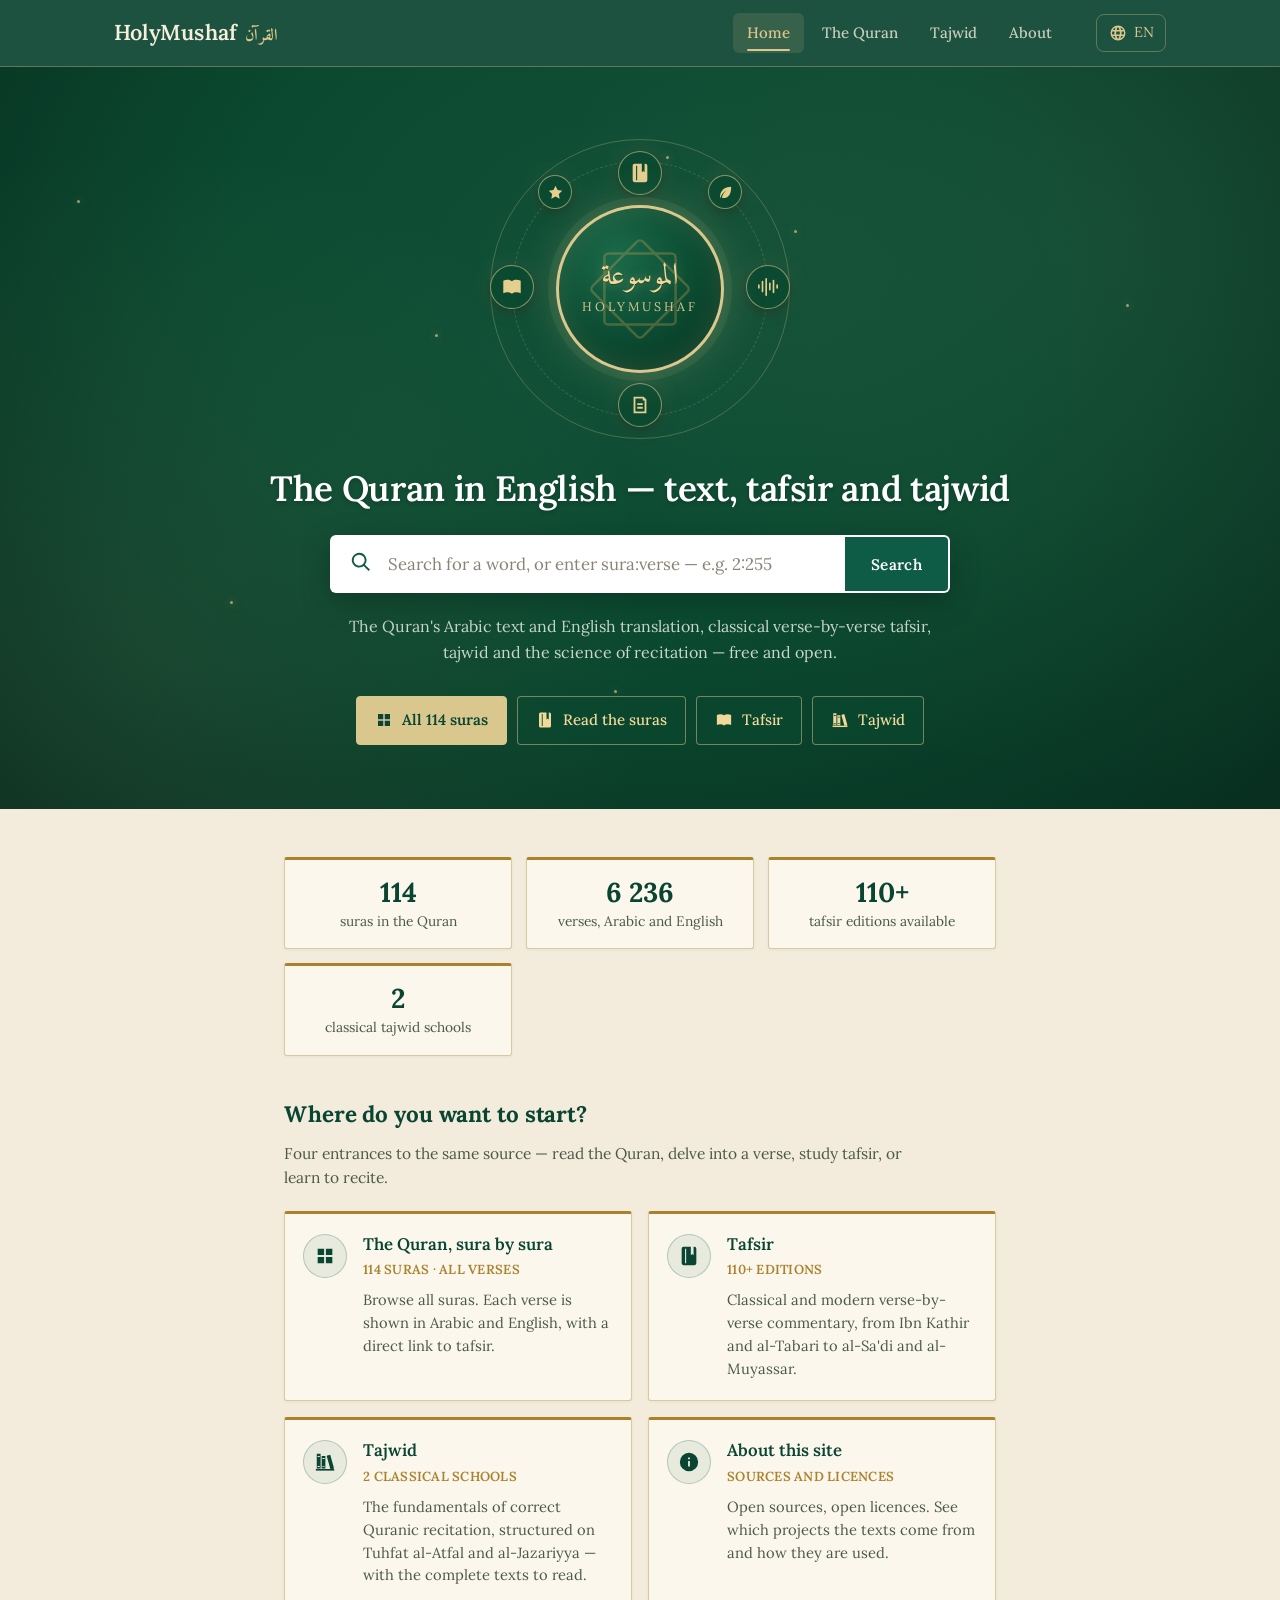
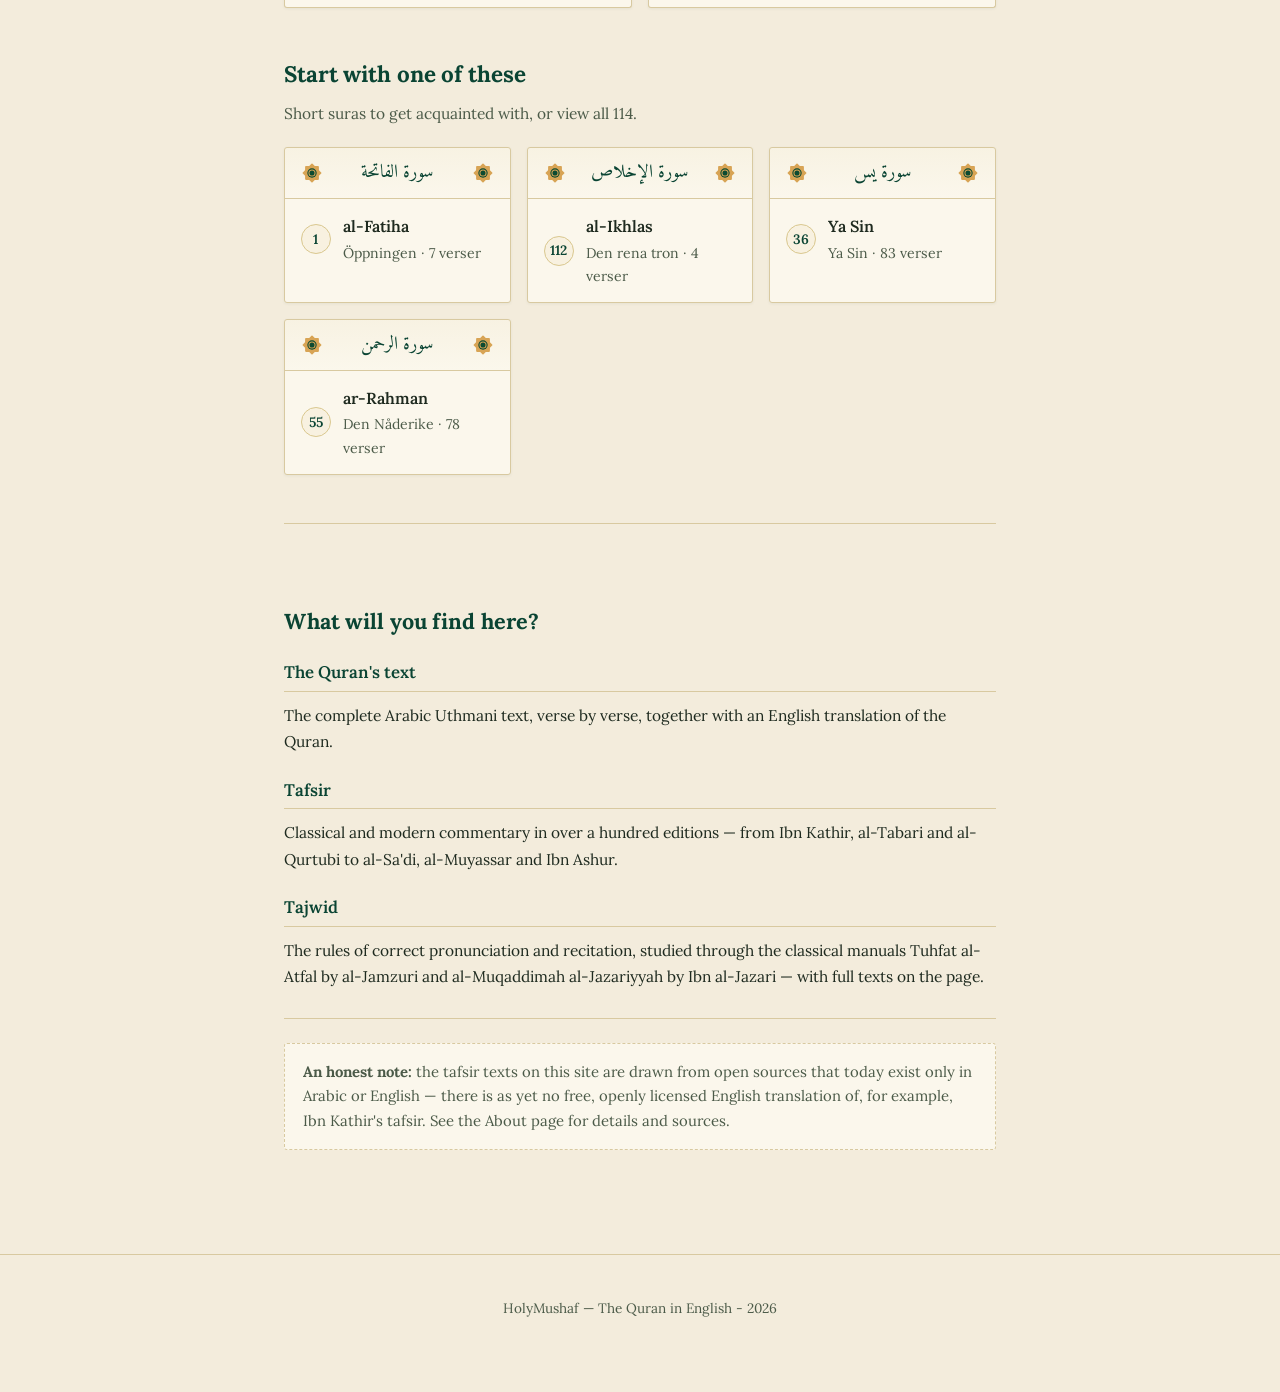
<file: index.html>
<!DOCTYPE html>
<html lang="sv">
<head>
<meta charset="UTF-8">
<meta name="viewport" content="width=device-width, initial-scale=1">
<title>HolyMushaf — Koranen med tafsir och tajwid</title>
<meta name="description" content="Koranens fullständiga text på arabiska och svenska, klassisk tafsir och tajwidlära, samlat på ett ställe.">
<link rel="icon" href="data:,">
<link rel="preconnect" href="https://fonts.googleapis.com">
<link rel="preconnect" href="https://fonts.gstatic.com" crossorigin>
<link href="https://fonts.googleapis.com/css2?family=Amiri:ital,wght@0,400;0,700;1,400&family=Lora:ital,wght@0,400;0,500;0,600;1,400&display=swap" rel="stylesheet">
<link rel="stylesheet" href="css/style.css">
</head>
<body class="home">

<header class="site-header">
  <div class="header-inner">
    <div class="site-name">HolyMushaf <span class="arabic">القرآن</span></div>
    <nav class="main-nav">
      <a href="index.html" class="current" data-i18n="nav.home">Hem</a>
      <a href="quran.html" data-i18n="nav.quran">Koranen</a>
      <a href="tajwid.html" data-i18n="nav.tajwid">Tajwid</a>
      <a href="om.html" data-i18n="nav.about">Om sidan</a>
    </nav>

    <!-- Language switcher, top right -->
    <div class="lang-switcher">
      <button id="lang-btn" class="lang-btn" type="button" aria-haspopup="true" aria-expanded="false"
              data-i18n-aria="lang.label" aria-label="Språk">
        <svg viewBox="0 0 24 24" width="18" height="18" aria-hidden="true">
          <path fill="currentColor" d="M12 2a10 10 0 1 0 0 20 10 10 0 0 0 0-20zm6.9 6h-2.6a15.6 15.6 0 0 0-1.3-3.4A8 8 0 0 1 18.9 8zM12 4.1c.8 1 1.5 2.4 1.9 3.9h-3.8c.4-1.5 1.1-2.9 1.9-3.9zM4.3 14a8 8 0 0 1 0-4h3a17 17 0 0 0 0 4h-3zm.8 2h2.6c.3 1.2.8 2.4 1.3 3.4A8 8 0 0 1 5.1 16zm2.6-8H5.1a8 8 0 0 1 3.9-3.4A15.6 15.6 0 0 0 7.7 8zM12 19.9c-.8-1-1.5-2.4-1.9-3.9h3.8c-.4 1.5-1.1 2.9-1.9 3.9zm2.3-5.9H9.7a15 15 0 0 1 0-4h4.6a15 15 0 0 1 0 4zm.7 5.4c.5-1 1-2.2 1.3-3.4h2.6a8 8 0 0 1-3.9 3.4zm1.7-5.4a17 17 0 0 0 0-4h3a8 8 0 0 1 0 4h-3z"/>
        </svg>
        <span id="lang-current">SV</span>
      </button>
      <ul id="lang-menu" class="lang-menu" hidden>
        <li><button type="button" data-lang="sv">Svenska</button></li>
        <li><button type="button" data-lang="en">English</button></li>
        <li><button type="button" data-lang="ar">العربية</button></li>
        <li><button type="button" data-lang="fr">Français</button></li>
        <li><button type="button" data-lang="de">Deutsch</button></li>
        <li><button type="button" data-lang="es">Español</button></li>
        <li><button type="button" data-lang="tr">Türkçe</button></li>
        <li><button type="button" data-lang="ur">اردو</button></li>
        <li><button type="button" data-lang="id">Bahasa Indonesia</button></li>
      </ul>
    </div>
  </div>
</header>

<section class="home-hero" aria-labelledby="hero-h">
  <div class="hero-stars" aria-hidden="true">
    <i style="left:6%;  top:18%; animation-delay:0s;    animation-duration:5.4s"></i>
    <i style="left:18%; top:72%; animation-delay:-1.2s; animation-duration:6.8s"></i>
    <i style="left:34%; top:36%; animation-delay:-2.6s; animation-duration:5.0s"></i>
    <i style="left:48%; top:84%; animation-delay:-0.8s; animation-duration:7.2s"></i>
    <i style="left:62%; top:22%; animation-delay:-3.4s; animation-duration:6.0s"></i>
    <i style="left:74%; top:66%; animation-delay:-1.8s; animation-duration:5.6s"></i>
    <i style="left:88%; top:32%; animation-delay:-4.2s; animation-duration:6.4s"></i>
    <i style="left:52%; top:12%; animation-delay:-2.0s; animation-duration:7.6s"></i>
  </div>

  <div class="home-hero-inner">
    <div class="hero-logo" aria-hidden="true">
      <span class="hero-ring hero-ring-1"></span>
      <span class="hero-ring hero-ring-2"></span>

      <span class="hero-orb orb-book">
        <svg viewBox="0 0 24 24"><path fill="currentColor" d="M6 2h12a2 2 0 0 1 2 2v16a2 2 0 0 1-2 2H6a2 2 0 0 1-2-2V4a2 2 0 0 1 2-2zm1.7 2v16h1.2V4H7.7zM14 2v9.2l1.5-1.3 1.5 1.3V2h-3z"/></svg>
      </span>
      <span class="hero-orb orb-tafsir">
        <svg viewBox="0 0 24 24"><path fill="currentColor" d="M2.5 5.2C3.9 4.5 5.4 4.2 7 4.2c1.9 0 3.6.5 5 1.5 1.4-1 3.1-1.5 5-1.5 1.6 0 3.1.3 4.5 1v13.6c-1.4-.7-2.9-1-4.5-1-1.9 0-3.6.5-5 1.5-1.4-1-3.1-1.5-5-1.5-1.6 0-3.1.3-4.5 1V5.2zm8.9 1.4h1.2v12.2h-1.2V6.6z"/></svg>
      </span>
      <span class="hero-orb orb-audio">
        <svg viewBox="0 0 24 24"><path fill="currentColor" d="M2 10v3M6 6v11M10 3v18M14 8v7M18 5v13M22 10v3" stroke="currentColor" stroke-width="1.8" fill="none" stroke-linecap="round"/></svg>
      </span>
      <span class="hero-orb orb-cards">
        <svg viewBox="0 0 24 24"><path fill="currentColor" d="M5 3h11l3 3v15H5zm2 2v14h10V7h-2V5zm2 5h6v2H9zm0 4h6v2H9z"/></svg>
      </span>
      <span class="hero-orb orb-star">
        <svg viewBox="0 0 24 24"><path fill="currentColor" d="M12 2.5l2.9 6.1 6.6.9-4.8 4.7 1.2 6.6L12 17.6 6.1 20.8l1.2-6.6-4.8-4.7 6.6-.9z"/></svg>
      </span>
      <span class="hero-orb orb-leaf">
        <svg viewBox="0 0 24 24"><path fill="currentColor" d="M20 4c-8 0-14 4-15.5 11.5-.4 2 .1 3.6.6 4.5.6-3.8 3.1-8.1 8.4-11.2-4 3.3-6 7-6.5 10.6 1.1.4 2.6.6 4.2.4C17.9 18.8 20 11.7 20 4z"/></svg>
      </span>

      <div class="hero-medal">
        <div class="hero-medal-inner">
          <svg class="hero-medal-orn" viewBox="0 0 64 64" aria-hidden="true">
            <g fill="none" stroke="#d8a455" stroke-width="1.2">
              <rect x="15" y="15" width="34" height="34" rx="2"></rect>
              <rect x="15" y="15" width="34" height="34" rx="2" transform="rotate(45 32 32)"></rect>
            </g>
          </svg>
          <div class="hero-medal-text">
            <span class="hero-medal-ar arabic">الموسوعة</span>
            <span class="hero-medal-sub">HolyMushaf</span>
          </div>
        </div>
      </div>
    </div>

    <h1 id="hero-h" class="home-hero-title" data-i18n="hero.title">
      Koranen på svenska — text, tafsir och tajwid
    </h1>

    <form class="home-search" role="search" action="search.html" method="get" autocomplete="off">
      <label class="sr-only" for="home-q" data-i18n="hero.search.label">Sök i Koranen</label>
      <svg class="home-search-icon" viewBox="0 0 24 24" aria-hidden="true">
        <path d="M10 2a8 8 0 1 0 4.9 14.3l5.4 5.4 1.4-1.4-5.4-5.4A8 8 0 0 0 10 2zm0 2a6 6 0 1 1 0 12 6 6 0 0 1 0-12z"/>
      </svg>
      <input id="home-q" name="q" type="search"
             data-i18n-placeholder="hero.search.placeholder"
             placeholder="Sök på ett ord, eller ange sura:vers — t.ex. 2:255"
             aria-autocomplete="list"
             aria-controls="home-search-panel"
             aria-expanded="false">
      <button type="submit" class="home-search-btn" data-i18n="hero.search.button">Sök</button>
      <div class="search-panel" id="home-search-panel" role="listbox" hidden></div>
    </form>

    <p class="home-hero-tag" data-i18n="hero.tagline">
      Koranens arabiska text och svenska tolkning, klassisk tafsir vers för vers,
      tajwid och läran om recitation — fritt och öppet.
    </p>

    <nav class="home-cta" aria-label="Snabbval">
      <a class="home-cta-btn primary" href="quran.html">
        <svg viewBox="0 0 24 24" aria-hidden="true"><path fill="currentColor" d="M4 4h7v7H4zm9 0h7v7h-7zM4 13h7v7H4zm9 0h7v7h-7z"/></svg>
        <span data-i18n="cta.allSuras">Alla 114 suror</span>
      </a>
      <a class="home-cta-btn" href="sura.html?sura=1">
        <svg viewBox="0 0 24 24" aria-hidden="true"><path fill="currentColor" d="M6 2h12a2 2 0 0 1 2 2v16a2 2 0 0 1-2 2H6a2 2 0 0 1-2-2V4a2 2 0 0 1 2-2zm1.7 2v16h1.2V4H7.7zM14 2v9.2l1.5-1.3 1.5 1.3V2h-3z"/></svg>
        <span data-i18n="cta.readSuras">Läs surorna</span>
      </a>
      <a class="home-cta-btn" href="sura.html?sura=1">
        <svg viewBox="0 0 24 24" aria-hidden="true"><path fill="currentColor" d="M2.5 5.2C3.9 4.5 5.4 4.2 7 4.2c1.9 0 3.6.5 5 1.5 1.4-1 3.1-1.5 5-1.5 1.6 0 3.1.3 4.5 1v13.6c-1.4-.7-2.9-1-4.5-1-1.9 0-3.6.5-5 1.5-1.4-1-3.1-1.5-5-1.5-1.6 0-3.1.3-4.5 1V5.2zm8.9 1.4h1.2v12.2h-1.2V6.6z"/></svg>
        <span data-i18n="cta.tafsir">Tafsir</span>
      </a>
      <a class="home-cta-btn" href="tajwid.html">
        <svg viewBox="0 0 24 24" aria-hidden="true"><path fill="currentColor" d="M3 3h4.2v16H3zm.9 2.4v1.1h2.4V5.4zm0 11v1.1h2.4v-1.1zM8.4 5.5h4v13.5h-4zm.8 2.2v1h2.4v-1zm0 8.6v1h2.4v-1zM13.8 5.2l3.9-1.1 4.2 14.9-3.9 1.1z"/><path fill="currentColor" d="M2 19.6h20v1.8H2z"/></svg>
        <span data-i18n="cta.tajwid">Tajwid</span>
      </a>
    </nav>

  </div>
</section>

<main class="wide">

  <section class="stats-row" aria-label="Innehåll i korthet">
    <ul class="stats-list">
      <li><a href="quran.html"><b>114</b><span data-i18n="stats.suras">suror i Koranen</span></a></li>
      <li><a href="quran.html"><b>6&nbsp;236</b><span data-i18n="stats.verses">verser, arabiska och svenska</span></a></li>
      <li><a href="sura.html?sura=1"><b>110+</b><span data-i18n="stats.tafsir">tafsirutgåvor tillgängliga</span></a></li>
      <li><a href="tajwid.html"><b>2</b><span data-i18n="stats.tajwid">klassiska tajwidläroverk</span></a></li>
    </ul>
  </section>

  <section class="doors-section" aria-labelledby="doors-h">
    <header class="section-head">
      <h2 id="doors-h" data-i18n="section.doors.title">Var vill du börja?</h2>
      <p class="section-sub" data-i18n="section.doors.sub">
        Fyra ingångar till samma källa — läs Koranen, fördjupa dig i en vers,
        studera tafsir eller lär dig recitera.
      </p>
    </header>

    <ul class="doors">
      <li>
        <a class="door" href="quran.html">
          <span class="door-icon" aria-hidden="true">
            <svg viewBox="0 0 24 24"><path fill="currentColor" d="M4 4h7v7H4zm9 0h7v7h-7zM4 13h7v7H4zm9 0h7v7h-7z"/></svg>
          </span>
          <span class="door-body">
            <b data-i18n="door.quran.title">Koranen, sura för sura</b>
            <em data-i18n="door.quran.em">114 suror · alla verser</em>
            <span data-i18n="door.quran.body">Bläddra bland alla suror. Varje vers visas på arabiska och svenska, med en direktlänk vidare till tafsir.</span>
          </span>
        </a>
      </li>

      <li>
        <a class="door" href="sura.html?sura=1">
          <span class="door-icon" aria-hidden="true">
            <svg viewBox="0 0 24 24"><path fill="currentColor" d="M6 2h12a2 2 0 0 1 2 2v16a2 2 0 0 1-2 2H6a2 2 0 0 1-2-2V4a2 2 0 0 1 2-2zm1.7 2v16h1.2V4H7.7zM14 2v9.2l1.5-1.3 1.5 1.3V2h-3z"/></svg>
          </span>
          <span class="door-body">
            <b data-i18n="door.tafsir.title">Tafsir</b>
            <em data-i18n="door.tafsir.em">110+ utgåvor</em>
            <span data-i18n="door.tafsir.body">Klassisk och modern vers-för-vers-tolkning, från Ibn Kathir och al-Tabari till al-Sa'di och al-Muyassar.</span>
          </span>
        </a>
      </li>

      <li>
        <a class="door" href="tajwid.html">
          <span class="door-icon" aria-hidden="true">
            <svg viewBox="0 0 24 24"><path fill="currentColor" d="M3 3h4.2v16H3zm.9 2.4v1.1h2.4V5.4zm0 11v1.1h2.4v-1.1zM8.4 5.5h4v13.5h-4zm.8 2.2v1h2.4v-1zm0 8.6v1h2.4v-1zM13.8 5.2l3.9-1.1 4.2 14.9-3.9 1.1z"/><path fill="currentColor" d="M2 19.6h20v1.8H2z"/></svg>
          </span>
          <span class="door-body">
            <b data-i18n="door.tajwid.title">Tajwid</b>
            <em data-i18n="door.tajwid.em">2 klassiska läroverk</em>
            <span data-i18n="door.tajwid.body">Grunderna i korrekt koranrecitation, strukturerat efter Tuhfat al-Atfal och al-Jazariyya — med fullständiga texter att läsa.</span>
          </span>
        </a>
      </li>

      <li>
        <a class="door" href="om.html">
          <span class="door-icon" aria-hidden="true">
            <svg viewBox="0 0 24 24"><path fill="currentColor" d="M12 2a10 10 0 1 0 0 20 10 10 0 0 0 0-20zm1 15h-2v-6h2zm0-8h-2V7h2z"/></svg>
          </span>
          <span class="door-body">
            <b data-i18n="door.about.title">Om sidan</b>
            <em data-i18n="door.about.em">Källor och licenser</em>
            <span data-i18n="door.about.body">Öppna källor, öppna licenser. Se vilka projekt texterna kommer från och hur de används.</span>
          </span>
        </a>
      </li>
    </ul>
  </section>

  <section class="featured-section" aria-labelledby="featured-h">
    <header class="section-head">
      <h2 id="featured-h" data-i18n="section.featured.title">Börja med en av dessa</h2>
      <p class="section-sub" data-i18n="section.featured.sub">
        Korta suror att bekanta sig med, eller se alla 114.
      </p>
    </header>

    <ul class="featured-suras">
      <li>
        <a class="sura-h" href="sura.html?sura=1">
          <svg class="orn" viewBox="0 0 64 64" aria-hidden="true" focusable="false">
            <g fill="#d8a455">
              <rect x="15" y="15" width="34" height="34" rx="2"></rect>
              <rect x="15" y="15" width="34" height="34" rx="2" transform="rotate(45 32 32)"></rect>
            </g>
            <circle cx="32" cy="32" r="11.5" fill="#0b4a31"></circle>
            <circle cx="32" cy="32" r="7.5" fill="none" stroke="#d8a455" stroke-width="2.5"></circle>
          </svg>
          <span>سورة الفاتحة</span>
          <svg class="orn" viewBox="0 0 64 64" aria-hidden="true" focusable="false">
            <g fill="#d8a455">
              <rect x="15" y="15" width="34" height="34" rx="2"></rect>
              <rect x="15" y="15" width="34" height="34" rx="2" transform="rotate(45 32 32)"></rect>
            </g>
            <circle cx="32" cy="32" r="11.5" fill="#0b4a31"></circle>
            <circle cx="32" cy="32" r="7.5" fill="none" stroke="#d8a455" stroke-width="2.5"></circle>
          </svg>
        </a>
        <div class="sura-body">
          <span class="surah-num">1</span>
          <span class="surah-names">
            <span class="translit">al-Fatiha</span>
            <span class="swedish">Öppningen · 7 verser</span>
          </span>
        </div>
      </li>

      <li>
        <a class="sura-h" href="sura.html?sura=112">
          <svg class="orn" viewBox="0 0 64 64" aria-hidden="true" focusable="false">
            <g fill="#d8a455">
              <rect x="15" y="15" width="34" height="34" rx="2"></rect>
              <rect x="15" y="15" width="34" height="34" rx="2" transform="rotate(45 32 32)"></rect>
            </g>
            <circle cx="32" cy="32" r="11.5" fill="#0b4a31"></circle>
            <circle cx="32" cy="32" r="7.5" fill="none" stroke="#d8a455" stroke-width="2.5"></circle>
          </svg>
          <span>سورة الإخلاص</span>
          <svg class="orn" viewBox="0 0 64 64" aria-hidden="true" focusable="false">
            <g fill="#d8a455">
              <rect x="15" y="15" width="34" height="34" rx="2"></rect>
              <rect x="15" y="15" width="34" height="34" rx="2" transform="rotate(45 32 32)"></rect>
            </g>
            <circle cx="32" cy="32" r="11.5" fill="#0b4a31"></circle>
            <circle cx="32" cy="32" r="7.5" fill="none" stroke="#d8a455" stroke-width="2.5"></circle>
          </svg>
        </a>
        <div class="sura-body">
          <span class="surah-num">112</span>
          <span class="surah-names">
            <span class="translit">al-Ikhlas</span>
            <span class="swedish">Den rena tron · 4 verser</span>
          </span>
        </div>
      </li>

      <li>
        <a class="sura-h" href="sura.html?sura=36">
          <svg class="orn" viewBox="0 0 64 64" aria-hidden="true" focusable="false">
            <g fill="#d8a455">
              <rect x="15" y="15" width="34" height="34" rx="2"></rect>
              <rect x="15" y="15" width="34" height="34" rx="2" transform="rotate(45 32 32)"></rect>
            </g>
            <circle cx="32" cy="32" r="11.5" fill="#0b4a31"></circle>
            <circle cx="32" cy="32" r="7.5" fill="none" stroke="#d8a455" stroke-width="2.5"></circle>
          </svg>
          <span>سورة يس</span>
          <svg class="orn" viewBox="0 0 64 64" aria-hidden="true" focusable="false">
            <g fill="#d8a455">
              <rect x="15" y="15" width="34" height="34" rx="2"></rect>
              <rect x="15" y="15" width="34" height="34" rx="2" transform="rotate(45 32 32)"></rect>
            </g>
            <circle cx="32" cy="32" r="11.5" fill="#0b4a31"></circle>
            <circle cx="32" cy="32" r="7.5" fill="none" stroke="#d8a455" stroke-width="2.5"></circle>
          </svg>
        </a>
        <div class="sura-body">
          <span class="surah-num">36</span>
          <span class="surah-names">
            <span class="translit">Ya Sin</span>
            <span class="swedish">Ya Sin · 83 verser</span>
          </span>
        </div>
      </li>

      <li>
        <a class="sura-h" href="sura.html?sura=55">
          <svg class="orn" viewBox="0 0 64 64" aria-hidden="true" focusable="false">
            <g fill="#d8a455">
              <rect x="15" y="15" width="34" height="34" rx="2"></rect>
              <rect x="15" y="15" width="34" height="34" rx="2" transform="rotate(45 32 32)"></rect>
            </g>
            <circle cx="32" cy="32" r="11.5" fill="#0b4a31"></circle>
            <circle cx="32" cy="32" r="7.5" fill="none" stroke="#d8a455" stroke-width="2.5"></circle>
          </svg>
          <span>سورة الرحمن</span>
          <svg class="orn" viewBox="0 0 64 64" aria-hidden="true" focusable="false">
            <g fill="#d8a455">
              <rect x="15" y="15" width="34" height="34" rx="2"></rect>
              <rect x="15" y="15" width="34" height="34" rx="2" transform="rotate(45 32 32)"></rect>
            </g>
            <circle cx="32" cy="32" r="11.5" fill="#0b4a31"></circle>
            <circle cx="32" cy="32" r="7.5" fill="none" stroke="#d8a455" stroke-width="2.5"></circle>
          </svg>
        </a>
        <div class="sura-body">
          <span class="surah-num">55</span>
          <span class="surah-names">
            <span class="translit">ar-Rahman</span>
            <span class="swedish">Den Nåderike · 78 verser</span>
          </span>
        </div>
      </li>
    </ul>
  </section>

  <section class="framed" aria-labelledby="om-sidan">
    <h2 id="om-sidan" data-i18n="about.heading">Vad hittar du här?</h2>

    <dl class="feature-list">
      <dt data-i18n="about.dt.text">Koranens text</dt>
      <dd data-i18n="about.dd.text">
        Den fullständiga arabiska Uthmani-texten, vers för vers, tillsammans med
        Knut Bernströms svenska tolkning — den mest spridda fullständiga svenska
        Korantolkningen.
      </dd>

      <dt data-i18n="about.dt.tafsir">Tafsir</dt>
      <dd data-i18n="about.dd.tafsir">
        Klassisk och modern kommentarlitteratur i över hundra utgåvor — från
        Ibn Kathir, al-Tabari och al-Qurtubi till al-Sa'di, al-Muyassar och
        Ibn Ashur. Varje utgåva förklarar versernas sammanhang, orsak till
        uppenbarelse och juridiska eller språkliga poänger.
      </dd>

      <dt data-i18n="about.dt.tajwid">Tajwid</dt>
      <dd data-i18n="about.dd.tajwid">
        Reglerna för korrekt uttal och recitation, genomgångna utifrån strukturen
        i de klassiska läroverken Tuhfat al-Atfal av al-Jamzuri och
        al-Muqaddimah al-Jazariyyah av Ibn al-Jazari — med de
        fullständiga texterna att läsa direkt på sidan.
      </dd>
    </dl>
  </section>

  <aside class="notice" role="note">
    <strong data-i18n="notice.title">En ärlig notering:</strong>
    <span data-i18n="notice.body">tafsir-texterna på den här sidan hämtas från öppna källor som i dag bara finns på arabiska eller engelska — det finns ännu ingen fri, öppet licensierad svensk översättning av till exempel Ibn Kathirs tafsir. Se Om sidan för detaljer och källor.</span>
  </aside>

</main>

<footer>
  <p>
  <span data-i18n="footer.text">HolyMushaf — Koranen på svenska - 2026</span>
  </p>
</footer>

<script src="js/surah-data.js"></script>
<script src="js/i18n.js"></script>

<script>
/* ============================================================
   Live-sökpanel — robust mot CORS
   ============================================================ */
(function(){
  const form  = document.querySelector(".home-search");
  const input = document.getElementById("home-q");
  const panel = document.getElementById("home-search-panel");
  if(!form || !input || !panel) return;

  const SURAH_TOTAL = 114;

  const SURAH_ROMAN = {
    1:"al-Fatiha", 2:"al-Baqara", 3:"al-Imran", 4:"an-Nisa",
    5:"al-Ma'ida", 6:"al-An'am", 7:"al-A'raf", 8:"al-Anfal",
    9:"at-Tawba", 10:"Yunus", 11:"Hud", 12:"Yusuf",
    13:"ar-Ra'd", 14:"Ibrahim", 15:"al-Hijr", 16:"an-Nahl",
    17:"al-Isra", 18:"al-Kahf", 19:"Maryam", 20:"Ta-Ha",
    21:"al-Anbiya", 22:"al-Hajj", 23:"al-Mu'minun", 24:"an-Nur",
    25:"al-Furqan", 26:"ash-Shu'ara", 27:"an-Naml", 28:"al-Qasas",
    29:"al-Ankabut", 30:"ar-Rum", 31:"Luqman", 32:"as-Sajda",
    33:"al-Ahzab", 34:"Saba", 35:"Fatir", 36:"Ya-Sin", 37:"as-Saffat",
    38:"Sad", 39:"az-Zumar", 40:"Ghafir", 41:"Fussilat", 42:"ash-Shura",
    43:"az-Zukhruf", 44:"ad-Dukhan", 45:"al-Jathiya", 46:"al-Ahqaf",
    47:"Muhammad", 48:"al-Fath", 49:"al-Hujurat", 50:"Qaf",
    51:"adh-Dhariyat", 52:"at-Tur", 53:"an-Najm", 54:"al-Qamar",
    55:"ar-Rahman", 56:"al-Waqi'a", 57:"al-Hadid", 58:"al-Mujadila",
    59:"al-Hashr", 60:"al-Mumtahana", 61:"as-Saff", 62:"al-Jumu'a",
    63:"al-Munafiqun", 64:"at-Taghabun", 65:"at-Talaq", 66:"at-Tahrim",
    67:"al-Mulk", 68:"al-Qalam", 69:"al-Haqqa", 70:"al-Ma'arij",
    71:"Nuh", 72:"al-Jinn", 73:"al-Muzzammil", 74:"al-Muddaththir",
    75:"al-Qiyama", 76:"al-Insan", 77:"al-Mursalat", 78:"an-Naba",
    79:"an-Nazi'at", 80:"Abasa", 81:"at-Takwir", 82:"al-Infitar",
    83:"al-Mutaffifin", 84:"al-Inshiqaq", 85:"al-Buruj", 86:"at-Tariq",
    87:"al-A'la", 88:"al-Ghashiya", 89:"al-Fajr", 90:"al-Balad",
    91:"ash-Shams", 92:"al-Lail", 93:"ad-Duha", 94:"ash-Sharh",
    95:"at-Tin", 96:"al-Alaq", 97:"al-Qadr", 98:"al-Bayyina",
    99:"az-Zalzala", 100:"al-Adiyat", 101:"al-Qari'a", 102:"at-Takathur",
    103:"al-Asr", 104:"al-Humaza", 105:"al-Fil", 106:"Quraish",
    107:"al-Ma'un", 108:"al-Kawthar", 109:"al-Kafirun", 110:"an-Nasr",
    111:"al-Masad", 112:"al-Ikhlas", 113:"al-Falaq", 114:"an-Nas"
  };

  function parseRef(q){
    const m = q.match(/^(\d{1,3})\s*[:.\s]\s*(\d{1,3})$/);
    if(!m) return null;
    const s = +m[1], a = +m[2];
    return (s >= 1 && s <= SURAH_TOTAL && a >= 1) ? { sura: s, ayah: a } : null;
  }

  function matchSurahs(q){
    const needle = q.toLowerCase().trim();
    if(!needle) return [];

    if(/^\d{1,3}$/.test(needle)){
      const n = +needle;
      if(n >= 1 && n <= SURAH_TOTAL){
        return [{
          type: "sura", sura: n,
          label: `${n}. ${SURAH_ROMAN[n] || ""}`.trim(),
          sub: (typeof SURAH_SV !== "undefined" && SURAH_SV[n]) || ""
        }];
      }
    }

    const out = [];
    for(let n = 1; n <= SURAH_TOTAL; n++){
      const roman = (SURAH_ROMAN[n] || "").toLowerCase();
      const sv = (typeof SURAH_SV !== "undefined" && SURAH_SV[n] ? SURAH_SV[n] : "").toLowerCase();
      if(roman.startsWith(needle) || roman.includes(needle) || sv.includes(needle)){
        out.push({
          type: "sura", sura: n,
          label: `${n}. ${SURAH_ROMAN[n]}`,
          sub: (typeof SURAH_SV !== "undefined" && SURAH_SV[n]) || ""
        });
      }
      if(out.length >= 4) break;
    }
    return out;
  }

  async function tryJson(url){
    try{
      const r = await fetch(url, { mode: "cors" });
      if(!r.ok) return null;
      return await r.json();
    }catch{ return null; }
  }

  async function fetchVerses(q){
    if(q.length < 3) return [];

    const cleanQ = encodeURIComponent(q.trim());
    const edition = (window.HM && window.HM.quranEdition) || "sv.bernstrom";
    const direct = `https://api.alquran.cloud/v1/search/${cleanQ}/all/${edition}`;

    let data = await tryJson(direct);
    if(!data){
      data = await tryJson(`https://corsproxy.io/?${encodeURIComponent(direct)}`);
    }
    if(!data){
      data = await tryJson(`https://api.allorigins.win/raw?url=${encodeURIComponent(direct)}`);
    }

    if(!data || data.code !== 200 || !data.data) return [];

    return (data.data.matches || []).slice(0, 6).map(m => ({
      type: "verse",
      sura: m.surah.number,
      ayah: m.numberInSurah,
      text: m.text,
      roman: SURAH_ROMAN[m.surah.number] || m.surah.englishName,
      sv: (typeof SURAH_SV !== "undefined" && SURAH_SV[m.surah.number]) || ""
    }));
  }

  function esc(s){
    return String(s).replace(/[&<>"']/g, c => ({
      "&":"&amp;","<":"&lt;",">":"&gt;",'"':"&quot;","'":"&#39;"
    })[c]);
  }

  function highlight(text, q){
    const safe = esc(text);
    if(!q) return safe;
    const pat = q.replace(/[.*+?^${}()|[\]\\]/g, "\\$&");
    try{
      return safe.replace(new RegExp(`(${pat})`, "gi"), "<mark>$1</mark>");
    }catch{ return safe; }
  }

  function sectionHead(txt){
    const el = document.createElement("div");
    el.className = "sp-head";
    el.textContent = txt;
    return el;
  }

  function suraRow(it, q){
    const a = document.createElement("a");
    a.className = "sp-row";
    a.href = `sura.html?sura=${it.sura}`;
    a.setAttribute("role", "option");
    a.innerHTML = `
      <span class="sp-ic" aria-hidden="true">§</span>
      <span class="sp-tx">
        <span class="sp-la">${highlight(it.label, q)}</span>
        <span class="sp-su">${esc(it.sub)}</span>
      </span>`;
    return a;
  }

  function verseRow(it, q){
    const a = document.createElement("a");
    a.className = "sp-row";
    a.href = `sura.html?sura=${it.sura}#ayah-${it.ayah}`;
    a.setAttribute("role", "option");
    a.innerHTML = `
      <span class="sp-ic" aria-hidden="true">❝</span>
      <span class="sp-tx">
        <span class="sp-su">${it.sura}. ${esc(it.roman)} · vers ${it.ayah}</span>
        <span class="sp-la">${highlight(it.text, q)}</span>
      </span>`;
    return a;
  }

  function refRow(it){
    const a = document.createElement("a");
    a.className = "sp-row";
    a.href = `sura.html?sura=${it.sura}#ayah-${it.ayah}`;
    a.setAttribute("role", "option");
    a.innerHTML = `
      <span class="sp-ic" aria-hidden="true">→</span>
      <span class="sp-tx">
        <span class="sp-la">Gå till ${it.sura}:${it.ayah}</span>
        <span class="sp-su">${esc(SURAH_ROMAN[it.sura] || "")} · ${esc((typeof SURAH_SV !== "undefined" && SURAH_SV[it.sura]) || "")}</span>
      </span>`;
    return a;
  }

  let timer = null;
  let reqSeq = 0;

  function close(){
    panel.hidden = true;
    panel.innerHTML = "";
    input.setAttribute("aria-expanded", "false");
  }

  function open(){
    panel.hidden = false;
    input.setAttribute("aria-expanded", "true");
  }

  async function update(){
    const q = input.value.trim();
    if(!q){ close(); return; }

    const seq = ++reqSeq;

    const ref = parseRef(q);
    const suras = matchSurahs(q);

    panel.innerHTML = "";
    if(ref) panel.appendChild(refRow(ref));
    if(suras.length){
      panel.appendChild(sectionHead("Suror"));
      suras.forEach(s => panel.appendChild(suraRow(s, q)));
    }
    if(panel.children.length) open();

    const verses = await fetchVerses(q);
    if(seq !== reqSeq) return;

    if(verses.length){
      panel.appendChild(sectionHead("Verser"));
      verses.forEach(v => panel.appendChild(verseRow(v, q)));
    }

    const foot = document.createElement("a");
    foot.className = "sp-foot";
    foot.href = `search.html?q=${encodeURIComponent(q)}`;
    foot.textContent = `Sök i hela Koranen efter "${q}" →`;
    panel.appendChild(foot);
    open();
  }

  input.addEventListener("input", () => {
    clearTimeout(timer);
    timer = setTimeout(update, 180);
  });

  input.addEventListener("focus", () => {
    if(input.value.trim()) update();
  });

  input.addEventListener("keydown", e => {
    if(e.key === "Escape") close();
  });

  document.addEventListener("click", e => {
    if(!form.contains(e.target)) close();
  });

  // Re-run the search when the language changes (edition may differ)
  document.addEventListener("hm:langchange", () => {
    if(input.value.trim()) update();
  });
})();
</script>

</body>
</html>
</file>
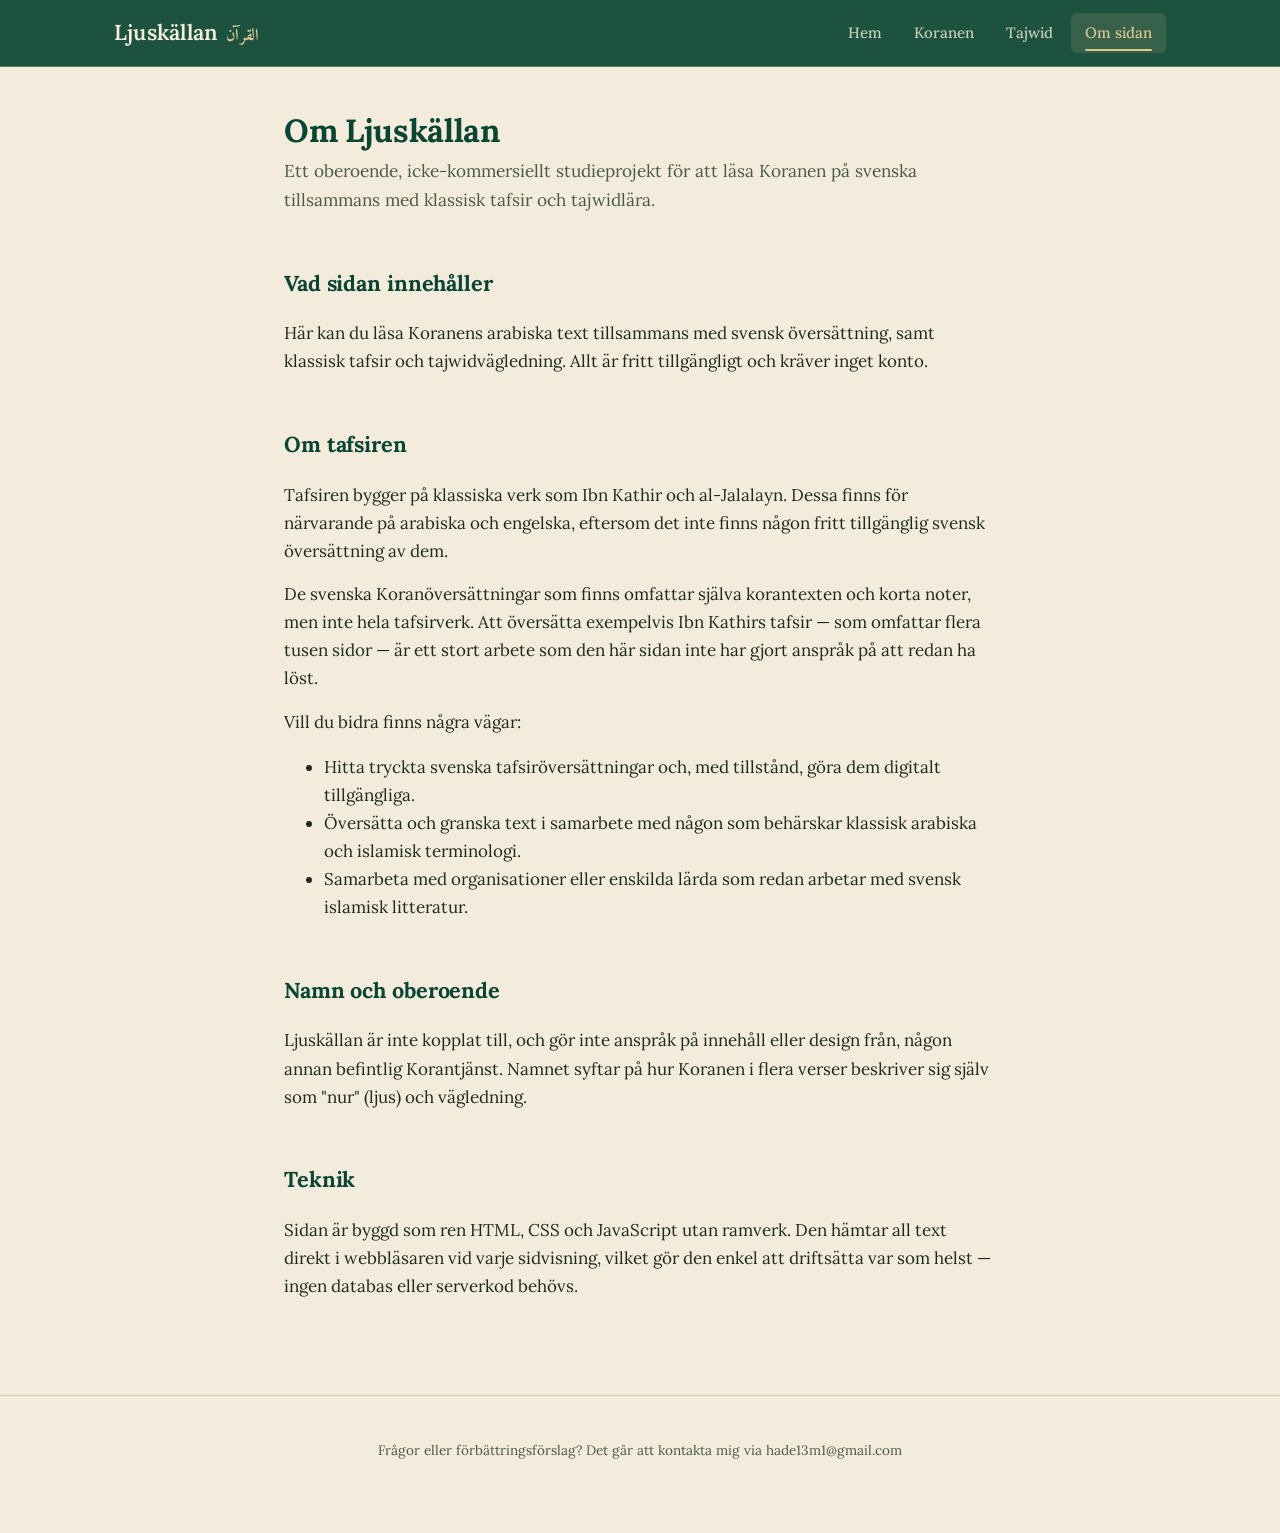
<file: om.html>
<!DOCTYPE html>
<html lang="sv">
<head>
<meta charset="UTF-8">
<meta name="viewport" content="width=device-width, initial-scale=1">
<title>Om sidan | Ljuskällan</title>
<link rel="icon" href="data:,">
<link rel="stylesheet" href="css/style.css">
</head>
<body>

<header class="site-header">
  <div class="header-inner">
    <div class="site-name">Ljuskällan <span class="arabic">القرآن</span></div>
    <nav class="main-nav">
      <a href="index.html">Hem</a>
      <a href="quran.html">Koranen</a>
      <a href="tajwid.html">Tajwid</a>
      <a href="om.html" class="current">Om sidan</a>
    </nav>
  </div>
</header>

<main>
  <h1>Om Ljuskällan</h1>
  <p class="lede">Ett oberoende, icke-kommersiellt studieprojekt för att läsa Koranen på svenska tillsammans med klassisk tafsir och tajwidlära.</p>

  <h2>Vad sidan innehåller</h2>
  <p>Här kan du läsa Koranens arabiska text tillsammans med svensk översättning, samt klassisk tafsir och tajwidvägledning. Allt är fritt tillgängligt och kräver inget konto.</p>

  <h2>Om tafsiren</h2>
  <p>Tafsiren bygger på klassiska verk som Ibn Kathir och al-Jalalayn. Dessa finns för närvarande på arabiska och engelska, eftersom det inte finns någon fritt tillgänglig svensk översättning av dem.</p>
  <p>De svenska Koranöversättningar som finns omfattar själva korantexten och korta noter, men inte hela tafsirverk. Att översätta exempelvis Ibn Kathirs tafsir — som omfattar flera tusen sidor — är ett stort arbete som den här sidan inte har gjort anspråk på att redan ha löst.</p>
  <p>Vill du bidra finns några vägar:</p>
  <ul>
    <li>Hitta tryckta svenska tafsiröversättningar och, med tillstånd, göra dem digitalt tillgängliga.</li>
    <li>Översätta och granska text i samarbete med någon som behärskar klassisk arabiska och islamisk terminologi.</li>
    <li>Samarbeta med organisationer eller enskilda lärda som redan arbetar med svensk islamisk litteratur.</li>
  </ul>

  <h2>Namn och oberoende</h2>
  <p>Ljuskällan är inte kopplat till, och gör inte anspråk på innehåll eller design från, någon annan befintlig Korantjänst. Namnet syftar på hur Koranen i flera verser beskriver sig själv som "nur" (ljus) och vägledning.</p>

  <h2>Teknik</h2>
  <p>Sidan är byggd som ren HTML, CSS och JavaScript utan ramverk. Den hämtar all text direkt i webbläsaren vid varje sidvisning, vilket gör den enkel att driftsätta var som helst — ingen databas eller serverkod behövs.</p>
</main>

<footer>
  <p>Frågor eller förbättringsförslag? Det går att kontakta mig via hade13m1@gmail.com </p>
</footer>

</body>
</html>
</file>
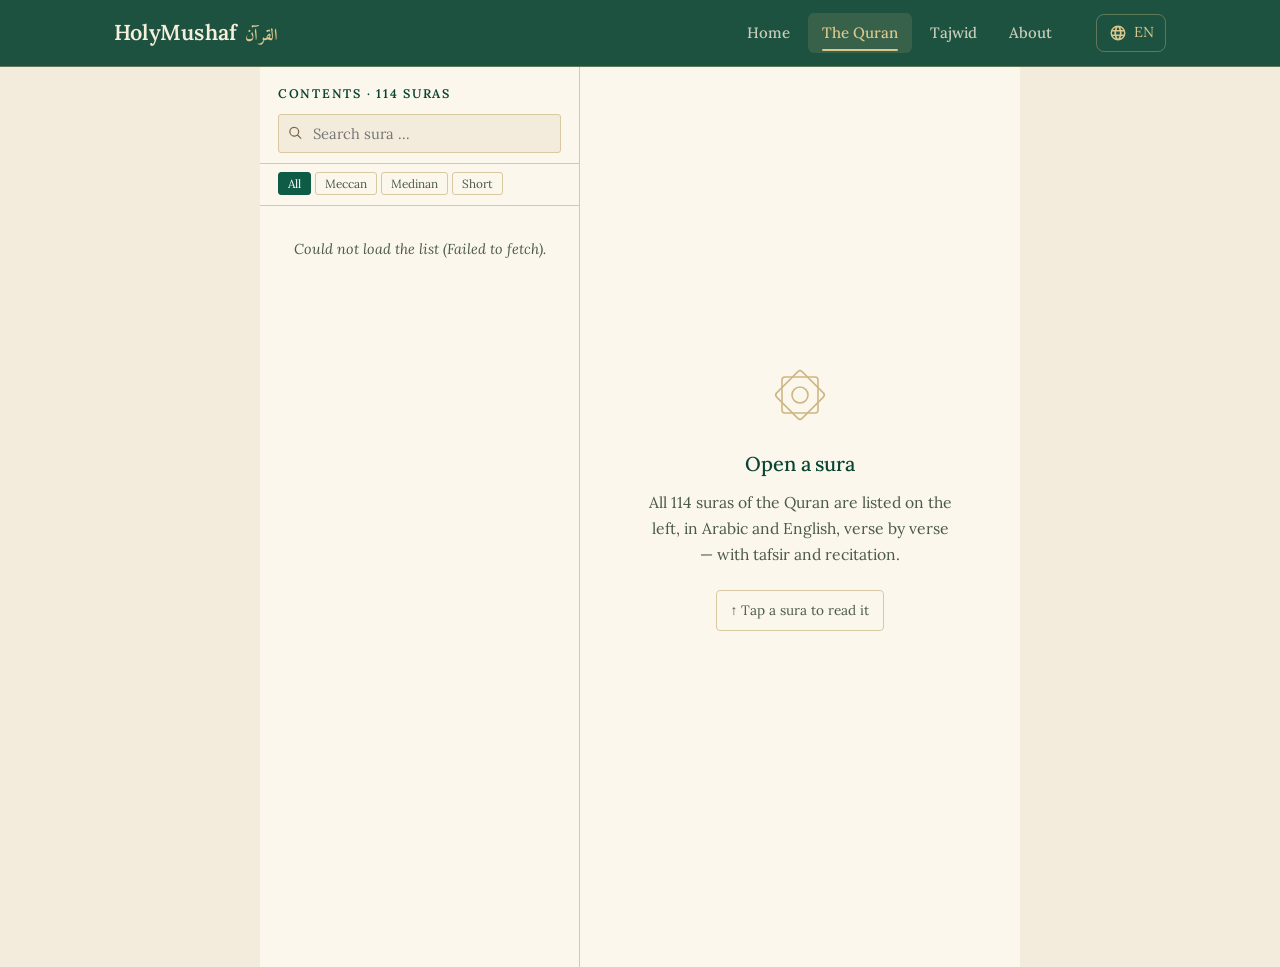
<file: quran.html>
<!DOCTYPE html>
<html lang="sv">
<head>
<meta charset="UTF-8">
<meta name="viewport" content="width=device-width, initial-scale=1">
<title>Koranen — alla 114 suror | HolyMushaf</title>
<link rel="icon" href="data:,">
<link rel="preconnect" href="https://fonts.googleapis.com">
<link rel="preconnect" href="https://fonts.gstatic.com" crossorigin>
<link href="https://fonts.googleapis.com/css2?family=Amiri:ital,wght@0,400;0,700;1,400&family=Lora:ital,wght@0,400;0,500;0,600;1,400&display=swap" rel="stylesheet">
<link rel="stylesheet" href="css/style.css">
<style>
.quran-shell{ display: grid; grid-template-columns: 320px 1fr; gap: 0; max-width: 1180px; margin: 0 auto; min-height: calc(100vh - 100px); }
.toc-panel{ background: var(--paper-card); border-right: 1px solid var(--rule); position: sticky; top: 0; height: 100vh; display: flex; flex-direction: column; overflow: hidden; }
.toc-head{ padding: 16px 18px 10px; border-bottom: 1px solid var(--rule); flex: none; }
.toc-head h2{ margin: 0 0 10px; font-size: 0.78rem; font-weight: 600; letter-spacing: 0.14em; text-transform: uppercase; color: var(--emerald-dark); }
.toc-search{ position: relative; }
.toc-search input{ width: 100%; padding: 9px 12px 9px 34px; font-family: 'Lora', serif; font-size: 0.92rem; color: var(--ink); background: var(--paper); border: 1px solid var(--rule); border-radius: 3px; }
.toc-search input:focus{ outline: 2px solid var(--emerald); outline-offset: 1px; }
.toc-search svg{ position: absolute; left: 10px; top: 50%; transform: translateY(-50%); width: 15px; height: 15px; color: #7a6a4a; pointer-events: none; }
.toc-filter{ display: flex; gap: 4px; padding: 8px 18px 10px; border-bottom: 1px solid var(--rule); flex-wrap: wrap; flex: none; }
.toc-filter button{ background: none; border: 1px solid var(--rule); padding: 3px 9px; font-family: 'Lora', serif; font-size: 0.74rem; color: var(--ink-soft); cursor: pointer; border-radius: 3px; transition: background 0.12s, border-color 0.12s, color 0.12s; }
.toc-filter button:hover{ color: var(--emerald-dark); border-color: var(--gold); }
.toc-filter button.active{ background: var(--emerald); color: #fff; border-color: var(--emerald); }
.toc-list{ list-style: none; margin: 0; padding: 0; overflow-y: auto; flex: 1; min-height: 0; }
.toc-list::-webkit-scrollbar{ width: 8px; }
.toc-list::-webkit-scrollbar-thumb{ background: rgba(216,201,160,0.6); border-radius: 4px; }
.toc-list::-webkit-scrollbar-track{ background: transparent; }
.toc-link{ display: grid; grid-template-columns: 2.4em 1fr auto; grid-template-areas: "num name meta" "num ar meta"; align-items: center; gap: 0 12px; padding: 11px 18px; border-bottom: 1px solid rgba(216,201,160,0.4); text-decoration: none; color: inherit; transition: background 0.12s, box-shadow 0.12s; position: relative; }
.toc-link:last-child{ border-bottom: none; }
.toc-link:hover{ background: rgba(14,92,69,0.06); box-shadow: inset 3px 0 0 var(--emerald); text-decoration: none; }
.toc-link:hover .toc-translit{ color: var(--emerald-dark); }
.toc-link:focus-visible{ outline: 2px solid var(--emerald); outline-offset: -2px; }
.toc-num{ grid-area: num; width: 2em; height: 2em; border: 1px solid var(--gold); border-radius: 50%; display: flex; align-items: center; justify-content: center; font-size: 0.74rem; color: var(--emerald-dark); background: var(--paper-card); align-self: center; transition: background 0.12s; }
.toc-link:hover .toc-num{ background: var(--gold); color: #fff; border-color: var(--gold); }
.toc-name{ grid-area: name; display: flex; flex-direction: column; gap: 1px; min-width: 0; }
.toc-translit{ font-size: 0.95rem; font-weight: 500; color: var(--ink); transition: color 0.12s; white-space: nowrap; overflow: hidden; text-overflow: ellipsis; }
.toc-swedish{ font-size: 0.79rem; color: var(--ink-soft); white-space: nowrap; overflow: hidden; text-overflow: ellipsis; }
.toc-ar{ grid-area: ar; font-family: 'Amiri', serif; font-size: 0.95rem; color: var(--emerald-dark); direction: rtl; text-align: right; white-space: nowrap; overflow: hidden; text-overflow: ellipsis; opacity: 0.85; }
.toc-meta{ grid-area: meta; font-size: 0.72rem; color: var(--ink-soft); text-align: right; white-space: nowrap; letter-spacing: 0.01em; }
.toc-empty{ padding: 32px 18px; text-align: center; color: var(--ink-soft); font-size: 0.9rem; font-style: italic; }
.info-panel{ background: var(--paper-card); padding: 40px 44px 44px; position: sticky; top: 0; height: 100vh; overflow-y: auto; }
.info-empty{ display: flex; flex-direction: column; align-items: center; justify-content: center; min-height: calc(100vh - 120px); text-align: center; color: var(--ink-soft); padding: 40px 24px; }
.info-empty .info-orn{ width: 64px; height: 64px; color: var(--gold); opacity: 0.55; margin-bottom: 20px; }
.info-empty h2{ font-family: 'Lora', serif; font-size: 1.25rem; color: var(--emerald-dark); margin: 0 0 10px; font-weight: 500; }
.info-empty p{ margin: 0; font-size: 0.98rem; max-width: 400px; line-height: 1.65; }
.info-empty .hint{ display: inline-flex; align-items: center; gap: 8px; margin-top: 22px; padding: 8px 14px; border: 1px solid var(--rule); border-radius: 4px; font-size: 0.85rem; color: var(--ink-soft); }
.info-head{ display: flex; align-items: center; gap: 16px; margin-bottom: 4px; }
.info-num{ display: inline-flex; align-items: center; justify-content: center; width: 2.6em; height: 2.6em; border: 1.5px solid var(--gold); border-radius: 50%; font-size: 0.95rem; color: var(--emerald-dark); flex: none; }
.info-title{ font-size: 1.9rem; color: var(--emerald-dark); margin: 0; line-height: 1.15; font-weight: 600; }
.info-ar-title{ font-family: 'Amiri', serif; font-size: 2.1rem; color: var(--emerald-dark); direction: rtl; text-align: right; margin: 14px 0 22px; padding-bottom: 20px; border-bottom: 1px solid var(--rule); }
.info-meta{ display: flex; flex-wrap: wrap; gap: 8px 24px; color: var(--ink-soft); font-size: 0.95rem; margin-bottom: 26px; }
.info-meta span{ display: inline-flex; align-items: baseline; gap: 6px; }
.info-meta b{ color: var(--emerald-dark); font-weight: 600; }
.info-resume{ color: var(--gold); font-weight: 600; }
.info-resume b{ color: var(--emerald-dark); }
.info-desc{ font-size: 1.05rem; color: var(--ink); margin: 0 0 28px; line-height: 1.7; }
.info-desc strong{ color: var(--emerald-dark); }
.info-actions{ display: flex; flex-wrap: wrap; gap: 10px; margin-top: 8px; }
.continue-banner { background: var(--emerald); color: #fff; padding: 12px 20px; display: flex; justify-content: center; align-items: center; box-shadow: 0 2px 8px rgba(0,0,0,0.15); position: sticky; top: 0; z-index: 1000; }
.continue-inner { display: flex; align-items: center; gap: 16px; max-width: 1180px; width: 100%; justify-content: space-between; font-family: 'Lora', serif; font-size: 0.95rem; }
.continue-inner strong { color: var(--gold); }
.continue-actions { display: flex; gap: 8px; align-items: center; }
.continue-banner .btn { background: var(--gold); color: #111; border: none; padding: 5px 12px; border-radius: 3px; text-decoration: none; font-weight: 600; }
.continue-banner .btn-ghost { background: transparent; color: #fff; border: 1px solid rgba(255,255,255,0.4); }
@media (max-width: 900px){ .quran-shell{ grid-template-columns: 1fr; } .toc-panel{ position: static; height: auto; border-right: none; border-bottom: 1px solid var(--rule); } .toc-list{ max-height: 50vh; } .info-panel{ position: static; height: auto; padding: 28px 22px; order: -1; } .info-empty{ min-height: 0; padding: 24px 12px; } .info-ar-title{ font-size: 1.7rem; } .info-title{ font-size: 1.5rem; } }
@media (max-width: 560px){ .toc-link{ padding: 10px 14px; grid-template-columns: 2.2em 1fr auto; gap: 0 10px; } .toc-ar{ display: none; } .toc-translit{ font-size: 0.92rem; } .toc-swedish{ font-size: 0.76rem; } .info-head{ gap: 12px; } .info-title{ font-size: 1.35rem; } .info-ar-title{ font-size: 1.5rem; } }
</style>
</head>
<body>

<header class="site-header">
  <div class="header-inner">
    <div class="site-name">HolyMushaf <span class="arabic">القرآن</span></div>
    <nav class="main-nav">
      <a href="index.html" data-i18n="nav.home">Hem</a>
      <a href="quran.html" class="current" data-i18n="nav.quran">Koranen</a>
      <a href="tajwid.html" data-i18n="nav.tajwid">Tajwid</a>
      <a href="om.html" data-i18n="nav.about">Om sidan</a>
    </nav>

    <div class="lang-switcher">
      <button id="lang-btn" class="lang-btn" type="button" aria-haspopup="true" aria-expanded="false"
              data-i18n-aria="lang.label" aria-label="Språk">
        <svg viewBox="0 0 24 24" width="18" height="18" aria-hidden="true">
          <path fill="currentColor" d="M12 2a10 10 0 1 0 0 20 10 10 0 0 0 0-20zm6.9 6h-2.6a15.6 15.6 0 0 0-1.3-3.4A8 8 0 0 1 18.9 8zM12 4.1c.8 1 1.5 2.4 1.9 3.9h-3.8c.4-1.5 1.1-2.9 1.9-3.9zM4.3 14a8 8 0 0 1 0-4h3a17 17 0 0 0 0 4h-3zm.8 2h2.6c.3 1.2.8 2.4 1.3 3.4A8 8 0 0 1 5.1 16zm2.6-8H5.1a8 8 0 0 1 3.9-3.4A15.6 15.6 0 0 0 7.7 8zM12 19.9c-.8-1-1.5-2.4-1.9-3.9h3.8c-.4 1.5-1.1 2.9-1.9 3.9zm2.3-5.9H9.7a15 15 0 0 1 0-4h4.6a15 15 0 0 1 0 4zm.7 5.4c.5-1 1-2.2 1.3-3.4h2.6a8 8 0 0 1-3.9 3.4zm1.7-5.4a17 17 0 0 0 0-4h3a8 8 0 0 1 0 4h-3z"/>
        </svg>
        <span id="lang-current">SV</span>
      </button>
      <ul id="lang-menu" class="lang-menu" hidden>
        <li><button type="button" data-lang="sv">Svenska</button></li>
        <li><button type="button" data-lang="en">English</button></li>
        <li><button type="button" data-lang="ar">العربية</button></li>
        <li><button type="button" data-lang="fr">Français</button></li>
        <li><button type="button" data-lang="de">Deutsch</button></li>
        <li><button type="button" data-lang="es">Español</button></li>
        <li><button type="button" data-lang="tr">Türkçe</button></li>
        <li><button type="button" data-lang="ur">اردو</button></li>
        <li><button type="button" data-lang="id">Bahasa Indonesia</button></li>
      </ul>
    </div>
  </div>
</header>

<div id="continue-banner" class="continue-banner" style="display: none;">
  <div class="continue-inner">
    <span>
      <span data-i18n="quran.continue.prompt">Vill du fortsätta läsa från</span>
      <strong><span id="cont-title"></span></strong>
      (<span data-i18n="quran.continue.verse">vers</span> <span id="cont-ayah"></span>)?
    </span>
    <div class="continue-actions">
      <a id="cont-link" href="#" class="btn btn-sm" data-i18n="quran.continue.btn">Fortsätt läsa</a>
      <button type="button" id="cont-close" class="btn btn-ghost btn-sm">✕</button>
    </div>
  </div>
</div>

<main style="padding: 0;">
  <div class="quran-shell">

    <aside class="toc-panel" aria-label="Innehållsförteckning">
      <div class="toc-head">
        <h2 data-i18n="quran.toc.head">Innehåll · 114 suror</h2>
        <div class="toc-search">
          <svg viewBox="0 0 24 24" aria-hidden="true">
            <path fill="currentColor" d="M10 2a8 8 0 1 0 4.9 14.3l5.4 5.4 1.4-1.4-5.4-5.4A8 8 0 0 0 10 2zm0 2a6 6 0 1 1 0 12 6 6 0 0 1 0-12z"/>
          </svg>
          <input id="toc-q" type="search"
                 data-i18n-placeholder="quran.toc.search.ph"
                 data-i18n-aria="quran.toc.search.aria"
                 placeholder="Sök sura …" aria-label="Sök sura">
        </div>
      </div>

      <div class="toc-filter" role="tablist" data-i18n-aria="quran.filter.aria" aria-label="Filtrera">
        <button type="button" data-filter="all" class="active" data-i18n="quran.filter.all">Alla</button>
        <button type="button" data-filter="meccan" data-i18n="quran.filter.meccan">Meckanska</button>
        <button type="button" data-filter="medinan" data-i18n="quran.filter.medinan">Medinensiska</button>
        <button type="button" data-filter="short" data-i18n="quran.filter.short">Korta</button>
      </div>

      <ul class="toc-list" id="toc-list" aria-label="Suror">
        <li class="toc-empty" data-i18n="quran.toc.loading">Hämtar suralistan …</li>
      </ul>
    </aside>

    <section class="info-panel" id="info" aria-live="polite">
      <div class="info-empty">
        <svg class="info-orn" viewBox="0 0 64 64" aria-hidden="true">
          <g fill="none" stroke="currentColor" stroke-width="1.6">
            <rect x="14" y="14" width="36" height="36" rx="3"></rect>
            <rect x="14" y="14" width="36" height="36" rx="3" transform="rotate(45 32 32)"></rect>
          </g>
          <circle cx="32" cy="32" r="8" fill="none" stroke="currentColor" stroke-width="1.6"></circle>
        </svg>
        <h2 data-i18n="quran.info.empty.h">Öppna en sura</h2>
        <p data-i18n="quran.info.empty.p">
          Alla Koranens 114 suror finns i listan till vänster, på arabiska och svenska,
          vers för vers — med tafsir och recitation.
        </p>
        <span class="hint" data-i18n="quran.info.empty.hint">↑ Tryck på en sura för att läsa den</span>
      </div>
    </section>

  </div>
</main>

<script src="js/surah-data.js"></script>
<script src="js/app.js"></script>
<script src="js/i18n.js"></script>

<script>
(function(){
  const saved = localStorage.getItem("lj_last_read");
  if (!saved) return;
  try {
    const data = JSON.parse(saved);
    if (data && data.sura && data.ayah) {
      const banner = document.getElementById("continue-banner");
      document.getElementById("cont-title").textContent = data.name || `Sura ${data.sura}`;
      document.getElementById("cont-ayah").textContent = data.ayah;
      document.getElementById("cont-link").href = `sura.html?sura=${data.sura}&ayah=${data.ayah}`;
      banner.style.display = "flex";
      document.getElementById("cont-close").addEventListener("click", () => {
        banner.style.display = "none";
      });
    }
  } catch(e) {}
})();

(async function(){
  const T = (k) => (window.HM && window.HM.t ? window.HM.t(k) : k);
  const D = (n) => {
    const d = window.HM && window.HM.desc;
    return (d && d[n]) ? d[n] : "";
  };

  const listEl   = document.getElementById("toc-list");
  const infoEl   = document.getElementById("info");
  const searchIn = document.getElementById("toc-q");
  const filterBtns = document.querySelectorAll(".toc-filter button");

  let SURAHS = [];
  try {
    SURAHS = await getSurahList();
  } catch(err){
    listEl.innerHTML = `<li class="toc-empty">${T("quran.loadFail")} (${err.message}).</li>`;
    return;
  }

  // Returns the saved ayah for this exact surah number, or null if the
  // saved "last read" position belongs to a different surah (or nothing
  // is saved yet). Reading this once per surah while the list is built
  // means every link — not just the hover info-panel one — points at
  // sura.html?sura=N&ayah=M, defaulting to ayah=1 everywhere else.
  function getSavedAyahFor(suraNum){
    try {
      const saved = localStorage.getItem("lj_last_read");
      if (!saved) return null;
      const data = JSON.parse(saved);
      if (data && data.sura === suraNum && data.ayah) return data.ayah;
    } catch(e) {}
    return null;
  }

  function buildList(){
    listEl.innerHTML = "";
    linkEls.length = 0;

    SURAHS.forEach(s => {
      const li = document.createElement("li");
      const a = document.createElement("a");
      a.className = "toc-link";
      const linkAyah = getSavedAyahFor(s.number) || 1;
      a.href = `sura.html?sura=${s.number}&ayah=${linkAyah}`;
      a.dataset.num   = String(s.number);
      a.dataset.rev   = s.revelationType === "Meccan" ? "meccan" : "medinan";
      a.dataset.ayahs = String(s.numberOfAyahs);
      a.dataset.name  = (s.englishName || "").toLowerCase();
      a.dataset.sv    = (SURAH_SV[s.number] || "").toLowerCase();
      a.innerHTML = `
        <span class="toc-num">${s.number}</span>
        <span class="toc-name">
          <span class="toc-translit">${s.englishName}</span>
          <span class="toc-swedish">${SURAH_SV[s.number] || s.englishNameTranslation}</span>
        </span>
        <span class="toc-ar">${s.name}</span>
        <span class="toc-meta">${s.numberOfAyahs} · ${s.revelationType === "Meccan" ? T("quran.meccan.short") : T("quran.medinan.short")}</span>
      `;
      a.addEventListener("mouseenter", () => showInfo(s));
      a.addEventListener("focus",      () => showInfo(s));
      li.appendChild(a);
      listEl.appendChild(li);
      linkEls.push(a);
    });
  }

  const linkEls = [];

  let lastShown = null;

  function showInfo(s){
    if (lastShown === s.number) return;
    lastShown = s.number;

    const rev = s.revelationType === "Meccan" ? T("quran.rev.meccan") : T("quran.rev.medinan");
    const desc = D(s.number);
    const svName = SURAH_SV[s.number] || s.englishNameTranslation;

    let resumeAyah = null;
    try {
      const saved = localStorage.getItem("lj_last_read");
      if (saved) {
        const data = JSON.parse(saved);
        if (data && data.sura === s.number && data.ayah) resumeAyah = data.ayah;
      }
    } catch(e) {}

    const isResume   = resumeAyah !== null;
    const targetAyah = isResume ? resumeAyah : 1;
    const btnLabel   = isResume ? `${T("quran.btn.resume")} (${T("quran.continue.verse")} ${resumeAyah})` : T("quran.btn.open");

    infoEl.innerHTML = `
      <header class="info-head">
        <span class="info-num">${s.number}</span>
        <h2 class="info-title">${s.englishName}</h2>
      </header>
      <p class="info-ar-title">${s.name}</p>
      <div class="info-meta">
        <span><b>${s.numberOfAyahs}</b> ${T("quran.info.verses")}</span>
        <span>${rev}</span>
        <span>${T("quran.info.numLabel")} <b>${s.number}</b> ${T("quran.info.ofTotal")}</span>
        ${isResume ? `<span class="info-resume">↻ ${T("quran.info.saved")} <b>${resumeAyah}</b></span>` : ""}
      </div>
      <p class="info-desc">
        <strong>${svName}</strong>${desc ? " — " + desc : ""}
      </p>
      <div class="info-actions">
        <a class="btn" href="sura.html?sura=${s.number}&ayah=${targetAyah}">
          ${btnLabel}
          <svg viewBox="0 0 24 24" width="14" height="14" aria-hidden="true" style="vertical-align: middle; margin-left: 6px;">
            <path fill="currentColor" d="M9 5l7 7-7 7z"/>
          </svg>
        </a>
        <a class="btn btn-ghost" href="sura.html?sura=${s.number}#ayah-1">${T("quran.btn.fromOne")}</a>
      </div>
    `;
  }

  let activeFilter = "all";
  let query = "";

  function applyFilter(){
    let visible = 0;
    linkEls.forEach(a => {
      const matchesFilter =
        activeFilter === "all" ||
        a.dataset.rev === activeFilter ||
        (activeFilter === "short" && Number(a.dataset.ayahs) < 30);
      const matchesQuery =
        !query ||
        a.dataset.name.includes(query) ||
        a.dataset.sv.includes(query) ||
        a.dataset.num === query;
      const show = matchesFilter && matchesQuery;
      a.parentElement.style.display = show ? "" : "none";
      if (show) visible++;
    });

    let empty = listEl.querySelector(".toc-empty-dynamic");
    if (!visible){
      if (!empty){
        empty = document.createElement("li");
        empty.className = "toc-empty toc-empty-dynamic";
        listEl.appendChild(empty);
      }
      empty.textContent = T("quran.noMatch");
    } else if (empty){
      empty.remove();
    }
  }

  searchIn.addEventListener("input", () => {
    query = searchIn.value.trim().toLowerCase();
    applyFilter();
  });

  filterBtns.forEach(b => {
    b.addEventListener("click", () => {
      activeFilter = b.dataset.filter;
      filterBtns.forEach(x => x.classList.toggle("active", x === b));
      applyFilter();
    });
  });

  buildList();

  const p = new URLSearchParams(location.search);
  const wanted = parseInt(p.get("sura"), 10);
  if (Number.isInteger(wanted) && wanted >= 1 && wanted <= 114){
    const s = SURAHS.find(x => x.number === wanted);
    const a = linkEls.find(x => Number(x.dataset.num) === wanted);
    if (s) showInfo(s);
    if (a) a.scrollIntoView({ block: "center" });
  }

  document.addEventListener("hm:langchange", () => {
    lastShown = null;
    buildList();
    if (infoEl.querySelector(".info-num")) {
      const currentNum = Number(infoEl.querySelector(".info-num").textContent || 0);
      if (currentNum) {
        const s = SURAHS.find(x => x.number === currentNum);
        if (s) showInfo(s);
      }
    }
    applyFilter();
  });
})();
</script>

</body>
</html>
</file>
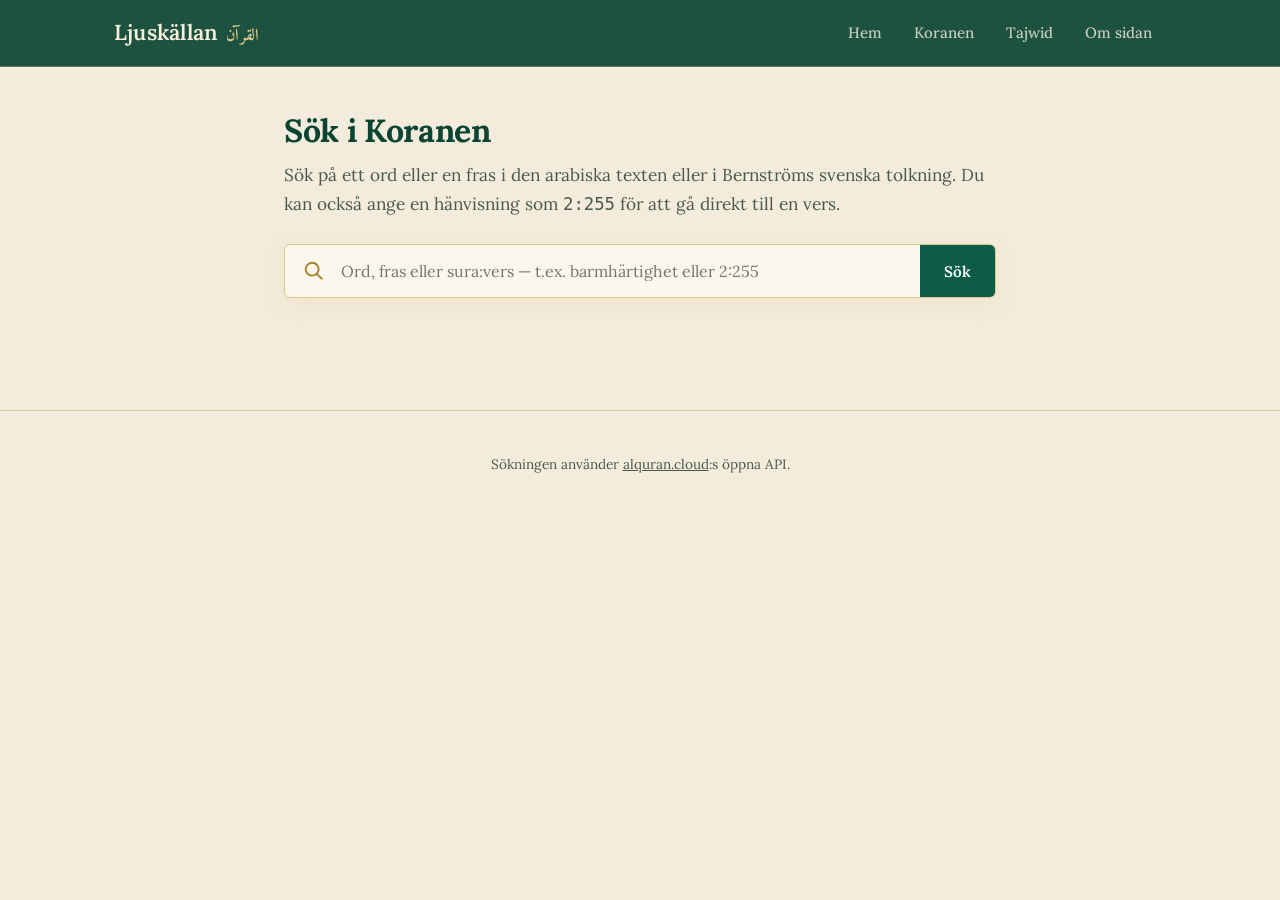
<file: search.html>
<!DOCTYPE html>
<html lang="sv">
<head>
<meta charset="UTF-8">
<meta name="viewport" content="width=device-width, initial-scale=1">
<title>Sök i Koranen | Ljuskällan</title>
<link rel="icon" href="data:,">
<link rel="stylesheet" href="css/style.css">
</head>
<body>

<header class="site-header">
  <div class="header-inner">
    <div class="site-name">Ljuskällan <span class="arabic">القرآن</span></div>
    <nav class="main-nav">
      <a href="index.html">Hem</a>
      <a href="quran.html">Koranen</a>
      <a href="tajwid.html">Tajwid</a>
      <a href="om.html">Om sidan</a>
    </nav>
  </div>
</header>

<main class="wide">

  <header class="page-head">
    <h1>Sök i Koranen</h1>
    <p class="lede">Sök på ett ord eller en fras i den arabiska texten eller i
      Bernströms svenska tolkning. Du kan också ange en hänvisning som
      <code>2:255</code> för att gå direkt till en vers.</p>
  </header>

  <form class="search-bar" id="search-form" role="search" action="search.html" method="get">
    <svg class="search-icon" viewBox="0 0 24 24" aria-hidden="true">
      <path d="M10 2a8 8 0 1 0 4.9 14.3l5.4 5.4 1.4-1.4-5.4-5.4A8 8 0 0 0 10 2zm0 2a6 6 0 1 1 0 12 6 6 0 0 1 0-12z"/>
    </svg>
    <input id="search-q" name="q" type="search"
           placeholder="Ord, fras eller sura:vers — t.ex. barmhärtighet eller 2:255"
           autocomplete="off" autofocus>
    <button type="submit">Sök</button>
  </form>

  <section id="search-status" aria-live="polite"></section>
  <section id="search-results"></section>

</main>

<footer>
  <p>Sökningen använder <a href="https://alquran.cloud" rel="noopener">alquran.cloud</a>:s öppna API.</p>
</footer>

<script src="js/surah-data.js"></script>
<script src="js/app.js"></script>
<script src="js/search.js"></script>
<script>
(async function(){
  const form     = document.getElementById("search-form");
  const input    = document.getElementById("search-q");
  const statusEl = document.getElementById("search-status");
  const results  = document.getElementById("search-results");

  function getQ(){
    const p = new URLSearchParams(location.search);
    return (p.get("q") || "").trim();
  }

  async function run(q){
    if(!q){
      statusEl.innerHTML = "";
      results.innerHTML = "";
      return;
    }
    input.value = q;
    statusEl.innerHTML = `<p class="loading">Söker efter "${escapeHtml(q)}" …</p>`;
    results.innerHTML = "";

    try{
      const { matches, ref, error } = await searchQuran(q);
      if(error){
        statusEl.innerHTML = `<p class="notice">Sökningen misslyckades: ${escapeHtml(error)}</p>`;
        return;
      }
      if(!matches.length){
        statusEl.innerHTML = `<p class="notice">Inga träffar för "${escapeHtml(q)}". Prova ett annat ord eller en hänvisning som <code>2:255</code>.</p>`;
        return;
      }

      statusEl.innerHTML = "";
      if(ref){
        statusEl.appendChild(el("p", { class: "search-summary" },
          `Visar vers ${ref.sura}:${ref.ayah}.`));
      } else {
        statusEl.appendChild(el("p", { class: "search-summary" },
          `${matches.length} ${matches.length === 1 ? "träff" : "träffar"} för "${q}".`));
      }

      const list = el("ul", { class: "search-list" });
      matches.forEach(m => list.appendChild(renderMatch(m, q)));
      results.appendChild(list);
    }catch(err){
      statusEl.innerHTML = `<p class="notice">Sökningen misslyckades: ${escapeHtml(err.message)}</p>`;
    }
  }

  function renderMatch(m, q){
    const title = el("h3", { class: "search-match-h" });
    const link  = el("a", {
      href: `sura.html?sura=${m.sura}#ayah-${m.ayah}`
    }, [
      `${m.sura}. ${m.suraNameSv || m.suraName} — vers ${m.ayah}`
    ]);
    title.appendChild(link);

    const ar = el("p", {
      class: "search-match-ar arabic",
      lang: "ar", dir: "rtl"
    });
    ar.innerHTML = highlightMatch(m.ar, q);

    const sv = el("p", { class: "search-match-sv" });
    sv.innerHTML = highlightMatch(m.sv, q);

    const foot = el("p", { class: "search-match-foot" }, [
      el("a", { href: `tafsir.html?sura=${m.sura}&aya=${m.ayah}` },
        "Läs tafsir för denna vers →")
    ]);

    return el("li", { class: "search-match" }, [title, ar, sv, foot]);
  }

  function escapeHtml(s){
    return String(s).replace(/[&<>"']/g, c => ({
      "&": "&amp;", "<": "&lt;", ">": "&gt;", '"': "&quot;", "'": "&#39;"
    })[c]);
  }

  form.addEventListener("submit", e => {
    e.preventDefault();
    const q = input.value.trim();
    const url = new URL(location.href);
    if(q) url.searchParams.set("q", q); else url.searchParams.delete("q");
    history.pushState(null, "", url);
    run(q);
  });

  window.addEventListener("popstate", () => run(getQ()));

  run(getQ());
})();
</script>
</body>
</html>
</file>
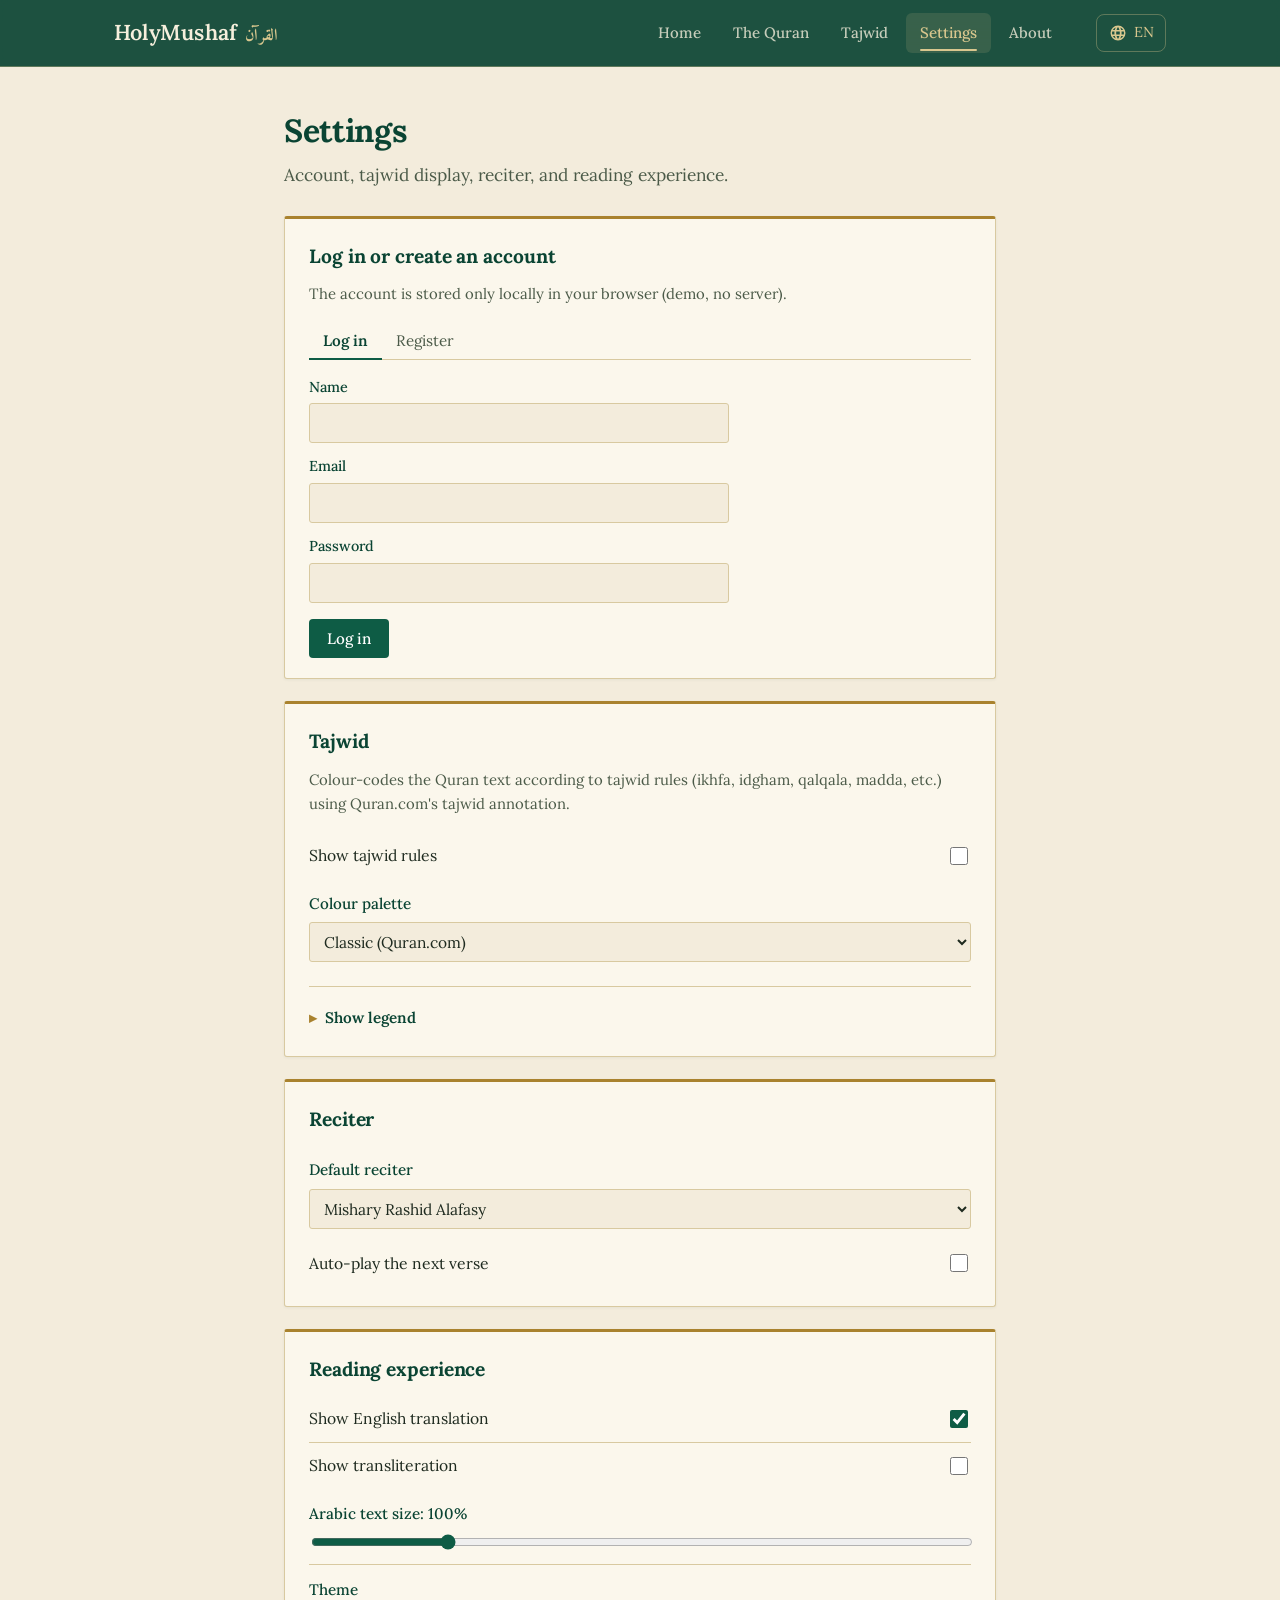
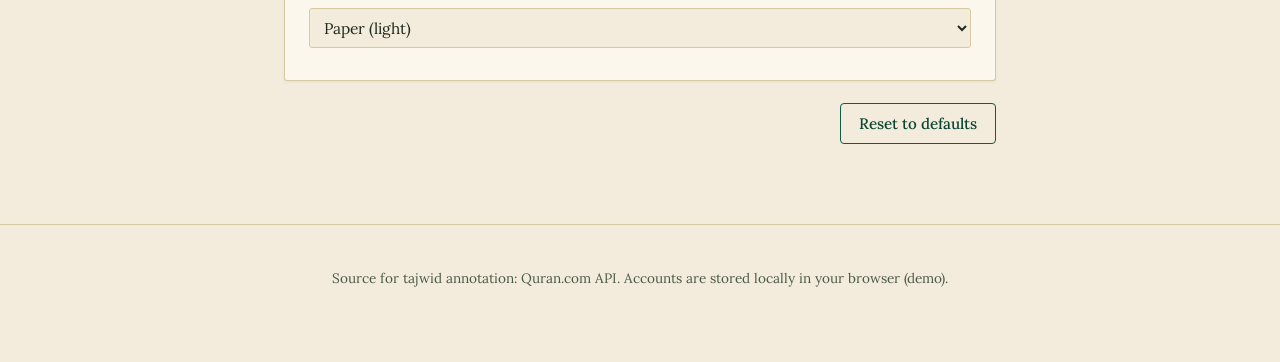
<file: settings.html>
<!DOCTYPE html>
<html lang="sv">
<head>
<meta charset="UTF-8">
<meta name="viewport" content="width=device-width, initial-scale=1">
<title>Inställningar | HolyMushaf</title>
<link rel="icon" href="data:,">
<link rel="stylesheet" href="css/style.css">
</head>
<body class="settings-page">

<header class="site-header">
  <div class="header-inner">
    <div class="site-name">HolyMushaf <span class="arabic">القرآن</span></div>
    <nav class="main-nav">
      <a href="index.html" data-i18n="nav.home">Hem</a>
      <a href="quran.html" data-i18n="nav.quran">Koranen</a>
      <a href="tajwid.html" data-i18n="nav.tajwid">Tajwid</a>
      <a href="settings.html" class="current" data-i18n="nav.settings">Inställningar</a>
      <a href="om.html" data-i18n="nav.about">Om sidan</a>
    </nav>

    <div class="lang-switcher">
      <button id="lang-btn" class="lang-btn" type="button" aria-haspopup="true" aria-expanded="false"
              data-i18n-aria="lang.label" aria-label="Språk">
        <svg viewBox="0 0 24 24" width="18" height="18" aria-hidden="true">
          <path fill="currentColor" d="M12 2a10 10 0 1 0 0 20 10 10 0 0 0 0-20zm6.9 6h-2.6a15.6 15.6 0 0 0-1.3-3.4A8 8 0 0 1 18.9 8zM12 4.1c.8 1 1.5 2.4 1.9 3.9h-3.8c.4-1.5 1.1-2.9 1.9-3.9zM4.3 14a8 8 0 0 1 0-4h3a17 17 0 0 0 0 4h-3zm.8 2h2.6c.3 1.2.8 2.4 1.3 3.4A8 8 0 0 1 5.1 16zm2.6-8H5.1a8 8 0 0 1 3.9-3.4A15.6 15.6 0 0 0 7.7 8zM12 19.9c-.8-1-1.5-2.4-1.9-3.9h3.8c-.4 1.5-1.1 2.9-1.9 3.9zm2.3-5.9H9.7a15 15 0 0 1 0-4h4.6a15 15 0 0 1 0 4zm.7 5.4c.5-1 1-2.2 1.3-3.4h2.6a8 8 0 0 1-3.9 3.4zm1.7-5.4a17 17 0 0 0 0-4h3a8 8 0 0 1 0 4h-3z"/>
        </svg>
        <span id="lang-current">SV</span>
      </button>
      <ul id="lang-menu" class="lang-menu" hidden>
        <li><button type="button" data-lang="sv">Svenska</button></li>
        <li><button type="button" data-lang="en">English</button></li>
        <li><button type="button" data-lang="ar">العربية</button></li>
        <li><button type="button" data-lang="fr">Français</button></li>
        <li><button type="button" data-lang="de">Deutsch</button></li>
        <li><button type="button" data-lang="es">Español</button></li>
        <li><button type="button" data-lang="tr">Türkçe</button></li>
        <li><button type="button" data-lang="ur">اردو</button></li>
        <li><button type="button" data-lang="id">Bahasa Indonesia</button></li>
      </ul>
    </div>
  </div>
</header>

<main>
  <div class="page-head">
    <h1 data-i18n="settings.h1">Inställningar</h1>
    <p class="lede" data-i18n="settings.lede">Konto, tajwid-visning, recitatör och läsupplevelse.</p>
  </div>

  <section class="settings-card">
    <div id="account-view"></div>
  </section>

  <section class="settings-card">
    <h2 data-i18n="settings.tajwid.h2">Tajwid</h2>
    <p class="settings-hint" data-i18n="settings.tajwid.hint">Färgkodar korantexten efter tajwid-regler (ikhfa, idgham, qalqala, madda m.fl.) med hjälp av Quran.com:s tajwid-annotering.</p>

    <label class="settings-row">
      <span class="settings-label" data-i18n="settings.tajwid.enable">Visa tajwid-regler</span>
      <input type="checkbox" id="opt-tajweed">
    </label>

    <div class="settings-field">
      <label for="opt-palette" data-i18n="settings.tajwid.palette">Färgpalett</label>
      <select id="opt-palette">
        <option value="classic" data-i18n="settings.tajwid.palette.classic">Klassisk (Quran.com)</option>
        <option value="muted" data-i18n="settings.tajwid.palette.muted">Dämpad</option>
        <option value="highcontrast" data-i18n="settings.tajwid.palette.contrast">Hög kontrast</option>
      </select>
    </div>

    <details class="legend-fold">
      <summary data-i18n="settings.tajwid.legend">Visa teckenförklaring</summary>
      <ul class="tajweed-legend" id="tajweed-legend"></ul>
    </details>
  </section>

  <section class="settings-card">
    <h2 data-i18n="settings.qari.h2">Recitatör (uppläsare)</h2>
    <div class="settings-field">
      <label for="opt-qari" data-i18n="settings.qari.label">Standard-recitatör</label>
      <select id="opt-qari"></select>
    </div>
    <label class="settings-row">
      <span class="settings-label" data-i18n="settings.qari.autoplay">Automatisk uppspelning av nästa vers</span>
      <input type="checkbox" id="opt-autoplay">
    </label>
  </section>

  <section class="settings-card">
    <h2 data-i18n="settings.reading.h2">Läsupplevelse</h2>

    <label class="settings-row">
      <span class="settings-label" data-i18n="settings.reading.translation">Visa svensk översättning</span>
      <input type="checkbox" id="opt-translation">
    </label>

    <label class="settings-row">
      <span class="settings-label" data-i18n="settings.reading.translit">Visa translitterering</span>
      <input type="checkbox" id="opt-translit">
    </label>

    <div class="settings-field">
      <label for="opt-fontsize">
        <span data-i18n="settings.reading.fontsize">Storlek på arabisk text:</span>
        <span id="fontsize-val">100%</span>
      </label>
      <input type="range" id="opt-fontsize" min="80" max="180" step="5">
    </div>

    <div class="settings-field">
      <label for="opt-theme" data-i18n="settings.reading.theme">Tema</label>
      <select id="opt-theme">
        <option value="paper" data-i18n="settings.reading.theme.paper">Papper (ljust)</option>
        <option value="night" data-i18n="settings.reading.theme.night">Natt (mörkt)</option>
      </select>
    </div>
  </section>

  <div class="settings-actions">
    <button class="btn btn-ghost" id="reset-settings" data-i18n="settings.reset">Återställ till standard</button>
  </div>
</main>

<footer>
  <p data-i18n="settings.footer">Källa för tajwid-annotering: Quran.com API. Konton sparas lokalt i din webbläsare (demo).</p>
</footer>

<script src="js/settings.js"></script>
<script src="js/i18n.js"></script>

<script>
(function(){
  const T = (k) => (window.HM && window.HM.t ? window.HM.t(k) : k);
  const s = LJ.getSettings();

  const qariSel = document.getElementById("opt-qari");
  LJ.QARIS.forEach(q => {
    const o = document.createElement("option");
    o.value = q.id; o.textContent = q.name;
    qariSel.appendChild(o);
  });

  document.getElementById("opt-tajweed").checked     = s.tajweedEnabled;
  document.getElementById("opt-palette").value       = s.tajweedPalette;
  qariSel.value                                      = s.qari;
  document.getElementById("opt-autoplay").checked    = s.reciterAutoplay;
  document.getElementById("opt-translation").checked = s.showTranslation;
  document.getElementById("opt-translit").checked    = s.showTransliteration;
  document.getElementById("opt-theme").value         = s.theme;
  const fs = document.getElementById("opt-fontsize");
  fs.value = s.arabicFontSize;
  document.getElementById("fontsize-val").textContent = s.arabicFontSize + "%";

  document.getElementById("opt-tajweed").addEventListener("change", e => LJ.saveSettings({ tajweedEnabled: e.target.checked }));
  document.getElementById("opt-palette").addEventListener("change", e => LJ.saveSettings({ tajweedPalette: e.target.value }));
  qariSel.addEventListener("change", e => LJ.saveSettings({ qari: e.target.value }));
  document.getElementById("opt-autoplay").addEventListener("change", e => LJ.saveSettings({ reciterAutoplay: e.target.checked }));
  document.getElementById("opt-translation").addEventListener("change", e => LJ.saveSettings({ showTranslation: e.target.checked }));
  document.getElementById("opt-translit").addEventListener("change", e => LJ.saveSettings({ showTransliteration: e.target.checked }));
  document.getElementById("opt-theme").addEventListener("change", e => LJ.saveSettings({ theme: e.target.value }));
  fs.addEventListener("input", e => {
    document.getElementById("fontsize-val").textContent = e.target.value + "%";
    LJ.saveSettings({ arabicFontSize: Number(e.target.value) });
  });

  document.getElementById("reset-settings").addEventListener("click", () => {
    if (!confirm(T("settings.resetConfirm"))) return;
    LJ.resetSettings();
    location.reload();
  });

  const acc = document.getElementById("account-view");
  function escapeHtml(s){ return String(s).replace(/[&<>"']/g, c => ({"&":"&amp;","<":"&lt;",">":"&gt;",'"':"&quot;","'":"&#39;"}[c])); }

  function renderAccount(){
    const u = LJ.currentUser();
    if (u){
      acc.innerHTML = `
        <h2>${escapeHtml(T("settings.account.h2"))}</h2>
        <p>${escapeHtml(T("settings.account.loggedInAs"))} <strong>${escapeHtml(u.name)}</strong> &lt;${escapeHtml(u.email)}&gt;</p>
        <p class="settings-hint">${escapeHtml(T("settings.account.localHint"))}</p>
        <button class="btn btn-ghost" id="logout-btn">${escapeHtml(T("settings.account.logout"))}</button>
      `;
      document.getElementById("logout-btn").addEventListener("click", () => {
        LJ.logoutUser(); renderAccount();
      });
    } else {
      acc.innerHTML = `
        <h2>${escapeHtml(T("settings.account.h2.login"))}</h2>
        <p class="settings-hint">${escapeHtml(T("settings.account.localOnly"))}</p>
        <div class="auth-tabs">
          <button class="auth-tab active" data-tab="login">${escapeHtml(T("settings.account.tab.login"))}</button>
          <button class="auth-tab" data-tab="register">${escapeHtml(T("settings.account.tab.register"))}</button>
        </div>
        <form id="auth-form" class="auth-form" autocomplete="on">
          <div class="auth-field" data-only="register" hidden>
            <label for="au-name">${escapeHtml(T("settings.account.field.name"))}</label>
            <input id="au-name" type="text" autocomplete="name">
          </div>
          <div class="auth-field">
            <label for="au-email">${escapeHtml(T("settings.account.field.email"))}</label>
            <input id="au-email" type="email" required autocomplete="email">
          </div>
          <div class="auth-field">
            <label for="au-pass">${escapeHtml(T("settings.account.field.pass"))}</label>
            <input id="au-pass" type="password" required minlength="6" autocomplete="current-password">
          </div>
          <p class="auth-error" id="au-error" hidden></p>
          <button class="btn" type="submit" id="au-submit">${escapeHtml(T("settings.account.submit.login"))}</button>
        </form>
      `;
      let mode = "login";
      const nameField = acc.querySelector('[data-only="register"]');
      const submit    = acc.querySelector("#au-submit");
      const errEl     = acc.querySelector("#au-error");
      const passEl    = acc.querySelector("#au-pass");

      acc.querySelectorAll(".auth-tab").forEach(t => {
        t.addEventListener("click", () => {
          mode = t.dataset.tab;
          acc.querySelectorAll(".auth-tab").forEach(x => x.classList.toggle("active", x === t));
          nameField.hidden = mode !== "register";
          submit.textContent = mode === "register" ? T("settings.account.submit.register") : T("settings.account.submit.login");
          passEl.autocomplete = mode === "register" ? "new-password" : "current-password";
          errEl.hidden = true;
        });
      });

      acc.querySelector("#auth-form").addEventListener("submit", ev => {
        ev.preventDefault();
        errEl.hidden = true;
        try {
          if (mode === "register"){
            LJ.registerUser(
              acc.querySelector("#au-email").value,
              acc.querySelector("#au-pass").value,
              acc.querySelector("#au-name").value
            );
          } else {
            LJ.loginUser(
              acc.querySelector("#au-email").value,
              acc.querySelector("#au-pass").value
            );
          }
          renderAccount();
        } catch (err){
          errEl.textContent = err.message;
          errEl.hidden = false;
        }
      });
    }
  }

  const LEGEND = [
    ["ham_wasl",          "Hamzat al-wasl"],
    ["laam_shamsiyah",    "Lām shamsiyyah"],
    ["madda_normal",      "Madda (normal)"],
    ["madda_permissible", "Madda (tillåten)"],
    ["madda_necessary",   "Madda (nödvändig)"],
    ["madda_obligatory",  "Madda (obligatorisk)"],
    ["qalaqah",           "Qalqala"],
    ["ikhafa",            "Ikhfā’"],
    ["ikhafa_shafawi",    "Ikhfā’ shafawī"],
    ["idgham_ghunnah",    "Idghām med ghunnah"],
    ["idgham_wo_ghunnah", "Idghām utan ghunnah"],
    ["idgham_shafawi",    "Idghām shafawī"],
    ["iqlab",             "Iqlāb"],
    ["tafkhim",           "Tafkhīm"],
    ["silent",            "Tyst bokstav"]
  ];
  const ul = document.getElementById("tajweed-legend");
  LEGEND.forEach(([cls, label]) => {
    const li = document.createElement("li");
    li.innerHTML = `<span class="tj-sample rule-${cls}" lang="ar" dir="rtl">ـ</span> <span>${label}</span>`;
    ul.appendChild(li);
  });

  renderAccount();

  document.addEventListener("hm:langchange", renderAccount);
})();
</script>
</body>
</html>
</file>
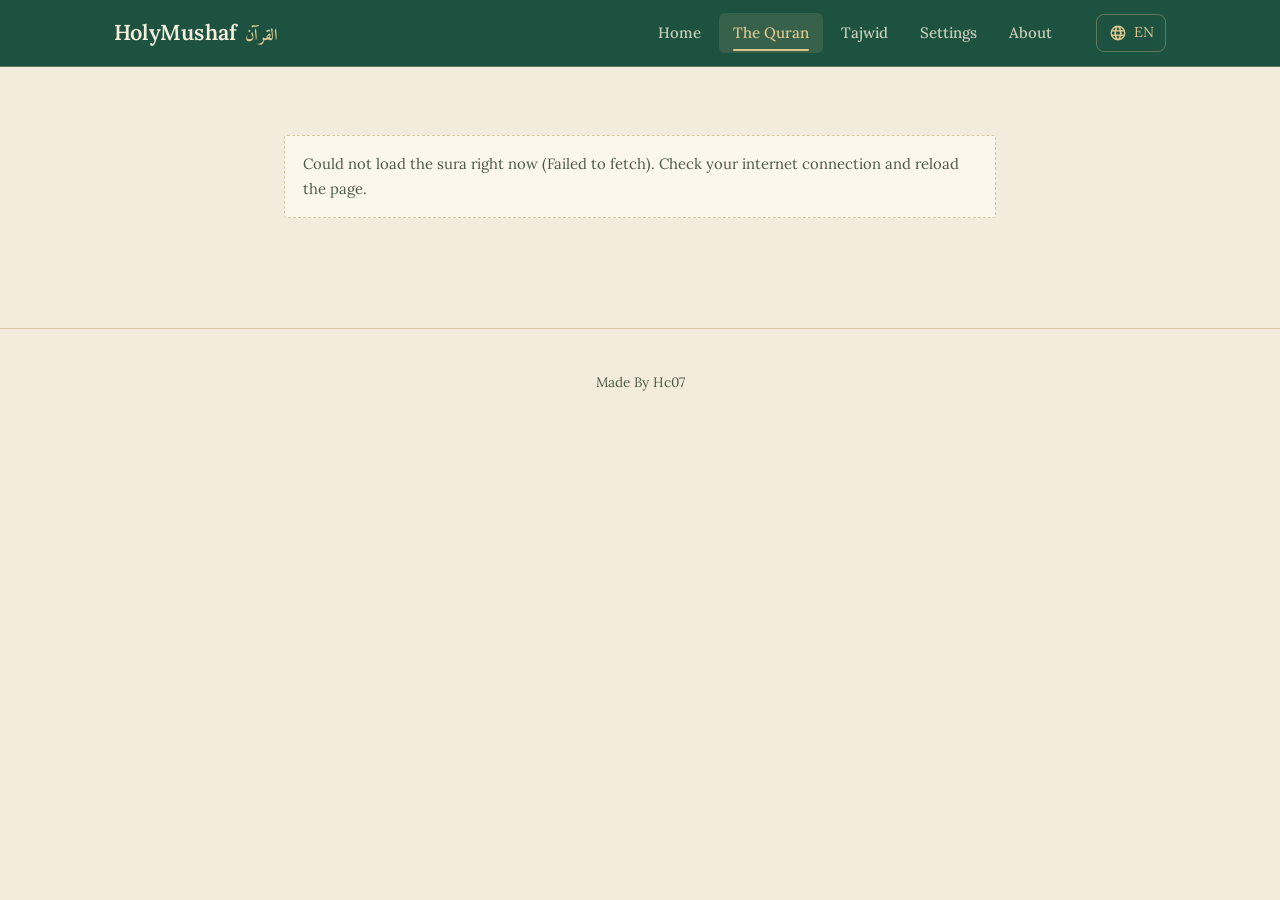
<file: sura.html>
<!DOCTYPE html>
<html lang="sv">
<head>
<meta charset="UTF-8">
<meta name="viewport" content="width=device-width, initial-scale=1">
<title>Sura | HolyMushaf</title>
<link rel="icon" href="data:,">
<link rel="stylesheet" href="css/style.css">
<style>
/* Brief pulse so a deep link (?ayah=N) is obvious when it lands. */
@keyframes lj-ayah-pulse {
  0%   { box-shadow: 0 0 0 0 rgba(14,92,69,0.35); }
  100% { box-shadow: 0 0 0 14px rgba(14,92,69,0); }
}
.ayah.lj-deeplink-target { animation: lj-ayah-pulse 1.1s ease-out 2; border-radius: 6px; }
</style>
</head>
<body>

<header class="site-header">
  <div class="header-inner">
    <div class="site-name">HolyMushaf <span class="arabic">القرآن</span></div>
    <nav class="main-nav">
      <a href="index.html" data-i18n="nav.home">Hem</a>
      <a href="quran.html" class="current" data-i18n="nav.quran">Koranen</a>
      <a href="tajwid.html" data-i18n="nav.tajwid">Tajwid</a>
      <a href="settings.html" data-i18n="nav.settings">Inställningar</a>
      <a href="om.html" data-i18n="nav.about">Om sidan</a>
    </nav>

    <div class="lang-switcher">
      <button id="lang-btn" class="lang-btn" type="button" aria-haspopup="true" aria-expanded="false"
              data-i18n-aria="lang.label" aria-label="Språk">
        <svg viewBox="0 0 24 24" width="18" height="18" aria-hidden="true">
          <path fill="currentColor" d="M12 2a10 10 0 1 0 0 20 10 10 0 0 0 0-20zm6.9 6h-2.6a15.6 15.6 0 0 0-1.3-3.4A8 8 0 0 1 18.9 8zM12 4.1c.8 1 1.5 2.4 1.9 3.9h-3.8c.4-1.5 1.1-2.9 1.9-3.9zM4.3 14a8 8 0 0 1 0-4h3a17 17 0 0 0 0 4h-3zm.8 2h2.6c.3 1.2.8 2.4 1.3 3.4A8 8 0 0 1 5.1 16zm2.6-8H5.1a8 8 0 0 1 3.9-3.4A15.6 15.6 0 0 0 7.7 8zM12 19.9c-.8-1-1.5-2.4-1.9-3.9h3.8c-.4 1.5-1.1 2.9-1.9 3.9zm2.3-5.9H9.7a15 15 0 0 1 0-4h4.6a15 15 0 0 1 0 4zm.7 5.4c.5-1 1-2.2 1.3-3.4h2.6a8 8 0 0 1-3.9 3.4zm1.7-5.4a17 17 0 0 0 0-4h3a8 8 0 0 1 0 4h-3z"/>
        </svg>
        <span id="lang-current">SV</span>
      </button>
      <ul id="lang-menu" class="lang-menu" hidden>
        <li><button type="button" data-lang="sv">Svenska</button></li>
        <li><button type="button" data-lang="en">English</button></li>
        <li><button type="button" data-lang="ar">العربية</button></li>
        <li><button type="button" data-lang="fr">Français</button></li>
        <li><button type="button" data-lang="de">Deutsch</button></li>
        <li><button type="button" data-lang="es">Español</button></li>
        <li><button type="button" data-lang="tr">Türkçe</button></li>
        <li><button type="button" data-lang="ur">اردو</button></li>
        <li><button type="button" data-lang="id">Bahasa Indonesia</button></li>
      </ul>
    </div>
  </div>
</header>

<main>
  <div id="head"><p class="loading" data-i18n="sura.loading">Hämtar sura …</p></div>
  <div id="ayahs"></div>
  <div class="pager" id="pager"></div>
</main>

<footer>
  <p data-i18n="sura.footer">Made By Hc07</p>
</footer>

<div id="player-bar" class="player-bar" hidden aria-hidden="true">
  <div class="player-inner">
    <div class="player-controls">
      <button class="player-btn" id="pb-prev" type="button" data-i18n-aria="sura.player.prev" title="Föregående vers"><svg viewBox="0 0 24 24" width="18" height="18"><path fill="currentColor" d="M6 6h2v12H6zM9.5 12l8.5 6V6z"/></svg></button>
      <button class="player-btn player-btn-main" id="pb-toggle" type="button" data-i18n-aria="sura.player.playpause" title="Spela/Pausa"><svg viewBox="0 0 24 24" width="20" height="20"><path fill="currentColor" d="M8 5v14l11-7z"/></svg></button>
      <button class="player-btn" id="pb-next" type="button" data-i18n-aria="sura.player.next" title="Nästa vers"><svg viewBox="0 0 24 24" width="18" height="18"><path fill="currentColor" d="M16 6h2v12h-2zM6 6v12l8.5-6z"/></svg></button>
    </div>
    <div class="player-center">
      <div class="player-label"><span class="player-title" id="pb-title">—</span><span class="player-sub" id="pb-sub">—</span></div>
      <div class="player-scrub-wrap">
        <span class="player-time" id="pb-time-cur">0:00</span>
        <input type="range" class="player-scrub" id="pb-scrub" min="0" max="1000" value="0" step="1">
        <span class="player-time" id="pb-time-dur">0:00</span>
      </div>
    </div>
    <div class="player-extras">
      <button class="player-btn player-btn-sm" id="pb-speed" type="button"><span id="pb-speed-label">1.0×</span></button>
      <button class="player-btn player-btn-sm" id="pb-vol" type="button"><svg viewBox="0 0 24 24" width="16" height="16"><path fill="currentColor" d="M4 9v6h4l5 4V5L8 9H4zm12.5 3a4.5 4.5 0 0 0-2.5-4v8a4.5 4.5 0 0 0 2.5-4z"/></svg></button>
      <button class="player-btn player-btn-sm" id="pb-close" type="button"><svg viewBox="0 0 24 24" width="16" height="16"><path fill="currentColor" d="M18.3 5.7 12 12l6.3 6.3-1.4 1.4L10.6 13.4 4.3 19.7 2.9 18.3 9.2 12 2.9 5.7 4.3 4.3l6.3 6.3 6.3-6.3z"/></svg></button>
    </div>
  </div>
</div>

<script src="js/surah-data.js"></script>
<script src="js/settings.js"></script>
<script src="js/tajweed.js"></script>
<script src="js/app.js"></script>
<script src="js/i18n.js"></script>
<script>
/* ---------- Basmala stripper ---------- */
(function(){
  const DIACRITICS_RE = /[\u0610-\u061A\u064B-\u065F\u0670\u06D6-\u06ED\u08D4-\u08E1\u08E3-\u08FF]/g;
  const ALEF_RE = /[أإٱآ]/g;
  function stripDiacritics(s){ return s.replace(DIACRITICS_RE, "").replace(ALEF_RE, "ا"); }
  const BASMALA_SKELETON = "بسماللهالرحمنالرحيم";
  function stripLeadingBasmala(text){
    const stripped = stripDiacritics(text).replace(/\s+/g, "");
    if(!stripped.startsWith(BASMALA_SKELETON)) return { basmala: null, rest: text };
    let consumed = 0, i = 0;
    for(; i < text.length && consumed < BASMALA_SKELETON.length; i++){
      const ch = text[i];
      if(DIACRITICS_RE.test(ch)){ DIACRITICS_RE.lastIndex = 0; continue; }
      if(/\s/.test(ch)) continue;
      consumed++;
    }
    while(i < text.length && /\s/.test(text[i])) i++;
    return { basmala: text.slice(0, i).trim(), rest: text.slice(i) };
  }
  window.stripLeadingBasmala = stripLeadingBasmala;
})();

/* ---------- Cumulative ayah number ---------- */
const LJ_PER_SURAH = [
  7,286,200,176,120,165,206,75,129,109,123,111,43,52,99,128,111,110,98,135,
  112,78,118,64,77,227,93,88,69,60,34,30,73,54,45,83,182,88,75,85,54,53,89,
  59,37,35,38,29,18,45,60,49,62,55,78,96,29,22,24,13,14,11,11,18,12,12,30,52,
  52,44,28,28,20,56,40,31,50,40,46,42,29,19,36,25,22,17,19,26,30,20,15,21,11,
  8,8,19,5,8,8,11,11,8,3,9,5,4,7,3,6,3,5,4,5,6
];
function globalAyahNumber(surah, ayah){
  let total = 0;
  for (let i = 0; i < surah - 1; i++) total += LJ_PER_SURAH[i];
  return total + ayah;
}

/* ---------- Single shared audio element ---------- */
const ljPlayer = new Audio();
ljPlayer.preload = "auto";
function ljPlayUrl(url){
  if (!url) return;
  ljPlayer.pause();
  ljPlayer.src = url;
  ljPlayer.play().catch(()=> { /* no audio — ignore */ });
}

/* ---------- Translation helper ---------- */
function T(k){ return (window.HM && window.HM.t) ? window.HM.t(k) : k; }

/* ---------- Icons ---------- */
const PLAY_ICON  = '<svg viewBox="0 0 24 24" width="16" height="16" aria-hidden="true"><path fill="currentColor" d="M8 5v14l11-7z"/></svg>';
const STOP_ICON  = '<svg viewBox="0 0 24 24" width="16" height="16" aria-hidden="true"><path fill="currentColor" d="M7 7h10v10H7z"/></svg>';
const PAUSE_ICON = '<svg viewBox="0 0 24 24" width="20" height="20" aria-hidden="true"><path fill="currentColor" d="M6 5h4v14H6zM14 5h4v14h-4z"/></svg>';
const PLAY_BIG   = '<svg viewBox="0 0 24 24" width="20" height="20" aria-hidden="true"><path fill="currentColor" d="M8 5v14l11-7z"/></svg>';

/* ---------- State ---------- */
let SURAH_META = null;
let VERSES = [];
let AYAH_ELS = [];
let RECITER_SLUG = "ar.alafasy";
let RECITER_LABEL = "";
let currentAyahIndex = 0;
let autoAdvance = false;
let currentVerseBtn = null;
let currentVerseCleanup = null;
let playToken = 0;
let masterBtn = null;
let fullSurahActive = false;
const TIMING_OFFSET_MS = 0;

const pb = {
  root: document.getElementById("player-bar"),
  title: document.getElementById("pb-title"),
  sub: document.getElementById("pb-sub"),
  timeCur: document.getElementById("pb-time-cur"),
  timeDur: document.getElementById("pb-time-dur"),
  scrub: document.getElementById("pb-scrub"),
  toggle: document.getElementById("pb-toggle"),
  prev: document.getElementById("pb-prev"),
  next: document.getElementById("pb-next"),
  speed: document.getElementById("pb-speed"),
  speedLabel: document.getElementById("pb-speed-label"),
  vol: document.getElementById("pb-vol"),
  close: document.getElementById("pb-close")
};
const SPEEDS = [0.75, 1, 1.25, 1.5, 2];
let speedIdx = 1;

function fmtTime(sec){
  if (!isFinite(sec) || sec < 0) sec = 0;
  const m = Math.floor(sec / 60);
  const s = Math.floor(sec % 60);
  return `${m}:${String(s).padStart(2, "0")}`;
}
function showPlayerBar(){
  pb.root.hidden = false;
  pb.root.setAttribute("aria-hidden", "false");
  document.body.classList.add("has-player-bar");
}
function hidePlayerBar(){
  pb.root.hidden = true;
  pb.root.setAttribute("aria-hidden", "true");
  document.body.classList.remove("has-player-bar");
}
function updatePlayerBarFromAudio(){
  const dur = ljPlayer.duration;
  if (isFinite(dur) && dur > 0){
    pb.timeCur.textContent = fmtTime(ljPlayer.currentTime);
    pb.timeDur.textContent = fmtTime(dur);
    pb.scrub.value = String(Math.round((ljPlayer.currentTime / dur) * 1000));
  } else {
    pb.timeCur.textContent = fmtTime(ljPlayer.currentTime);
    pb.timeDur.textContent = "0:00";
    pb.scrub.value = "0";
  }
}
function setPlayerTitle(ayahNum){
  if (!SURAH_META) return;
  pb.title.textContent = `${SURAH_META.number}. ${SURAH_META.englishName}`;
  pb.sub.textContent = `${T("sura.verse")} ${ayahNum} ${T("sura.of")} ${SURAH_META.numberOfAyahs} · ${RECITER_LABEL}`;
}
function makeMasterPlayButton(){
  const wrap = window.el("button", {
    class: "surah-play",
    type: "button",
    title: T("sura.play.all"),
    "aria-label": T("sura.play.all")
  });
  wrap.innerHTML = PLAY_ICON;
  return wrap;
}

/* ============================================================
   Fallback: cdn.islamic.network CDN (no timestamps)
   ============================================================ */
function fullSurahAudioUrl(reciterSlug, surahNumber){
  return `https://cdn.islamic.network/quran/audio-surah/128/${reciterSlug}/${surahNumber}.mp3`;
}

const QF_CHAPTER_RECITER_IDS = {
  "ar.alafasy": 7, "ar.abdulbasitmurattal": 2, "ar.abdurrahmaansudais": 3,
  "ar.husary": 6, "ar.minshawi": 9, "ar.shaatree": 4, "ar.hudhaify": 5,
  "ar.muhammadayyoub": 1, "ar.abdullahbasfar": 10, "ar.hanirifai": 11,
  "ar.mahermuaiqly": 12, "ar.muhammadjibreel": 13, "ar.ahmedajamy": 14,
  "ar.husarymujawwad": 15, "ar.minshawimujawwad": 16, "ar.ibrahimakhbar": 17,
  "ar.parhizgar": 18, "ar.aymanswoaid": 19, "ar.saoodshuraym": 20,
  "ar.ahmedalajmi": 21, "ar.nabilrifai": 22, "ar.khalifaaltunaiji": 23,
  "ar.abdulmohsinalqasim": 24, "ar.salahalbudair": 25, "ar.yasseraldossari": 26,
  "ar.abdullahawadaljuhani": 27, "ar.aliabdurrahmanalhuthaify": 28,
  "ar.mohammadalghazali": 29, "ar.mahmoudkhalilalhusary": 30
};

function normalizeAudioUrl(u){
  if (!u) return "";
  if (u.startsWith("//")) return "https:" + u;
  if (u.startsWith("/"))  return "https://verses.quran.com" + u;
  if (!/^https?:/i.test(u)) return "https://verses.quran.com/" + u.replace(/^\/+/, "");
  return u;
}

async function fetchChapterAudioAndTimestamps(reciterSlug, surahNumber){
  const reciterId = QF_CHAPTER_RECITER_IDS[reciterSlug];
  if (!reciterId) return null;
  try {
    const url = `https://api.quran.com/api/v4/chapter_recitations/${reciterId}/${surahNumber}`;
    const res = await fetch(url);
    if (!res.ok) return null;
    const data = await res.json();
    const file = data.audio_file;
    if (!file || !file.audio_url) return null;
    const audioUrl = normalizeAudioUrl(file.audio_url);
    const ts = Array.isArray(file.timestamps) ? file.timestamps : [];
    const timestamps = ts.map(t => ({ start: t.timestamp_from, end: t.timestamp_to }));
    return { audioUrl, timestamps: timestamps.length ? timestamps : null };
  } catch { return null; }
}

let AYAH_CHAR_SHARES = [];
function computeAyahShares(){
  const counts = VERSES.map(v => Math.max(1, (v.plain || "").replace(/\s+/g, "").length));
  const total = counts.reduce((a,b)=>a+b,0);
  let acc = 0;
  AYAH_CHAR_SHARES = counts.map(c => {
    const start = acc / total;
    acc += c;
    return { start, end: acc / total };
  });
}

let AYAH_TIMESTAMPS_MS = null;

function ayahIndexFromMs(ms){
  if (AYAH_TIMESTAMPS_MS && AYAH_TIMESTAMPS_MS.length){
    for (let i = 0; i < AYAH_TIMESTAMPS_MS.length; i++){
      const t = AYAH_TIMESTAMPS_MS[i];
      if (ms >= t.start && ms < t.end) return i;
    }
    if (ms >= AYAH_TIMESTAMPS_MS[AYAH_TIMESTAMPS_MS.length - 1].end) return AYAH_TIMESTAMPS_MS.length - 1;
    return 0;
  }
  const dur = ljPlayer.duration;
  if (!isFinite(dur) || dur <= 0) return 0;
  const p = ms / (dur * 1000);
  for (let i = 0; i < AYAH_CHAR_SHARES.length; i++){
    const s = AYAH_CHAR_SHARES[i];
    if (p >= s.start && p < s.end) return i;
  }
  return AYAH_CHAR_SHARES.length - 1;
}
function ayahStartMs(idx){
  if (AYAH_TIMESTAMPS_MS && AYAH_TIMESTAMPS_MS[idx]) return AYAH_TIMESTAMPS_MS[idx].start;
  const dur = ljPlayer.duration;
  if (!isFinite(dur) || dur <= 0) return 0;
  return AYAH_CHAR_SHARES[idx].start * dur * 1000;
}

/* ---------- Word-level highlight ---------- */
let currentWordTimings = null;
let currentWordBaseMs = 0;
let currentWordEls = [];
let lastWordIdx = -1;

function resetWordState(){
  currentWordTimings = null;
  currentWordBaseMs = 0;
  currentWordEls = [];
  lastWordIdx = -1;
  document.querySelectorAll(".ayah-ar .w.reciting").forEach(el => el.classList.remove("reciting"));
}
async function loadWordTimingsForAyah(ayahIndex, baseMs){
  const v = VERSES[ayahIndex];
  if (!v) return;
  const myToken = playToken;
  try {
    const res = await window.Tajweed.getVerseTimings(RECITER_SLUG, SURAH_META.number, v.numberInSurah);
    if (myToken !== playToken) return;
    if (res && res.timings){
      currentWordTimings = res.timings;
      currentWordBaseMs = baseMs || 0;
      currentWordEls = [...AYAH_ELS[ayahIndex].querySelectorAll(".ayah-ar .w")];
    }
  } catch {}
}
function updateWordHighlight(globalMs){
  if (!currentWordTimings || !currentWordEls.length) return;
  const local = globalMs - currentWordBaseMs - TIMING_OFFSET_MS;
  let idx = -1;
  for (const seg of currentWordTimings){
    if (local >= seg.start && local < seg.end){ idx = seg.index - 1; break; }
  }
  if (idx < 0 && local >= currentWordTimings[currentWordTimings.length-1].end){
    idx = currentWordEls.length - 1;
  }
  if (idx >= 0 && idx !== lastWordIdx && idx < currentWordEls.length){
    if (lastWordIdx >= 0 && currentWordEls[lastWordIdx]) currentWordEls[lastWordIdx].classList.remove("reciting");
    currentWordEls[idx].classList.add("reciting");
    lastWordIdx = idx;
  }
}

/* ============================================================
   MASTER FULL-SURAH PLAYBACK
   ============================================================ */
async function playFullSurah(){
  if (!VERSES.length) return;
  playToken++;
  const myToken = playToken;
  resetWordState();
  AYAH_ELS.forEach(el => el.classList.remove("is-playing"));
  computeAyahShares();
  fullSurahActive = true;
  autoAdvance = true;
  currentAyahIndex = -1;
  showPlayerBar();
  pb.toggle.innerHTML = PAUSE_ICON;

  AYAH_TIMESTAMPS_MS = null;
  let playUrl = null;
  try {
    const info = await fetchChapterAudioAndTimestamps(RECITER_SLUG, SURAH_META.number);
    if (myToken !== playToken) return;
    if (info){
      playUrl = info.audioUrl;
      AYAH_TIMESTAMPS_MS = info.timestamps;
    }
  } catch {}

  if (!playUrl){
    playUrl = fullSurahAudioUrl(RECITER_SLUG, SURAH_META.number);
    AYAH_TIMESTAMPS_MS = null;
  }

  ljPlayer.pause();
  ljPlayer.src = playUrl;
  ljPlayer.playbackRate = SPEEDS[speedIdx];
  ljPlayer.currentTime = 0;

  const onTimeUpdate = ()=>{
    if (myToken !== playToken) return;
    updatePlayerBarFromAudio();
    const dur = ljPlayer.duration;
    if (!isFinite(dur) || dur <= 0) return;
    const ms = ljPlayer.currentTime * 1000;
    const idx = ayahIndexFromMs(ms);

    if (idx !== currentAyahIndex){
      if (currentAyahIndex >= 0 && AYAH_ELS[currentAyahIndex]) AYAH_ELS[currentAyahIndex].classList.remove("is-playing");
      currentAyahIndex = idx;
      const el = AYAH_ELS[idx];
      if (el){ el.classList.add("is-playing"); el.scrollIntoView({ behavior: "smooth", block: "center" }); }
      setPlayerTitle(VERSES[idx].numberInSurah);
      resetWordState();
      loadWordTimingsForAyah(idx, ayahStartMs(idx));
    }
    updateWordHighlight(ms);
  };

  const finish = ()=>{
    ljPlayer.removeEventListener("timeupdate", onTimeUpdate);
    ljPlayer.removeEventListener("ended", onEnded);
    ljPlayer.removeEventListener("error", onEnded);
    resetWordState();
    AYAH_ELS.forEach(el => el.classList.remove("is-playing"));
    currentAyahIndex = -1;
    fullSurahActive = false;
    autoAdvance = false;
    pb.toggle.innerHTML = PLAY_BIG;
    if (masterBtn) masterBtn.innerHTML = PLAY_ICON;
  };
  const onEnded = ()=>{ finish(); };

  ljPlayer.addEventListener("timeupdate", onTimeUpdate);
  ljPlayer.addEventListener("ended", onEnded);
  ljPlayer.addEventListener("error", onEnded);

  try {
    await ljPlayer.play();
    updatePlayerBarFromAudio();
    onTimeUpdate();
  } catch (err){
    console.warn("Full-surah playback failed:", err, "URL:", playUrl);
    finish();
  }
}

function stopFullSurah(){
  playToken++;
  fullSurahActive = false;
  autoAdvance = false;
  ljPlayer.pause();
  resetWordState();
  AYAH_ELS.forEach(el => el.classList.remove("is-playing"));
  currentAyahIndex = -1;
  pb.toggle.innerHTML = PLAY_BIG;
  if (masterBtn) masterBtn.innerHTML = PLAY_ICON;
}

/* ============================================================
   SINGLE-AYAH PLAYBACK
   ============================================================ */
function stopVersePlayback(){
  playToken++;
  autoAdvance = false;
  if (currentVerseCleanup){ currentVerseCleanup(); currentVerseCleanup = null; }
  if (currentVerseBtn){ currentVerseBtn.innerHTML = PLAY_ICON; currentVerseBtn = null; }
  document.querySelectorAll(".ayah-ar .w.reciting").forEach(el => el.classList.remove("reciting"));
  document.querySelectorAll(".ayah.is-playing").forEach(el => el.classList.remove("is-playing"));
}

async function playAyahByIndex(verseIndex, opts){
  opts = opts || {};
  const btn = opts.btn || null;
  if (verseIndex < 0 || verseIndex >= VERSES.length) return;
  stopVersePlayback();
  currentAyahIndex = verseIndex;
  const v = VERSES[verseIndex];
  const ayahEl = AYAH_ELS[verseIndex];
  if (!ayahEl) return;
  const surah = SURAH_META.number;
  const ayahNum = v.numberInSurah;
  const words = [...ayahEl.querySelectorAll(".ayah-ar .w")];
  const totalWords = words.length;
  const myToken = ++playToken;
  if (btn) btn.innerHTML = STOP_ICON;
  currentVerseBtn = btn || null;
  showPlayerBar();
  setPlayerTitle(ayahNum);
  pb.toggle.innerHTML = PAUSE_ICON;

  let res = null;
  try { res = await window.Tajweed.getVerseTimings(RECITER_SLUG, surah, ayahNum); } catch {}
  if (myToken !== playToken) return;

  const g = globalAyahNumber(surah, ayahNum);
  const fallbackUrl = window.Tajweed.ayahAudioUrl(RECITER_SLUG, g);
  const playUrl = (res && res.audioUrl) || fallbackUrl;
  const timings = res ? res.timings : null;

  let lastIdx = -1;
  let finished = false;
  const clearHighlight = ()=>{ words.forEach(w => w.classList.remove("reciting")); lastIdx = -1; };
  const findWordByTime = (ms)=>{
    const t = ms - TIMING_OFFSET_MS;
    if (timings && timings.length){
      for (const seg of timings){ if (t >= seg.start && t < seg.end) return seg.index - 1; }
      if (t >= timings[timings.length - 1].end) return totalWords - 1;
      return -1;
    }
    const dur = ljPlayer.duration;
    if (!dur || !isFinite(dur)) return -1;
    return Math.min(totalWords - 1, Math.max(0, Math.floor(((t / 1000) / dur) * totalWords)));
  };
  const onTimeUpdate = ()=>{
    if (finished) return;
    updatePlayerBarFromAudio();
    const idx = findWordByTime(ljPlayer.currentTime * 1000);
    if (idx >= 0 && idx !== lastIdx && idx < totalWords){
      if (lastIdx >= 0 && words[lastIdx]) words[lastIdx].classList.remove("reciting");
      words[idx].classList.add("reciting");
      lastIdx = idx;
    }
  };
  const finish = ()=>{
    if (finished) return;
    finished = true;
    ljPlayer.removeEventListener("timeupdate", onTimeUpdate);
    ljPlayer.removeEventListener("ended", finish);
    ljPlayer.removeEventListener("error", finish);
    ljPlayer.removeEventListener("loadedmetadata", updatePlayerBarFromAudio);
    clearHighlight();
    if (currentVerseBtn === btn) btn.innerHTML = PLAY_ICON;
    if (currentVerseBtn === btn) currentVerseBtn = null;
    if (currentVerseCleanup === cleanup) currentVerseCleanup = null;
    ayahEl.classList.remove("is-playing");
    pb.toggle.innerHTML = PLAY_BIG;
  };
  const cleanup = ()=>{
    finished = true;
    ljPlayer.removeEventListener("timeupdate", onTimeUpdate);
    ljPlayer.removeEventListener("ended", finish);
    ljPlayer.removeEventListener("error", finish);
    ljPlayer.removeEventListener("loadedmetadata", updatePlayerBarFromAudio);
    ljPlayer.pause();
    clearHighlight();
    ayahEl.classList.remove("is-playing");
  };
  ljPlayer.pause();
  ljPlayer.src = playUrl;
  ljPlayer.playbackRate = SPEEDS[speedIdx];
  ljPlayer.addEventListener("timeupdate", onTimeUpdate);
  ljPlayer.addEventListener("loadedmetadata", updatePlayerBarFromAudio);
  ljPlayer.addEventListener("ended", finish);
  ljPlayer.addEventListener("error", finish);
  currentVerseCleanup = cleanup;
  ayahEl.classList.add("is-playing");
  ljPlayer.play().then(()=>{ onTimeUpdate(); ayahEl.scrollIntoView({ behavior: "smooth", block: "center" }); })
    .catch((err)=>{ console.warn("Verse playback failed:", err); finish(); });
}

/* ============================================================
   Player-bar wiring
   ============================================================ */
pb.toggle.addEventListener("click", ()=>{ if (ljPlayer.paused) ljPlayer.play().catch(()=>{}); else ljPlayer.pause(); });
ljPlayer.addEventListener("play", ()=>{ pb.toggle.innerHTML = PAUSE_ICON; });
ljPlayer.addEventListener("pause", ()=>{ pb.toggle.innerHTML = PLAY_BIG; });
pb.prev.addEventListener("click", ()=>{
  const prev = Math.max(0, currentAyahIndex - 1);
  if (fullSurahActive && AYAH_TIMESTAMPS_MS){
    ljPlayer.currentTime = ayahStartMs(prev) / 1000;
  } else if (prev !== currentAyahIndex){
    playAyahByIndex(prev, { btn: null });
  } else {
    ljPlayer.currentTime = 0;
  }
});
pb.next.addEventListener("click", ()=>{
  const next = Math.min(VERSES.length - 1, currentAyahIndex + 1);
  if (fullSurahActive && AYAH_TIMESTAMPS_MS){
    ljPlayer.currentTime = ayahStartMs(next) / 1000;
  } else if (next !== currentAyahIndex){
    playAyahByIndex(next, { btn: null });
  }
});
pb.scrub.addEventListener("input", ()=>{
  const dur = ljPlayer.duration;
  if (isFinite(dur) && dur > 0) ljPlayer.currentTime = (Number(pb.scrub.value) / 1000) * dur;
});
pb.speed.addEventListener("click", ()=>{
  speedIdx = (speedIdx + 1) % SPEEDS.length;
  const s = SPEEDS[speedIdx];
  ljPlayer.playbackRate = s;
  pb.speedLabel.textContent = (s === 1 ? "1.0" : s.toFixed(2).replace(/0$/, "")) + "×";
});
pb.vol.addEventListener("click", ()=>{ ljPlayer.muted = !ljPlayer.muted; pb.vol.classList.toggle("muted", ljPlayer.muted); });
pb.close.addEventListener("click", ()=>{ stopVersePlayback(); stopFullSurah(); ljPlayer.pause(); hidePlayerBar(); });
document.addEventListener("keydown", (ev)=>{
  if (ev.target && /INPUT|TEXTAREA|SELECT/.test(ev.target.tagName)) return;
  if (pb.root.hidden) return;
  if (ev.code === "Space"){ ev.preventDefault(); pb.toggle.click(); }
  else if (ev.code === "ArrowLeft"){ pb.prev.click(); }
  else if (ev.code === "ArrowRight"){ pb.next.click(); }
});

/* ============================================================
   Click-to-hear-a-word  (ORIGINAL WORKING IMPLEMENTATION)
   Uses Tajweed.wordAudioUrlFromApi / Tajweed.wordAudioUrl
   and the .w elements that tajweedToHtml() already emits.
   ============================================================ */
document.addEventListener("click", async (ev)=>{
  const w = ev.target.closest(".ayah-ar .w");
  if (!w) return;
  if (ev.target.closest("a,button")) return;

  stopVersePlayback();
  stopFullSurah();
  hidePlayerBar();

  const ayahEl = w.closest(".ayah");
  if (!ayahEl) return;
  const surah = Number(ayahEl.dataset.surah);
  const ayah  = Number(ayahEl.dataset.ayah);
  const word  = Number(w.dataset.w);
  if (!surah || !ayah || !word) return;

  let url = "";
  try {
    const map = JSON.parse(ayahEl.dataset.wordAudios || "[]");
    url = map[word - 1] ? window.Tajweed.wordAudioUrlFromApi(map[word - 1]) : "";
  } catch {}
  if (!url) url = window.Tajweed.wordAudioUrl(surah, ayah, word);
  if (!url) return;

  // Pre-check the file so a missing word (404) doesn't throw NotSupportedError
  if (typeof window.Tajweed.checkWordAudio === "function"){
    const ok = await window.Tajweed.checkWordAudio(url);
    if (!ok){
      w.classList.add("no-audio");
      setTimeout(()=> w.classList.remove("no-audio"), 1200);
      return;
    }
  }

  ljPlayer.pause();
  ljPlayer.src = url;
  w.classList.add("playing");
  ljPlayer.play().catch(()=> w.classList.remove("playing"));
});

/* ============================================================
   Live deep-linking: keep ?ayah= in sync with what's on screen,
   and jump straight to a requested ayah on load.
   ============================================================ */
let ljScrollSpy = null;

function ljSetupAyahScrollSpy(suraNum){
  if (ljScrollSpy) ljScrollSpy.disconnect();
  let lastAyah = null;

  ljScrollSpy = new IntersectionObserver((entries)=>{
    // Among ayahs currently crossing the thin band around viewport
    // center, pick whichever one's midpoint is closest to center —
    // that's "the ayah you're reading right now".
    let best = null, bestDist = Infinity;
    entries.forEach(entry=>{
      if (!entry.isIntersecting) return;
      const rect = entry.boundingClientRect;
      const mid = rect.top + rect.height / 2;
      const dist = Math.abs(mid - window.innerHeight / 2);
      if (dist < bestDist){ bestDist = dist; best = entry.target; }
    });
    if (!best) return;
    const ayahNum = Number(best.dataset.ayah);
    if (!ayahNum || ayahNum === lastAyah) return;
    lastAyah = ayahNum;

    const url = new URL(location.href);
    url.searchParams.set("sura", String(suraNum));
    url.searchParams.set("ayah", String(ayahNum));
    history.replaceState(null, "", url.pathname + url.search);
  }, {
    root: null,
    // Only ayahs crossing a narrow band around vertical center count —
    // keeps the URL settled on one ayah instead of flickering between
    // whatever happens to be on screen.
    rootMargin: "-45% 0px -45% 0px",
    threshold: 0
  });

  AYAH_ELS.forEach(el => ljScrollSpy.observe(el));
}

function ljScrollToRequestedAyah(){
  const p = new URLSearchParams(location.search);
  const wanted = parseInt(p.get("ayah"), 10);
  if (!Number.isInteger(wanted) || wanted < 1) return;
  const target = AYAH_ELS.find(el => Number(el.dataset.ayah) === wanted);
  if (!target) return;

  // Let layout settle (fonts/images) before measuring scroll position.
  requestAnimationFrame(()=>{
    requestAnimationFrame(()=>{
      target.scrollIntoView({ behavior: "auto", block: "center" });
      target.classList.add("lj-deeplink-target");
      setTimeout(()=> target.classList.remove("lj-deeplink-target"), 2300);
    });
  });
}

/* ---------- Main renderer ---------- */
(async function(){
  const num = window.surahNumberFromQuery(1);
  const head = document.getElementById("head");
  const ayahsEl = document.getElementById("ayahs");
  const pager = document.getElementById("pager");
  const settings = window.LJ.getSettings();
  RECITER_SLUG = settings.qari;

  try {
    let verses = [];
    let meta = {};
    let basmala = null;

  if (settings.tajweedEnabled){
    const data = await window.Tajweed.getSurahWithTajweed(num);
    verses = data.verses;
    basmala = data.basmala;          // ← add this line
    const metaJson = await fetch(`https://api.alquran.cloud/v1/surah/${num}`).then(r => r.json());
    meta = metaJson.data;
  } else {
    const { ar, sv } = await window.getSurahBilingual(num);
    meta = ar;
    verses = ar.ayahs.map((a, i) => ({
      numberInSurah: a.numberInSurah,
      tajweedHtml: null,
      plain: a.text,
      wordAudios: [],
      sv: sv.ayahs[i] ? sv.ayahs[i].text : ""
    }));
      if (num !== 1 && num !== 9 && verses[0]){
        const src = verses[0].plain || "";
        const { basmala: b, rest } = window.stripLeadingBasmala(src);
        if (b){
          basmala = b;
          if (rest && rest.trim()){
            verses[0].plain = rest;
          } else {
            verses.shift();
            verses.forEach((v, i) => { v.numberInSurah = i + 1; });
          }
        }
      }
    }

    SURAH_META = meta;
    VERSES = verses;
    RECITER_LABEL = (window.LJ.QARIS.find(q => q.id === RECITER_SLUG) || {}).name || RECITER_SLUG;

    head.innerHTML = "";
    const h1 = window.el("h1", {});
    h1.appendChild(window.el("span", {}, `${num}. ${meta.englishName || ""}`));
    masterBtn = makeMasterPlayButton();
    h1.appendChild(masterBtn);
    head.appendChild(h1);
    head.appendChild(window.el("p", { class: "lede arabic" }, meta.name || ""));
    head.appendChild(window.el("p", { class: "lede" },
      `${(window.SURAH_SV && window.SURAH_SV[num]) || meta.englishNameTranslation || ""} · ${meta.numberOfAyahs} ${T("sura.verses")} · ${meta.revelationType === "Meccan" ? T("sura.meta.meccan") : T("sura.meta.medinan")}`));

    masterBtn.addEventListener("click", ()=>{
      if (fullSurahActive){ stopFullSurah(); ljPlayer.pause(); }
      else { stopVersePlayback(); masterBtn.innerHTML = STOP_ICON; playFullSurah(); }
    });

    ayahsEl.innerHTML = "";
    AYAH_ELS = [];
    if (basmala){
      ayahsEl.appendChild(window.el("div", { class: "basmala", lang: "ar", dir: "rtl" }, basmala));
    }

    verses.forEach((v, i) => {
      const arabicNode = window.el("div", { class: "ayah-ar", lang: "ar", dir: "rtl" });
      if (v.tajweedHtml){
        arabicNode.classList.add("tajweed");
        arabicNode.innerHTML = v.tajweedHtml;
      } else {
        arabicNode.innerHTML = window.Tajweed.tajweedToHtml(v.plain || "", v.numberInSurah);
      }

      const playBtn = window.el("button", {
        class: "ayah-play",
        type: "button",
        title: T("sura.play.ayah"),
        "aria-label": T("sura.play.ayah")
      });
      playBtn.innerHTML = PLAY_ICON;

      const inner = [arabicNode];
      if (settings.showTranslation) inner.push(window.el("div", { class: "ayah-sv" }, v.sv || ""));
      const tools = window.el("div", { class: "ayah-tools" }, [
        playBtn,
        window.el("a", {
          class: "ayah-link",
          href: `sura.html?sura=${num}&ayah=${v.numberInSurah}`,
          title: T("sura.copyLink") || "Länk till denna vers"
        }, "#" + v.numberInSurah),
        window.el("a", { class: "ayah-link", href: `tafsir.html?sura=${num}&aya=${v.numberInSurah}` }, T("sura.tafsir"))
      ]);
      inner.push(tools);

      const block = window.el("div", {
        class: "ayah",
        id: `ayah-${v.numberInSurah}`,
        "data-surah": String(num),
        "data-ayah": String(v.numberInSurah),
        "data-word-audios": JSON.stringify(v.wordAudios || [])
      }, [
        window.el("div", { class: "ayah-badge" }, String(v.numberInSurah)),
        window.el("div", { class: "ayah-body" }, inner)
      ]);
      ayahsEl.appendChild(block);
      AYAH_ELS.push(block);

      playBtn.addEventListener("click", (e)=>{
        e.stopPropagation();
        if (fullSurahActive) stopFullSurah();
        if (currentVerseBtn === playBtn){
          stopVersePlayback();
          ljPlayer.pause();
          if (masterBtn) masterBtn.innerHTML = PLAY_ICON;
          pb.toggle.innerHTML = PLAY_BIG;
          return;
        }
        if (masterBtn) masterBtn.innerHTML = PLAY_ICON;
        playAyahByIndex(i, { btn: playBtn });
      });
    });

    pager.innerHTML = "";
    if (num > 1) pager.appendChild(window.el("a", { class: "btn btn-ghost", href: `sura.html?sura=${num - 1}` }, T("sura.pager.prev")));
    else pager.appendChild(window.el("span", {}, ""));
    if (num < 114) pager.appendChild(window.el("a", { class: "btn btn-ghost", href: `sura.html?sura=${num + 1}` }, T("sura.pager.next")));

    document.addEventListener("hm:langchange", () => {
      const h1b = head.querySelector("h1 span");
      if (h1b) h1b.textContent = `${num}. ${meta.englishName || ""}`;
      const ledeP = head.querySelectorAll(".lede")[1];
      if (ledeP) ledeP.textContent = `${(window.SURAH_SV && window.SURAH_SV[num]) || meta.englishNameTranslation || ""} · ${meta.numberOfAyahs} ${T("sura.verses")} · ${meta.revelationType === "Meccan" ? T("sura.meta.meccan") : T("sura.meta.medinan")}`;
      const pagerLinks = pager.querySelectorAll("a");
      if (num > 1 && pagerLinks[0]) pagerLinks[0].textContent = T("sura.pager.prev");
      const nextIdx = (num > 1) ? 1 : 0;
      if (num < 114 && pagerLinks[nextIdx]) pagerLinks[nextIdx].textContent = T("sura.pager.next");
      document.querySelectorAll(".ayah-tools .ayah-link").forEach(a => {
        a.textContent = T("sura.tafsir");
      });
      document.querySelectorAll(".ayah-play").forEach(b => {
        b.title = T("sura.play.ayah");
        b.setAttribute("aria-label", T("sura.play.ayah"));
      });
      if (masterBtn) {
        masterBtn.title = T("sura.play.all");
        masterBtn.setAttribute("aria-label", T("sura.play.all"));
      }
    });

    // Deep-link support: jump to ?ayah=N if present, then keep the URL
    // in sync with whatever's centered on screen as the user scrolls.
    ljScrollToRequestedAyah();
    ljSetupAyahScrollSpy(num);

  } catch (err){
    console.error(err);
    head.innerHTML = `<p class="notice">${T("sura.loadFail")} (${err.message}). ${T("sura.checkConnection")}</p>`;
  }
})();
</script>
</body>
</html>
</file>
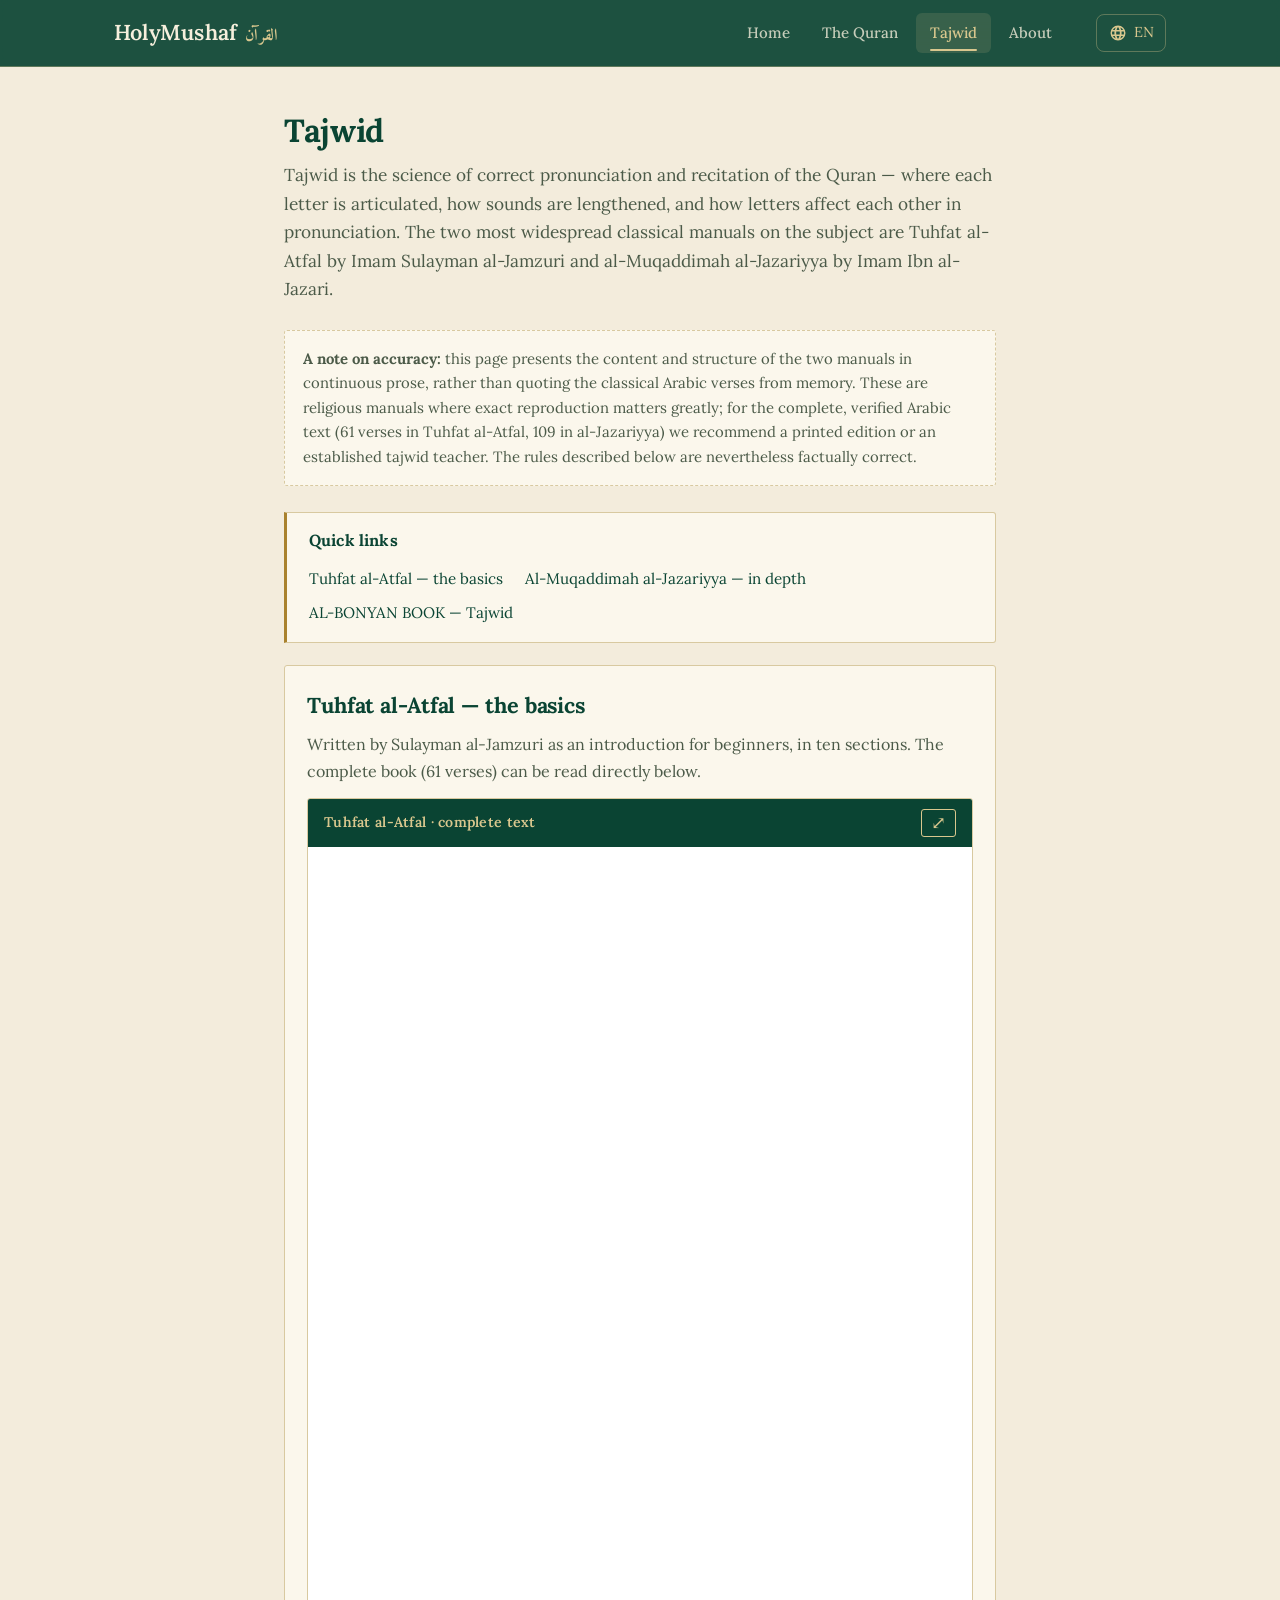
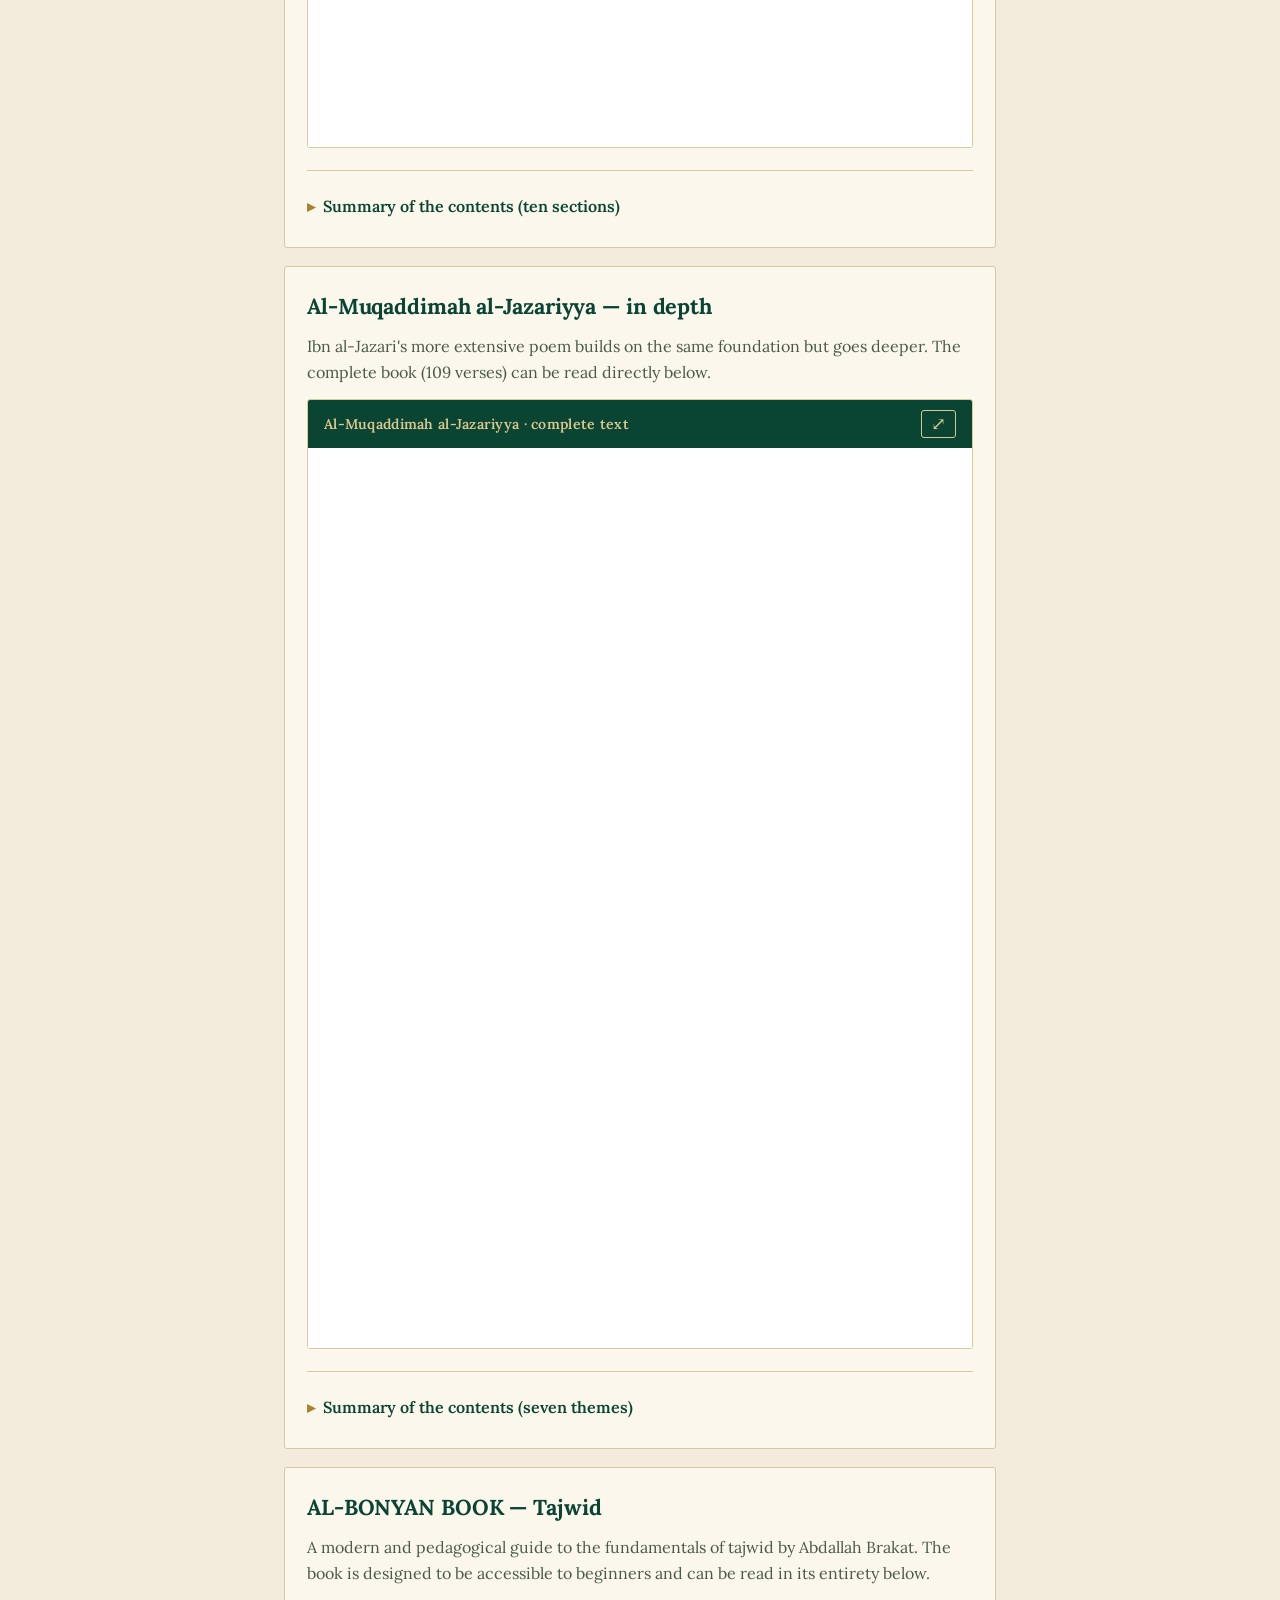
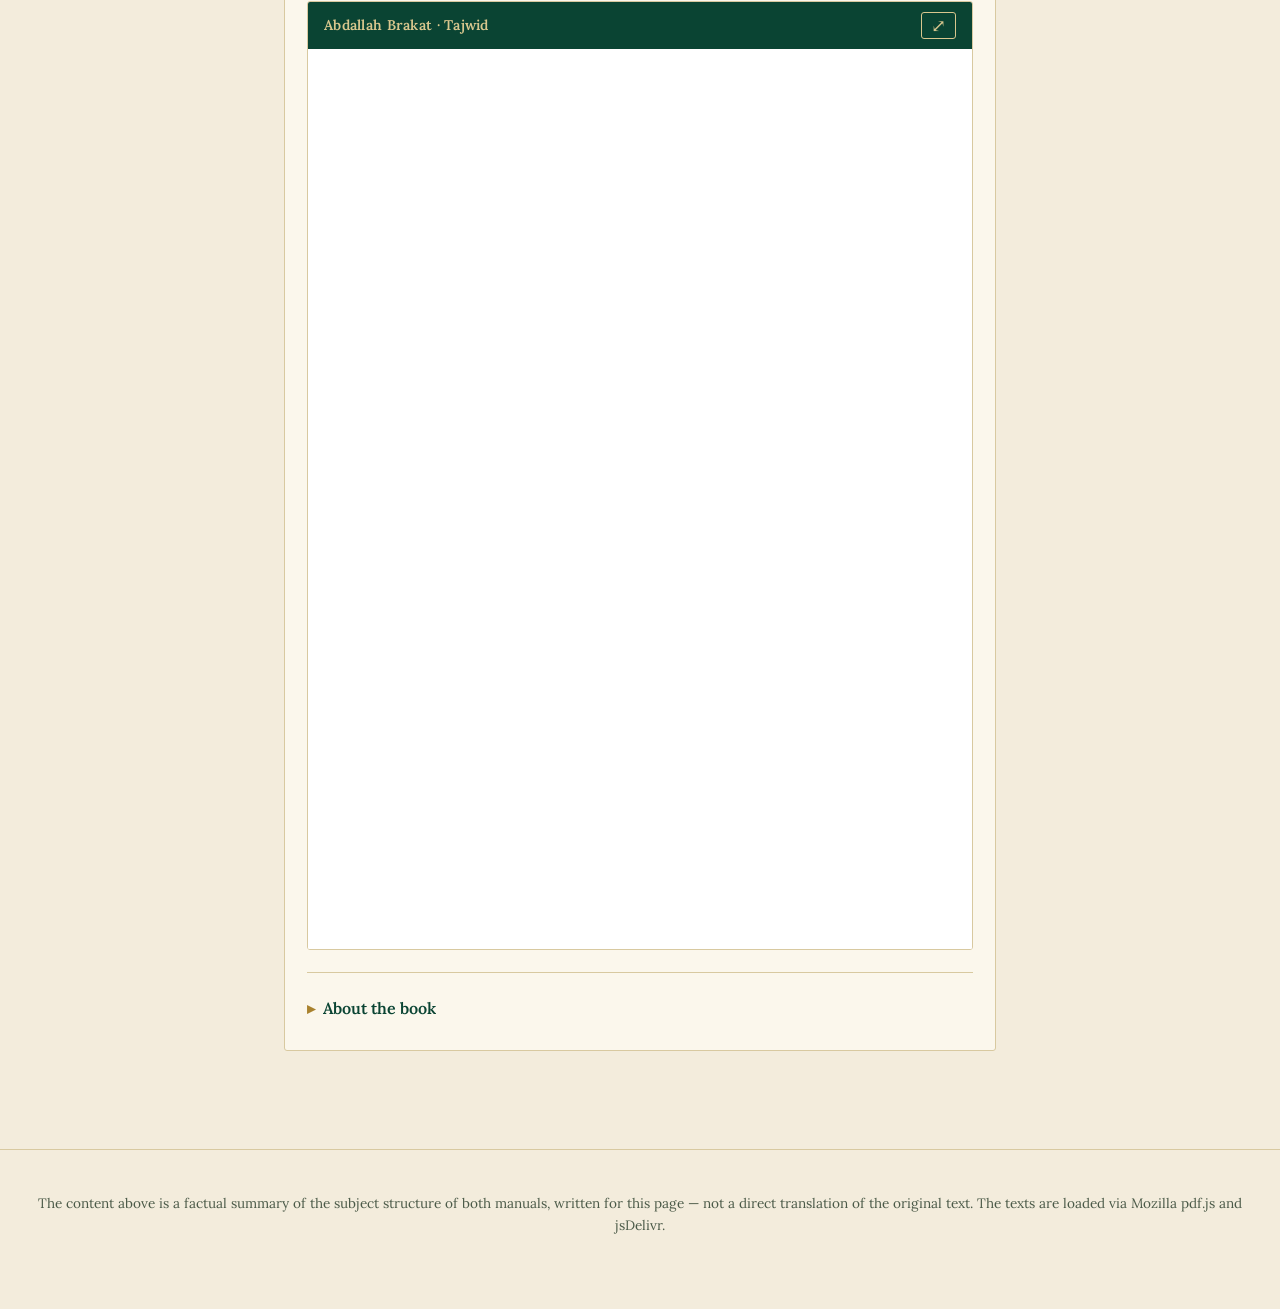
<file: tajwid.html>
<!DOCTYPE html>
<html lang="sv">
<head>
<meta charset="UTF-8">
<meta name="viewport" content="width=device-width, initial-scale=1">
<title>Tajwid — Tuhfat al-Atfal och al-Jazariyya | HolyMushaf</title>
<meta name="description" content="Tajwid — läran om korrekt koranrecitation. Genomgång av de två klassiska läroverken Tuhfat al-Atfal och al-Muqaddimah al-Jazariyya, med fullständiga texter för läsning.">
<link rel="icon" href="data:,">
<link rel="stylesheet" href="css/style.css">
<style>
  .pdf-reader-frame{ position: relative; width: 100%; height: 900px; min-height: 900px; background: #fff; overflow: hidden; }
  .pdf-reader-frame iframe{ display: block; width: 100%; height: 100%; border: 0; background: #fff; }
  @media (max-width: 900px){ .pdf-reader-frame{ height: 700px !important; min-height: 700px !important; } }
  @media (max-width: 640px){ .pdf-reader-frame{ height: 520px !important; min-height: 520px !important; } }
</style>
</head>
<body>

<header class="site-header">
  <div class="header-inner">
    <div class="site-name">HolyMushaf <span class="arabic">القرآن</span></div>
    <nav class="main-nav">
      <a href="index.html" data-i18n="nav.home">Hem</a>
      <a href="quran.html" data-i18n="nav.quran">Koranen</a>
      <a href="tajwid.html" class="current" data-i18n="nav.tajwid">Tajwid</a>
      <a href="om.html" data-i18n="nav.about">Om sidan</a>
    </nav>

    <div class="lang-switcher">
      <button id="lang-btn" class="lang-btn" type="button" aria-haspopup="true" aria-expanded="false"
              data-i18n-aria="lang.label" aria-label="Språk">
        <svg viewBox="0 0 24 24" width="18" height="18" aria-hidden="true">
          <path fill="currentColor" d="M12 2a10 10 0 1 0 0 20 10 10 0 0 0 0-20zm6.9 6h-2.6a15.6 15.6 0 0 0-1.3-3.4A8 8 0 0 1 18.9 8zM12 4.1c.8 1 1.5 2.4 1.9 3.9h-3.8c.4-1.5 1.1-2.9 1.9-3.9zM4.3 14a8 8 0 0 1 0-4h3a17 17 0 0 0 0 4h-3zm.8 2h2.6c.3 1.2.8 2.4 1.3 3.4A8 8 0 0 1 5.1 16zm2.6-8H5.1a8 8 0 0 1 3.9-3.4A15.6 15.6 0 0 0 7.7 8zM12 19.9c-.8-1-1.5-2.4-1.9-3.9h3.8c-.4 1.5-1.1 2.9-1.9 3.9zm2.3-5.9H9.7a15 15 0 0 1 0-4h4.6a15 15 0 0 1 0 4zm.7 5.4c.5-1 1-2.2 1.3-3.4h2.6a8 8 0 0 1-3.9 3.4zm1.7-5.4a17 17 0 0 0 0-4h3a8 8 0 0 1 0 4h-3z"/>
        </svg>
        <span id="lang-current">SV</span>
      </button>
      <ul id="lang-menu" class="lang-menu" hidden>
        <li><button type="button" data-lang="sv">Svenska</button></li>
        <li><button type="button" data-lang="en">English</button></li>
        <li><button type="button" data-lang="ar">العربية</button></li>
        <li><button type="button" data-lang="fr">Français</button></li>
        <li><button type="button" data-lang="de">Deutsch</button></li>
        <li><button type="button" data-lang="es">Español</button></li>
        <li><button type="button" data-lang="tr">Türkçe</button></li>
        <li><button type="button" data-lang="ur">اردو</button></li>
        <li><button type="button" data-lang="id">Bahasa Indonesia</button></li>
      </ul>
    </div>
  </div>
</header>

<main class="wide">

  <header class="page-head">
    <h1 data-i18n="tajwid.h1">Tajwid</h1>
    <p class="lede" data-i18n="tajwid.lede">
      Tajwid är läran om korrekt uttal och recitation av Koranen — var varje
      bokstav artikuleras, hur ljud förlängs, och hur bokstäver påverkar
      varandra i uttalet. De två mest spridda klassiska läroverken i ämnet är
      Tuhfat al-Atfal av imam Sulayman al-Jamzuri och
      al-Muqaddimah al-Jazariyya av imam Ibn al-Jazari.
    </p>
  </header>

  <aside class="notice" role="note">
    <strong data-i18n="tajwid.notice.title">En notering om noggrannhet:</strong>
    <span data-i18n="tajwid.notice.body">den här sidan återger innehållet och strukturen i de två läroverken, förklarad i löpande text, snarare än att citera de klassiska arabiska versraderna ordagrant ur minnet. Dessa är religiösa läroverk där exakt återgivning spelar stor roll, och för den fullständiga, verifierade arabiska verstexten (61 verser i Tuhfat al-Atfal, 109 i al-Jazariyya) rekommenderar vi en tryckt utgåva eller en etablerad tajwidlärare. Reglerna som beskrivs nedan är däremot sakligt korrekta.</span>
  </aside>

  <nav class="toc" data-i18n-aria="tajwid.toc.aria" aria-label="Innehåll">
    <h2 data-i18n="tajwid.toc.head">Snabblänkar</h2>
    <ul>
      <li><a href="#tuhfat" data-i18n="tajwid.toc.tuhfat">Tuhfat al-Atfal — grunderna</a></li>
      <li><a href="#jazariyya" data-i18n="tajwid.toc.jazariyya">Al-Muqaddimah al-Jazariyya — fördjupningen</a></li>
      <li><a href="#brakat" data-i18n="tajwid.toc.brakat">AL-BONYAN BOK — Tajwid</a></li>
    </ul>
  </nav>

  <section class="poem-section reader-section" id="tuhfat" aria-labelledby="tuhfat-h">
    <header class="reader-head">
      <h2 id="tuhfat-h" data-i18n="tajwid.tuhfat.h2">Tuhfat al-Atfal — grunderna</h2>
      <p class="section-intro" data-i18n="tajwid.tuhfat.intro">
        Skriven av Sulayman al-Jamzuri som en introduktion för nybörjare, i tio avsnitt.
        Den fullständiga boken (61 verser) finns att läsa direkt nedan.
      </p>
    </header>

    <div class="pdf-reader" data-i18n-aria="tajwid.reader.aria.tuhfat" aria-label="Läs Tuhfat al-Atfal">
      <div class="pdf-reader-bar">
        <span class="pdf-reader-title" data-i18n="tajwid.tuhfat.title">Tuhfat al-Atfal · fullständig text</span>
        <a class="pdf-reader-fullscreen" href="#tuhfat-fullscreen"
           data-fullscreen-target="tuhfat-frame"
           data-i18n-aria="tajwid.fullscreen" aria-label="Visa i fullskärm">⤢</a>
      </div>
      <div class="pdf-reader-frame" style="height:900px;min-height:900px;">
        <iframe id="tuhfat-frame"
          src="https://mozilla.github.io/pdf.js/web/viewer.html?file=https%3A%2F%2Fcdn.jsdelivr.net%2Fgh%2Fhcentral07%2Fljusk-llanxbd%40main%2Ftuhfatul-atfaal.pdf#zoom=page-width"
          title="Tuhfat al-Atfal — fullständig text"
          style="width:100%;height:100%;border:0;display:block;"
          loading="lazy" referrerpolicy="no-referrer"></iframe>
      </div>
    </div>

    <details class="summary-fold">
      <summary data-i18n="tajwid.tuhfat.summary">Sammanfattning av innehållet (tio avsnitt)</summary>
      <ol class="rule-list">
        <li><strong data-i18n="tajwid.tuhfat.i1.h">Inledning</strong><p data-i18n="tajwid.tuhfat.i1.p">Tajwid är obligatoriskt vid Koranrecitation; den som inte följer reglerna begår ett misstag, även om Koranen förblir giltig att läsa.</p></li>
        <li><strong data-i18n="tajwid.tuhfat.i2.h">Reglerna för nun sakinah och tanwin</strong><p data-i18n="tajwid.tuhfat.i2.p">Fyra fall beroende på vilken bokstav som följer: izhar (tydligt uttal) före strupbokstäverna, idgham (sammansmältning) med bokstäverna i ordet yanmu (med nasalljud) eller med lam/ra (utan nasalljud), iqlab (omvandling till m-ljud) före ba, och ikhfa (dold, nasal klang) före de återstående femton bokstäverna.</p></li>
        <li><strong data-i18n="tajwid.tuhfat.i3.h">Dubbeltecknad nun och meem</strong><p data-i18n="tajwid.tuhfat.i3.p">Uttalas alltid med ghunna (nasalklang) i ungefär två räkneenheters längd.</p></li>
        <li><strong data-i18n="tajwid.tuhfat.i4.h">Reglerna för meem sakinah</strong><p data-i18n="tajwid.tuhfat.i4.p">Ikhfa shafawi före ba, idgham när nästa bokstav också är mim, och izhar shafawi (tydligt uttal) i övriga fall.</p></li>
        <li><strong data-i18n="tajwid.tuhfat.i5.h">Reglerna för lam</strong><p data-i18n="tajwid.tuhfat.i5.p">Lam i Allahs namn uttalas tjockt (mufakhkham) efter fatha eller damma och tunt (muraqqaq) efter kasra; bestämda artikelns lam smälter samman med solbokstäverna men uttalas tydligt före månbokstäverna.</p></li>
        <li><strong data-i18n="tajwid.tuhfat.i6.h">Bokstävernas artikulationsställen (makharij)</strong><p data-i18n="tajwid.tuhfat.i6.p">Luftstrupen/munhålan för de långa vokalbokstäverna, tre ställen i strupen, flera ställen på tungan, läpparna, samt näshålan för nasalljud.</p></li>
        <li><strong data-i18n="tajwid.tuhfat.i7.h">Släktskap mellan bokstäver</strong><p data-i18n="tajwid.tuhfat.i7.p">Vilka bokstäver som liknar varandra i uttal och hur det påverkar sammansmältningsreglerna.</p></li>
        <li><strong data-i18n="tajwid.tuhfat.i8.h">Madd-typernas indelning</strong><p data-i18n="tajwid.tuhfat.i8.p">Grundläggande förlängning (madd tabi'i, två räkneenheter) och härledda förlängningar (madd far'i) som styrs av hamza eller stillastående bokstäver efter en förlängningsbokstav.</p></li>
        <li><strong data-i18n="tajwid.tuhfat.i9.h">Madd-reglerna i detalj</strong><p data-i18n="tajwid.tuhfat.i9.p">Bland annat obligatorisk sammanhängande förlängning, tillåten fristående förlängning, och förlängning vid paus i slutet av en vers.</p></li>
        <li><strong data-i18n="tajwid.tuhfat.i10.h">Nödvändig förlängning (madd lazim)</strong><p data-i18n="tajwid.tuhfat.i10.p">De tyngsta förlängningsformerna, uppdelade efter om de förekommer inom ett ord eller i fristående bokstäver i suraintroduktioner, och om en dubbelteckning (shadda) följer.</p></li>
      </ol>
      <p class="section-outro" data-i18n="tajwid.tuhfat.outro">Verket avslutas med en kort bön för författaren och för den som lär sig och tillämpar reglerna.</p>
    </details>
  </section>

  <section class="poem-section reader-section" id="jazariyya" aria-labelledby="jazariyya-h">
    <header class="reader-head">
      <h2 id="jazariyya-h" data-i18n="tajwid.jazariyya.h2">Al-Muqaddimah al-Jazariyya — fördjupningen</h2>
      <p class="section-intro" data-i18n="tajwid.jazariyya.intro">
        Ibn al-Jazaris mer omfattande diktverk bygger vidare på samma grund men går
        djupare. Den fullständiga boken (109 verser) finns att läsa direkt nedan.
      </p>
    </header>

    <div class="pdf-reader" data-i18n-aria="tajwid.reader.aria.jazariyya" aria-label="Läs al-Jazariyya">
      <div class="pdf-reader-bar">
        <span class="pdf-reader-title" data-i18n="tajwid.jazariyya.title">Al-Muqaddimah al-Jazariyya · fullständig text</span>
        <a class="pdf-reader-fullscreen" href="#jazariyya-fullscreen"
           data-fullscreen-target="jazariyya-frame"
           data-i18n-aria="tajwid.fullscreen" aria-label="Visa i fullskärm">⤢</a>
      </div>
      <div class="pdf-reader-frame" style="height:900px;min-height:900px;">
        <iframe id="jazariyya-frame"
          src="https://mozilla.github.io/pdf.js/web/viewer.html?file=https%3A%2F%2Fcdn.jsdelivr.net%2Fgh%2Fhcentral07%2Fljusk-llanxbd%40main%2FJazaria.pdf#zoom=page-width"
          title="Al-Muqaddimah al-Jazariyya — fullständig text"
          style="width:100%;height:100%;border:0;display:block;"
          loading="lazy" referrerpolicy="no-referrer"></iframe>
      </div>
    </div>

    <details class="summary-fold">
      <summary data-i18n="tajwid.jazariyya.summary">Sammanfattning av innehållet (sju teman)</summary>
      <ul class="rule-list">
        <li><strong data-i18n="tajwid.jazariyya.i1.h">Tajwidens status</strong><p data-i18n="tajwid.jazariyya.i1.p">Författaren slår fast att korrekt recitation är en kollektiv plikt för muslimska samfundet och ett personligt ansvar för var och en som reciterar Koranen.</p></li>
        <li><strong data-i18n="tajwid.jazariyya.i2.h">Utförlig genomgång av artikulationsställena</strong><p data-i18n="tajwid.jazariyya.i2.p">Sjutton distinkta ställen i mun, strupe och näsa där Koranens 29 konsonanter och förlängningsbokstäver bildas.</p></li>
        <li><strong data-i18n="tajwid.jazariyya.i3.h">Bokstävernas egenskaper (sifat)</strong><p data-i18n="tajwid.jazariyya.i3.p">Motsatspar som tonlös/tonande, explosiv/strömmande, tjock/tunn klang, samt särskilda egenskaper som visslande ljud (safir), studsande uttal (qalqala) och mjuk klang (lin).</p></li>
        <li><strong data-i18n="tajwid.jazariyya.i4.h">Regler för bokstaven ra</strong><p data-i18n="tajwid.jazariyya.i4.p">När den uttalas tjockt respektive tunt, beroende på omgivande vokaler.</p></li>
        <li><strong data-i18n="tajwid.jazariyya.i5.h">Fördjupad madd-lära</strong><p data-i18n="tajwid.jazariyya.i5.p">Fler undertyper och gränsfall än i Tuhfat al-Atfal.</p></li>
        <li><strong data-i18n="tajwid.jazariyya.i6.h">Pausregler (waqf)</strong><p data-i18n="tajwid.jazariyya.i6.p">Var i Koranen det är lämpligt, mindre lämpligt eller direkt olämpligt att pausa recitationen, och hur det påverkar meningens betydelse.</p></li>
        <li><strong data-i18n="tajwid.jazariyya.i7.h">Avslutande förmaningar</strong><p data-i18n="tajwid.jazariyya.i7.p">En uppmaning till uppriktighet och ständig övning, riktad till den som vill bemästra recitationskonsten.</p></li>
      </ul>
    </details>
  </section>

  <section class="poem-section reader-section" id="brakat" aria-labelledby="brakat-h">
    <header class="reader-head">
      <h2 id="brakat-h" data-i18n="tajwid.brakat.h2">AL-BONYAN BOK — Tajwid</h2>
      <p class="section-intro" data-i18n="tajwid.brakat.intro">
        En modern och pedagogisk genomgång av tajwidens grunder av Abdallah Brakat.
        Boken är utformad för att vara lättillgänglig för nybörjare och finns att
        läsa i sin helhet nedan.
      </p>
    </header>

    <div class="pdf-reader" data-i18n-aria="tajwid.reader.aria.brakat" aria-label="Läs Abdallah Brakat — Tajwid">
      <div class="pdf-reader-bar">
        <span class="pdf-reader-title" data-i18n="tajwid.brakat.title">Abdallah Brakat · Tajwid</span>
        <a class="pdf-reader-fullscreen" href="#brakat-fullscreen"
           data-fullscreen-target="brakat-frame"
           data-i18n-aria="tajwid.fullscreen" aria-label="Visa i fullskärm">⤢</a>
      </div>
      <div class="pdf-reader-frame" style="height:900px;min-height:900px;">
        <iframe id="brakat-frame"
          src="https://mozilla.github.io/pdf.js/web/viewer.html?file=https%3A%2F%2Fcdn.jsdelivr.net%2Fgh%2Fhcentral07%2Fljusk-llanxbd%40main%2FAL_BONYAN_BOK_FOR_TAJWEED_2_Abdallah_Brakat_ff5a99f507.pdf#zoom=page-width"
          title="AL BONYAN BOK — Tajwid"
          style="width:100%;height:100%;border:0;display:block;"
          loading="lazy" referrerpolicy="no-referrer"></iframe>
      </div>
    </div>

    <details class="summary-fold">
      <summary data-i18n="tajwid.brakat.summary">Om boken</summary>
      <p class="section-outro" data-i18n="tajwid.brakat.outro">
        Denna bok är en praktisk och modern vägledning i tajwid, framtagen för att
        göra reglerna tillgängliga för en bredare publik. Den täcker grunderna i
        uttal, förlängning och de vanligaste reglerna för recitation.
      </p>
    </details>
  </section>

</main>

<footer>
  <p data-i18n="tajwid.footer">
    Innehållet ovan är en saklig sammanfattning av ämnesstrukturen i de båda
    läroverken, skriven för den här sidan — inte en direkt översättning av
    originaltexten. Texterna läses in via Mozilla pdf.js och jsDelivr.
  </p>
</footer>

<script src="js/i18n.js"></script>
<script>
document.querySelectorAll('.pdf-reader-fullscreen').forEach(btn => {
  btn.addEventListener('click', e => {
    e.preventDefault();
    const id = btn.dataset.fullscreenTarget;
    const frame = document.getElementById(id);
    if (!frame) return;
    const wrap = frame.closest('.pdf-reader-frame');
    if (!document.fullscreenElement) wrap.requestFullscreen?.().catch(() => {});
    else document.exitFullscreen?.().catch(() => {});
  });
});
document.addEventListener('keydown', e => {
  const inReader = document.activeElement?.closest('.pdf-reader-frame');
  if (!inReader) return;
  const k = e.key.toLowerCase();
  if ((e.ctrlKey || e.metaKey) && ['s', 'p', 'u'].includes(k)) e.preventDefault();
});
document.querySelectorAll('.pdf-reader-frame').forEach(el => {
  el.addEventListener('contextmenu', e => e.preventDefault());
});
</script>

</body>
</html>
</file>
<file: css/style.css>
@import url('https://fonts.googleapis.com/css2?family=Amiri:ital,wght@0,400;0,700;1,400&family=Lora:ital,wght@0,400;0,500;0,600;1,400&display=swap');

/* ============================================================
   THEME TOKENS
   ============================================================ */
:root{
  --paper: #F3ECDC;
  --paper-card: #FBF7EC;
  --paper-elev: #FFFFFF;
  --ink: #1E2A1F;
  --ink-soft: #4B5A48;
  --emerald: #0E5C45;
  --emerald-dark: #0A4433;
  --emerald-deep: #06301F;
  --gold: #A9822E;
  --gold-soft: #D9C78E;
  --gold-bright: #E3B268;
  --rule: #D8C9A0;
  --rule-soft: rgba(216,201,160,0.45);
  --max-w: 760px;
  --arabic-scale: 1;
  --header-h: 66px;
  --shadow-sm: 0 1px 3px rgba(10,68,51,0.06);
  --shadow-md: 0 6px 18px rgba(10,68,51,0.08);
  --shadow-lg: 0 14px 40px rgba(10,68,51,0.14);
  --ease: cubic-bezier(0.22, 0.61, 0.36, 1);
}

*{ box-sizing: border-box; }

html{
  scroll-behavior: smooth;
  scroll-padding-top: calc(var(--header-h) + 20px);
}

body{
  margin: 0;
  background: var(--paper);
  color: var(--ink);
  font-family: 'Lora', serif;
  font-size: 17px;
  line-height: 1.65;
  -webkit-font-smoothing: antialiased;
  -moz-osx-font-smoothing: grayscale;
  text-rendering: optimizeLegibility;
  transition: background 0.2s var(--ease), color 0.2s var(--ease);
}

.arabic{
  font-family: 'Amiri', serif;
  direction: rtl;
  unicode-bidi: isolate;
}

a{ color: var(--emerald-dark); text-decoration: none; }
a:hover{ text-decoration: underline; }
a:focus-visible, button:focus-visible, input:focus-visible{
  outline: 2px solid var(--gold);
  outline-offset: 2px;
  border-radius: 3px;
}

img, svg{ max-width: 100%; }
svg{ display: block; fill: currentColor; }
button svg, a svg{ pointer-events: none; }

/* ============================================================
   SCROLLBAR
   ============================================================ */
::-webkit-scrollbar { width: 12px; height: 12px; }
::-webkit-scrollbar-track {
  background: var(--emerald-deep);
  border-radius: 6px;
}
::-webkit-scrollbar-thumb {
  background: var(--gold-soft);
  border-radius: 6px;
  border: 2px solid var(--emerald-deep);
  transition: background 0.25s var(--ease);
}
::-webkit-scrollbar-thumb:hover{ background: var(--gold-bright); }
::-webkit-scrollbar-thumb:active{ background: var(--gold); }

html{
  scrollbar-width: thin;
  scrollbar-color: var(--gold-soft) var(--emerald-deep);
}

.search-panel::-webkit-scrollbar { width: 8px; }
.search-panel::-webkit-scrollbar-track { background: #0f3d2b; border-radius: 4px; }
.search-panel::-webkit-scrollbar-thumb{
  background: var(--gold-soft);
  border-radius: 4px;
  border: 1px solid #0f3d2b;
}
.search-panel::-webkit-scrollbar-thumb:hover{ background: var(--gold-bright); }

/* ============================================================
   SITE HEADER — STICKY & FOLLOWS ON SCROLL
   ============================================================ */
.site-header{
  position: sticky;
  top: 0;
  z-index: 90;
  background: rgba(10, 68, 51, 0.92);
  backdrop-filter: saturate(140%) blur(14px);
  -webkit-backdrop-filter: saturate(140%) blur(14px);
  border-bottom: 1px solid rgba(217, 199, 142, 0.35);
  color: var(--paper-card);
  transition: box-shadow 0.25s var(--ease),
              background 0.25s var(--ease),
              border-color 0.25s var(--ease);
  will-change: transform;
}
.site-header.is-scrolled{
  background: rgba(10, 68, 51, 0.97);
  border-bottom-color: var(--gold-soft);
  box-shadow: 0 6px 24px rgba(0,0,0,0.22),
              inset 0 -1px 0 rgba(217,199,142,0.5);
}

.header-inner{
  max-width: 1100px;
  margin: 0 auto;
  padding: 12px 24px;
  display: flex;
  align-items: center;
  justify-content: space-between;
  gap: 18px;
  min-height: var(--header-h);
}

.site-name{
  font-size: 1.35rem;
  font-weight: 600;
  color: #F6EFDC;
  letter-spacing: 0.01em;
  display: inline-flex;
  align-items: baseline;
  gap: 8px;
  flex: none;
  transition: transform 0.2s var(--ease);
}
.site-name:hover{ transform: translateY(-1px); }
.site-name .arabic{
  font-size: 1.02rem;
  color: var(--gold-soft);
}

/* Nav pushed to the right */
.main-nav,
.side-nav{
  display: flex;
  align-items: center;
  gap: 4px;
  flex-wrap: wrap;
  list-style: none;
  margin: 0;
  margin-inline-start: auto;   /* pushes to the right */
  padding: 0;
}
.main-nav a,
.side-nav a{
  color: rgba(246, 239, 220, 0.78);
  font-size: 0.94rem;
  font-weight: 500;
  padding: 8px 14px;
  border-radius: 6px;
  text-decoration: none;
  position: relative;
  transition: color 0.18s var(--ease),
              background 0.18s var(--ease),
              opacity 0.18s var(--ease);
}
.main-nav a:hover,
.side-nav a:hover{
  color: #fff;
  background: rgba(217, 199, 142, 0.12);
}
.main-nav a.current,
.side-nav a.current{
  color: var(--gold-soft);
  background: rgba(217, 199, 142, 0.14);
}
.main-nav a.current::after,
.side-nav a.current::after{
  content: "";
  position: absolute;
  left: 14px;
  right: 14px;
  bottom: 2px;
  height: 2px;
  background: var(--gold-soft);
  border-radius: 2px;
}

/* ============================================================
   LAYOUT
   ============================================================ */
main{
  max-width: var(--max-w);
  margin: 0 auto;
  padding: 44px 24px 80px;
}
.wide main{ max-width: 980px; }

h1{
  font-size: 2rem;
  line-height: 1.25;
  margin: 0 0 6px;
  color: var(--emerald-dark);
  letter-spacing: -0.01em;
}
h2{
  font-size: 1.35rem;
  color: var(--emerald-dark);
  margin-top: 2.4em;
  letter-spacing: -0.005em;
}
h3{ font-size: 1.1rem; color: var(--ink); }
p{ margin: 0.9em 0; }
.lede{ color: var(--ink-soft); font-size: 1.08rem; margin-top: 0; }

.framed{
  border-top: 1px solid var(--rule);
  border-bottom: 1px solid var(--rule);
  padding: 28px 0;
}

/* ============================================================
   GENERIC HERO
   ============================================================ */
.hero{
  background: linear-gradient(180deg, var(--emerald-dark), var(--emerald));
  color: #F6EFDC;
  padding: 64px 24px 56px;
  text-align: center;
}
.hero .bismillah{
  font-family: 'Amiri', serif;
  font-size: 2.3rem;
  color: var(--gold-soft);
  margin: 0 0 18px;
  direction: rtl;
}
.hero h1{ color: #fff; font-size: 2.3rem; }
.hero p{ color: #D9E4DC; max-width: 560px; margin: 14px auto 0; }

/* ============================================================
   CARDS
   ============================================================ */
.card-grid{
  display: grid;
  grid-template-columns: repeat(auto-fit, minmax(220px, 1fr));
  gap: 18px;
  margin: 34px 0;
}
.card{
  background: var(--paper-card);
  border: 1px solid var(--rule);
  border-top: 3px solid var(--gold);
  padding: 22px;
  border-radius: 3px;
  box-shadow: var(--shadow-sm);
  transition: border-color 0.2s var(--ease),
              transform 0.2s var(--ease),
              box-shadow 0.2s var(--ease);
}
.card:hover{
  transform: translateY(-2px);
  border-color: var(--gold-soft);
  box-shadow: var(--shadow-md);
}
.card h3{ margin-top: 0; }
.card p{ color: var(--ink-soft); font-size: 0.97rem; }

/* ============================================================
   SURAH INDEX
   ============================================================ */
.surah-list{ list-style: none; margin: 0; padding: 0; }

.surah-row{
  display: grid;
  grid-template-columns: 2.4em 1fr auto;
  grid-template-areas:
    "head head head"
    "num  name meta";
  align-items: center;
  gap: 0 14px;
  padding: 0;
  margin-bottom: 18px;
  border: 1px solid var(--rule);
  background: var(--paper-card);
  border-radius: 3px;
  overflow: hidden;
  transition: border-color 0.2s var(--ease),
              box-shadow 0.2s var(--ease),
              transform 0.2s var(--ease);
}
.surah-row:hover{
  border-color: var(--gold-soft);
  transform: translateY(-1px);
  box-shadow: var(--shadow-md);
}

.sura-h{
  grid-area: head;
  display: flex;
  align-items: center;
  justify-content: space-between;
  gap: 12px;
  padding: 12px 18px;
  background: linear-gradient(180deg, rgba(217,199,142,0.08), transparent);
  border-bottom: 1px solid var(--rule);
  color: var(--emerald-dark);
  font-family: 'Amiri', serif;
  font-size: 1.25rem;
  direction: rtl;
  text-decoration: none;
  transition: background 0.2s var(--ease);
}
.sura-h:hover{
  background: rgba(14,92,69,0.05);
  text-decoration: none;
}
.sura-h .orn{ width: 26px; height: 26px; flex: none; }
.sura-h span{ flex: 1; text-align: center; line-height: 1.5; }

.surah-row > .surah-num{ grid-area: num; margin: 14px 0 14px 14px; }
.surah-row > .surah-names{ grid-area: name; padding: 14px 0; }
.surah-row > .surah-meta{ grid-area: meta; padding-right: 16px; }
.surah-row > .surah-ar{ display: none; }

.surah-num{
  width: 2em; height: 2em;
  border: 1px solid var(--gold-soft);
  border-radius: 50%;
  display: flex; align-items: center; justify-content: center;
  font-size: 0.85rem;
  color: var(--emerald-dark);
  font-weight: 600;
  background: rgba(217,199,142,0.12);
}
.surah-names{ display: flex; flex-direction: column; }
.surah-names .translit{ font-weight: 500; }
.surah-names .swedish{ color: var(--ink-soft); font-size: 0.92rem; }
.surah-meta{ font-size: 0.85rem; color: var(--ink-soft); white-space: nowrap; }

/* ============================================================
   AYAH BLOCK
   ============================================================ */
.ayah{
  display: grid;
  grid-template-columns: 1fr;
  padding: 24px 0;
  border-bottom: 1px solid var(--rule);
  align-items: start;
}
.ayah-badge{
  /* Kept for backward-compat / in case any other page still renders
     it, but sura.html no longer outputs this element — the badge and
     the "#N" link were both removed in favor of a cleaner ayah block. */
  width: 2.2em; height: 2.2em;
  border: 1px solid var(--gold-soft);
  border-radius: 50%;
  display: flex; align-items: center; justify-content: center;
  font-size: 0.85rem;
  color: var(--emerald-dark);
  align-self: start;
  background: rgba(217,199,142,0.12);
  font-weight: 600;
}
.ayah-body{ min-width: 0; }
.ayah-ar{
  font-family: 'Amiri', serif;
  font-size: calc(1.55rem * var(--arabic-scale));
  direction: rtl;
  unicode-bidi: isolate;
  line-height: 2.1;
  margin-bottom: 8px;
  word-spacing: 0.08em;
  text-align: right;
}
.ayah-sv{ color: var(--ink); }
.ayah-link{
  font-size: 0.85rem;
  color: var(--ink-soft);
  border-bottom: 1px dashed var(--rule);
  padding-bottom: 1px;
  transition: color 0.12s var(--ease), border-color 0.12s var(--ease);
}
.ayah-link:hover{
  color: var(--emerald-dark);
  border-bottom-color: var(--emerald-dark);
  text-decoration: none;
}

.basmala{
  font-family: 'Amiri', serif;
  font-size: calc(1.7rem * var(--arabic-scale));
  text-align: center;
  color: var(--emerald-dark);
  padding: 18px 0 26px;
  margin-bottom: 10px;
  border-bottom: 1px solid var(--rule);
}

/* ============================================================
   VERSE HEADER (tafsir page)
   ============================================================ */
#verse{
  background: var(--paper-card);
  border: 1px solid var(--rule);
  border-top: 3px solid var(--gold);
  padding: 26px 26px 22px;
  margin-bottom: 28px;
  border-radius: 3px;
  box-shadow: var(--shadow-sm);
}
#verse h1{
  font-size: 1.55rem;
  margin: 0 0 12px;
  color: var(--emerald-dark);
}
#verse .ayah-ar{
  font-family: 'Amiri', serif;
  font-size: calc(2rem * var(--arabic-scale));
  line-height: 2.4;
  direction: rtl;
  unicode-bidi: isolate;
  text-align: right;
  color: var(--ink);
  margin: 14px 0 12px;
  padding: 14px 0;
  border-top: 1px solid var(--rule);
  border-bottom: 1px solid var(--rule);
  word-spacing: 0.08em;
}
#verse .ayah-sv{
  font-size: 1.02rem;
  color: var(--ink-soft);
  font-style: italic;
  padding-inline-start: 12px;
  border-inline-start: 3px solid var(--gold-soft);
  margin: 0 0 14px;
}
#verse a{
  display: inline-block;
  font-size: 0.88rem;
  color: var(--emerald-dark);
  border-bottom: 1px dashed var(--rule);
}
#verse a:hover{ border-bottom-color: var(--emerald-dark); text-decoration: none; }

/* ============================================================
   TAFSIR EDITION PICKER
   ============================================================ */
.tafsir-picker{
  background: var(--paper-card);
  border: 1px solid var(--rule);
  border-top: 3px solid var(--gold);
  padding: 20px 22px 18px;
  margin: 0 0 26px;
  border-radius: 3px;
  box-shadow: var(--shadow-sm);
}
.picker-head h2{
  margin: 0 0 6px;
  font-size: 1.15rem;
  color: var(--emerald-dark);
}
.picker-hint{
  margin: 0 0 16px;
  color: var(--ink-soft);
  font-size: 0.93rem;
}
.edition-list{
  list-style: none;
  margin: 0;
  padding: 0;
  display: grid;
  grid-template-columns: repeat(auto-fill, minmax(220px, 1fr));
  gap: 8px;
}
.edition-list.featured{ margin-bottom: 4px; }
.edition-item{ margin: 0; }

.edition-btn{
  display: flex;
  flex-direction: column;
  align-items: stretch;
  gap: 2px;
  width: 100%;
  text-align: start;
  background: var(--paper);
  border: 1px solid var(--rule);
  border-radius: 3px;
  padding: 10px 14px;
  font-family: 'Lora', serif;
  font-size: 0.95rem;
  color: var(--ink);
  cursor: pointer;
  transition: border-color 0.15s var(--ease),
              background 0.15s var(--ease),
              box-shadow 0.15s var(--ease);
}
.edition-btn:hover{
  border-color: var(--gold-soft);
  background: var(--paper-card);
  box-shadow: var(--shadow-sm);
}
.edition-btn.active{
  border-color: var(--emerald);
  background: var(--paper-card);
  box-shadow: inset 3px 0 0 var(--emerald), var(--shadow-sm);
}
.edition-name{
  font-size: 1.05rem;
  color: var(--emerald-dark);
  line-height: 1.4;
}
.edition-name.arabic{ font-family: 'Amiri', serif; font-size: 1.2rem; }
.edition-sub{ font-size: 0.82rem; color: var(--ink-soft); }

.picker-more{
  margin-top: 14px;
  border-top: 1px solid var(--rule);
  padding-top: 12px;
}
.picker-more > summary{
  cursor: pointer;
  font-weight: 600;
  color: var(--emerald-dark);
  font-size: 0.95rem;
  padding: 6px 0;
  list-style: none;
}
.picker-more > summary::-webkit-details-marker{ display: none; }
.picker-more > summary::before{
  content: "▸";
  display: inline-block;
  margin-inline-end: 8px;
  color: var(--gold);
  transition: transform 0.15s var(--ease);
}
.picker-more[open] > summary::before{ transform: rotate(90deg); }
.picker-all{ margin-top: 14px; }

.tafsir-panel{ display: none; padding: 20px 0 4px; }
.tafsir-panel.active{ display: block; }

.tafsir-body{
  font-size: 1.02rem;
  line-height: 1.8;
  color: var(--ink);
}
.tafsir-body.arabic{
  font-family: 'Amiri', serif;
  font-size: 1.35rem;
  line-height: 2.2;
  direction: rtl;
  unicode-bidi: isolate;
  text-align: right;
  word-spacing: 0.08em;
}
.tafsir-heading{
  font-family: 'Lora', serif;
  font-size: 1.12rem;
  font-weight: 700;
  color: var(--emerald-dark);
  margin: 1.8rem 0 0.7rem;
  padding-bottom: 4px;
  border-bottom: 1px solid var(--rule);
}
.tafsir-body.arabic .tafsir-heading{
  font-family: 'Amiri', serif;
  font-size: 1.4rem;
  text-align: right;
}
.tafsir-paragraph{ margin: 0 0 1.1rem; }
.tafsir-hadith{
  margin: 0 0 1.1rem;
  padding: 4px 0 4px 16px;
  border-inline-start: 3px solid var(--gold-soft);
  color: var(--ink);
  font-style: italic;
}
.tafsir-body.arabic .tafsir-hadith{
  padding: 6px 16px 6px 0;
  border-inline-start: none;
  border-inline-end: 3px solid var(--gold-soft);
  font-style: normal;
}
.tafsir-poetry{
  margin: 1.4rem 0;
  padding: 16px 22px;
  background: var(--paper);
  border: 1px solid var(--rule);
  border-inline-start: 4px solid var(--gold);
  font-style: italic;
  text-align: center;
  color: var(--ink);
  line-height: 2;
  border-radius: 3px;
}
.tafsir-body.arabic .tafsir-poetry{
  font-family: 'Amiri', serif;
  font-size: 1.3rem;
  text-align: center;
}
.quran-verse{
  font-family: 'Amiri', serif;
  color: var(--emerald-dark);
  font-weight: 600;
  padding: 0 2px;
}
.tafsir-body.arabic .quran-verse{ font-size: 1.15em; }
.footnote{
  font-size: 0.78em;
  color: var(--gold);
  vertical-align: super;
  line-height: 0;
  padding-inline-start: 2px;
  cursor: help;
  font-style: normal;
}
.source-note{
  background: var(--paper-card);
  border-inline-start: 3px solid var(--gold);
  padding: 10px 16px;
  font-size: 0.88rem;
  color: var(--ink-soft);
  margin-top: 14px;
  border-radius: 0 3px 3px 0;
}
.notice{
  background: var(--paper-card);
  border: 1px dashed var(--rule);
  padding: 16px 18px;
  font-size: 0.93rem;
  color: var(--ink-soft);
  margin: 24px 0;
  border-radius: 3px;
}
.loading{ color: var(--ink-soft); font-style: italic; }

/* ============================================================
   BUTTONS
   ============================================================ */
.btn{
  display: inline-block;
  background: var(--emerald);
  color: #fff !important;
  padding: 10px 18px;
  border: none;
  border-radius: 4px;
  font-family: 'Lora', serif;
  font-size: 0.95rem;
  font-weight: 500;
  cursor: pointer;
  text-decoration: none !important;
  transition: background 0.15s var(--ease),
              transform 0.15s var(--ease),
              box-shadow 0.15s var(--ease);
}
.btn:hover{
  background: var(--emerald-dark);
  transform: translateY(-1px);
  box-shadow: var(--shadow-md);
}
.btn-ghost{
  background: none;
  color: var(--emerald-dark) !important;
  border: 1px solid var(--emerald);
}
.btn-ghost:hover{ background: rgba(14,92,69,0.06); }
.btn-ghost.disabled{
  color: var(--ink-soft) !important;
  border-color: var(--rule);
  opacity: 0.55;
  cursor: default;
  pointer-events: none;
}

.pager{ display: flex; justify-content: space-between; gap: 12px; margin-top: 30px; }

/* ============================================================
   FOOTER
   ============================================================ */
footer{
  border-top: 1px solid var(--rule);
  padding: 30px 24px 60px;
  text-align: center;
  color: var(--ink-soft);
  font-size: 0.85rem;
}
footer a{ color: var(--ink-soft); text-decoration: underline; }

.poem-section{
  background: var(--paper-card);
  border: 1px solid var(--rule);
  padding: 20px 22px;
  margin: 18px 0;
  border-radius: 3px;
}
.poem-section h3{ margin-top: 0; color: var(--emerald-dark); }

/* ============================================================
   TAJWID PAGE
   ============================================================ */
.page-head{ margin-bottom: 26px; }
.page-head h1{ margin-bottom: 10px; }

.toc{
  background: var(--paper-card);
  border: 1px solid var(--rule);
  border-inline-start: 3px solid var(--gold);
  padding: 14px 22px 16px;
  margin: 26px 0 22px;
  border-radius: 0 3px 3px 0;
}
.toc h2{
  font-size: 1rem;
  margin: 0 0 10px;
  color: var(--emerald-dark);
  letter-spacing: 0.01em;
}
.toc ul{
  list-style: none;
  margin: 0;
  padding: 0;
  display: flex;
  flex-wrap: wrap;
  gap: 6px 22px;
}
.toc a{ font-size: 0.95rem; color: var(--emerald-dark); }
.toc a:hover{ text-decoration: underline; }

.reader-section{ padding: 22px 22px 20px; }
.reader-head{ margin-bottom: 14px; }
.reader-head h2{ margin-top: 0; margin-bottom: 8px; }

.section-intro,
.section-outro{
  color: var(--ink-soft);
  font-size: 1rem;
  margin: 0 0 14px;
}
.section-outro{ margin-top: 16px; margin-bottom: 0; }

.pdf-reader{
  border: 1px solid var(--rule);
  background: var(--paper-card);
  margin: 0 0 22px;
  overflow: hidden;
  border-radius: 3px;
}
.pdf-reader-bar{
  display: flex;
  align-items: center;
  justify-content: space-between;
  gap: 12px;
  padding: 10px 16px;
  background: var(--emerald-dark);
  color: var(--gold-soft);
  font-size: 0.88rem;
  letter-spacing: 0.02em;
}
.pdf-reader-title{ font-weight: 600; }
.pdf-reader-fullscreen{
  color: var(--gold-soft);
  font-size: 1.1rem;
  line-height: 1;
  padding: 4px 9px;
  border: 1px solid var(--gold-soft);
  border-radius: 3px;
  text-decoration: none;
  font-family: 'Lora', serif;
  transition: background 0.15s var(--ease), color 0.15s var(--ease);
}
.pdf-reader-fullscreen:hover{
  background: var(--gold-soft);
  color: var(--emerald-dark);
  text-decoration: none;
}
.pdf-reader-frame{
  position: relative;
  width: 100%;
  height: 900px;
  min-height: 900px;
  background: #fff;
  overflow: hidden;
}
.pdf-reader-frame iframe{
  display: block;
  width: 100%;
  height: 100%;
  border: 0;
  background: #fff;
}
.pdf-reader:fullscreen{ background: #000; }
.pdf-reader:fullscreen .pdf-reader-frame{
  height: 100vh;
  min-height: 100vh;
}
.pdf-reader:fullscreen .pdf-reader-bar{ display: none; }

@media (max-width: 900px){
  .pdf-reader-frame,
  .pdf-reader-frame[style]{
    height: 700px !important;
    min-height: 700px !important;
  }
}
@media (max-width: 640px){
  .pdf-reader-frame,
  .pdf-reader-frame[style]{
    height: 520px !important;
    min-height: 520px !important;
  }
}

.summary-fold{
  margin-top: 6px;
  border-top: 1px solid var(--rule);
  padding-top: 14px;
}
.summary-fold > summary{
  cursor: pointer;
  font-weight: 600;
  color: var(--emerald-dark);
  font-size: 1rem;
  padding: 8px 0;
  list-style: none;
}
.summary-fold > summary::-webkit-details-marker{ display: none; }
.summary-fold > summary::before{
  content: "▸";
  display: inline-block;
  margin-inline-end: 8px;
  transition: transform 0.15s var(--ease);
  color: var(--gold);
}
.summary-fold[open] > summary::before{ transform: rotate(90deg); }
.summary-fold .rule-list{ margin-top: 16px; }

.rule-list{
  margin: 0;
  padding-inline-start: 20px;
}
.rule-list li{
  margin-bottom: 18px;
  padding-inline-start: 4px;
}
.rule-list li:last-child{ margin-bottom: 0; }
.rule-list li > strong{
  display: block;
  color: var(--emerald-dark);
  font-size: 1.02rem;
  margin-bottom: 4px;
  font-weight: 600;
}
.rule-list li > p{
  margin: 0;
  color: var(--ink);
  line-height: 1.7;
}

@media (max-width: 640px){
  .pdf-reader-frame{ height: 70vh; min-height: 420px; }
  .reader-section{ padding: 16px 14px 14px; }
}

@media (max-width: 560px){
  .surah-row{
    grid-template-columns: 2em 1fr;
    grid-template-areas:
      "head head"
      "num  name";
  }
  .surah-meta{ display: none; }
  .sura-h{ font-size: 1.05rem; padding: 8px 12px; }
  .sura-h .orn{ width: 22px; height: 22px; }
  .hero h1{ font-size: 1.7rem; }
  .hero .bismillah{ font-size: 1.7rem; }
  #verse{ padding: 18px 16px; }
  #verse h1{ font-size: 1.25rem; }
  #verse .ayah-ar{ font-size: calc(1.55rem * var(--arabic-scale)); line-height: 2; }
  .tafsir-body{ font-size: 0.98rem; }
  .tafsir-body.arabic{ font-size: 1.15rem; line-height: 2; }
  .tafsir-poetry{ padding: 12px 14px; }
  .toc ul{ gap: 4px 14px; }
  .toc a{ font-size: 0.9rem; }
  .tafsir-picker{ padding: 16px 14px; }
  .edition-list{ grid-template-columns: 1fr; }
}

/* ============================================================
   HOMEPAGE HERO
   ============================================================ */
body.home main{ padding-top: 48px; }

.home-hero{
  position: relative;
  background:
    radial-gradient(ellipse at 50% 30%, #135239 0%, #0b4a31 45%, #082e1f 100%);
  color: #f6efdc;
  padding: 72px 24px 64px;
  overflow: hidden;
  isolation: isolate;
}
.home-hero::after{
  content: "";
  position: absolute;
  inset: 0;
  background:
    radial-gradient(circle at 12% 78%, rgba(217,199,142,0.08), transparent 40%),
    radial-gradient(circle at 88% 22%, rgba(217,199,142,0.06), transparent 45%);
  pointer-events: none;
  z-index: 1;
}
.home-hero-inner{
  position: relative;
  max-width: 780px;
  margin: 0 auto;
  text-align: center;
  z-index: 2;
}

.hero-stars{
  position: absolute;
  inset: 0;
  pointer-events: none;
  z-index: 0;
}
.hero-stars i{
  position: absolute;
  width: 3px;
  height: 3px;
  background: rgba(217,199,142,0.7);
  border-radius: 50%;
  animation: hero-float 6s ease-in-out infinite;
  box-shadow: 0 0 8px rgba(217,199,142,0.5);
}
@keyframes hero-float{
  0%   { transform: translateY(0)     scale(1);   opacity: 0.35; }
  40%  { transform: translateY(-28px) scale(1.5); opacity: 1;    }
  100% { transform: translateY(0)     scale(1);   opacity: 0.35; }
}

.hero-logo{
  position: relative;
  width: 300px;
  height: 300px;
  margin: 0 auto 28px;
}
.hero-ring{
  position: absolute;
  inset: 0;
  border-radius: 50%;
  border: 1px solid rgba(217,199,142,0.28);
  pointer-events: none;
}
.hero-ring-1{ inset: 0; }
.hero-ring-2{
  inset: 22px;
  border-color: rgba(217,199,142,0.22);
  border-style: dashed;
  animation: hero-spin 40s linear infinite;
}
@keyframes hero-spin{ to { transform: rotate(360deg); } }

.hero-medal{
  position: absolute;
  top: 50%;
  left: 50%;
  transform: translate(-50%, -50%);
  width: 168px;
  height: 168px;
  border-radius: 50%;
  background:
    radial-gradient(circle at 35% 30%, #1a6a4a 0%, #0b4a31 55%, #08301f 100%);
  border: 3px solid var(--gold-soft);
  display: flex;
  align-items: center;
  justify-content: center;
  box-shadow:
    0 0 0 8px rgba(217,199,142,0.08),
    0 0 40px rgba(217,199,142,0.22),
    inset 0 0 26px rgba(217,199,142,0.15);
}
.hero-medal-inner{
  position: relative;
  width: 100%;
  height: 100%;
  display: flex;
  align-items: center;
  justify-content: center;
}
.hero-medal-orn{
  position: absolute;
  inset: 14px;
  width: auto;
  height: auto;
  opacity: 0.3;
}
.hero-medal-text{
  position: relative;
  display: flex;
  flex-direction: column;
  align-items: center;
  gap: 4px;
}
.hero-medal-ar{
  font-family: 'Amiri', serif;
  font-size: 1.9rem;
  line-height: 1;
  color: #f0d99a;
  text-shadow: 0 1px 0 rgba(0,0,0,0.25), 0 0 12px rgba(217,199,142,0.4);
}
.hero-medal-sub{
  font-family: 'Lora', serif;
  font-size: 0.78rem;
  letter-spacing: 0.24em;
  text-transform: uppercase;
  color: var(--gold-soft);
}

.hero-orb{
  position: absolute;
  width: 44px;
  height: 44px;
  border-radius: 50%;
  background: rgba(11,74,49,0.92);
  border: 1.5px solid rgba(217,199,142,0.6);
  display: flex;
  align-items: center;
  justify-content: center;
  color: #e5cf8f;
  box-shadow: 0 4px 14px rgba(0,0,0,0.3),
              0 0 22px rgba(217,199,142,0.15);
  animation: hero-orb-bob 3.6s ease-in-out infinite;
}
.hero-orb svg{ width: 22px; height: 22px; }
@keyframes hero-orb-bob{
  0%, 100% { transform: translateY(0)     scale(1);    }
  50%      { transform: translateY(-7px)  scale(1.06); }
}
.orb-book   { top: 4%;  left: 50%; transform: translateX(-50%); animation-delay: -0.4s; }
.orb-tafsir { top: 42%; left: 0%;  animation-delay: -1.2s; }
.orb-audio  { top: 42%; right: 0%; animation-delay: -2.0s; }
.orb-cards  { bottom: 4%; left: 50%; transform: translateX(-50%); animation-delay: -2.8s; }
.orb-star   { top: 12%; left: 16%; animation-delay: -3.6s; width: 34px; height: 34px; }
.orb-leaf   { top: 12%; right: 16%; animation-delay: -4.4s; width: 34px; height: 34px; }
.orb-star svg,
.orb-leaf svg{ width: 17px; height: 17px; }

.home-hero-title{
  font-family: 'Lora', serif;
  font-size: 2.2rem;
  line-height: 1.25;
  font-weight: 600;
  color: #ffffff;
  margin: 0 0 24px;
  letter-spacing: -0.01em;
  text-shadow: 0 2px 4px rgba(0,0,0,0.2);
}
.home-hero-tag{
  font-size: 1rem;
  color: #c8d6cb;
  max-width: 620px;
  margin: 20px auto 0;
  line-height: 1.65;
}

/* Search bar */
.home-search{
  position: relative;
  display: flex;
  align-items: stretch;
  gap: 0;
  max-width: 620px;
  margin: 0 auto;
  background: #ffffff;
  border: 2px solid transparent;
  border-radius: 6px;
  overflow: hidden;
  box-shadow: 0 8px 30px rgba(0,0,0,0.25);
  transition: border-color 0.2s var(--ease),
              box-shadow 0.2s var(--ease);
}
.home-search:focus-within{
  border-color: var(--gold-soft);
  box-shadow: 0 8px 30px rgba(217,199,142,0.32);
}
.home-search-icon{
  width: 22px;
  height: 22px;
  flex: none;
  margin: 14px 4px 14px 18px;
  color: var(--emerald);
  fill: currentColor;
}
.home-search input{
  flex: 1;
  border: 0;
  outline: 0;
  background: transparent;
  font-family: 'Lora', serif;
  font-size: 1.05rem;
  color: #1e2a1f;
  padding: 16px 12px;
  min-width: 0;
}
.home-search input::placeholder{ color: #8a8375; }
.home-search-btn{
  border: 0;
  cursor: pointer;
  background: var(--emerald);
  color: #fff;
  font-family: 'Lora', serif;
  font-size: 0.95rem;
  font-weight: 600;
  padding: 0 26px;
  letter-spacing: 0.02em;
  transition: background 0.15s var(--ease);
}
.home-search-btn:hover{ background: var(--emerald-dark); }

.home-cta{
  display: flex;
  flex-wrap: wrap;
  gap: 10px;
  justify-content: center;
  margin-top: 30px;
}
.home-cta-btn{
  display: inline-flex;
  align-items: center;
  gap: 9px;
  padding: 11px 18px;
  background: rgba(11,74,49,0.55);
  border: 1px solid rgba(217,199,142,0.5);
  border-radius: 4px;
  color: #f0d99a;
  font-size: 0.94rem;
  font-weight: 500;
  text-decoration: none;
  transition: background 0.15s var(--ease),
              border-color 0.15s var(--ease),
              transform 0.15s var(--ease),
              box-shadow 0.15s var(--ease);
}
.home-cta-btn svg{
  width: 18px;
  height: 18px;
  flex: none;
  fill: currentColor;
}
.home-cta-btn:hover{
  background: rgba(217,199,142,0.14);
  border-color: var(--gold-soft);
  text-decoration: none;
  transform: translateY(-1px);
  box-shadow: 0 6px 18px rgba(0,0,0,0.25);
}
.home-cta-btn.primary{
  background: var(--gold-soft);
  color: var(--emerald-dark);
  border-color: var(--gold-soft);
  font-weight: 600;
}
.home-cta-btn.primary:hover{
  background: var(--gold-bright);
  border-color: var(--gold-bright);
}

.sr-only{
  position: absolute;
  width: 1px; height: 1px;
  padding: 0; margin: -1px;
  overflow: hidden;
  clip: rect(0,0,0,0);
  white-space: nowrap;
  border: 0;
}

@media (max-width: 640px){
  .home-hero{ padding: 56px 18px 52px; }
  .home-hero-title{ font-size: 1.55rem; }
  .hero-logo{ width: 240px; height: 240px; margin-bottom: 22px; }
  .hero-medal{ width: 132px; height: 132px; }
  .hero-medal-ar{ font-size: 1.5rem; }
  .hero-orb{ width: 36px; height: 36px; }
  .hero-orb svg{ width: 18px; height: 18px; }
  .orb-star, .orb-leaf{ width: 28px; height: 28px; }
  .orb-star svg, .orb-leaf svg{ width: 14px; height: 14px; }
  .home-search input{ font-size: 0.92rem; padding: 12px 8px; }
  .home-search-btn{ padding: 0 16px; font-size: 0.88rem; }
  .home-cta{ gap: 8px; }
  .home-cta-btn{ padding: 9px 14px; font-size: 0.88rem; }
  .home-cta-btn svg{ width: 16px; height: 16px; }
}

/* ============================================================
   SEARCH PAGE
   ============================================================ */
.search-bar{
  display: flex;
  align-items: stretch;
  gap: 0;
  max-width: 720px;
  margin: 24px 0 32px;
  background: var(--paper-card);
  border: 1px solid var(--rule);
  border-radius: 6px;
  overflow: hidden;
  box-shadow: var(--shadow-sm);
  transition: border-color 0.2s var(--ease),
              box-shadow 0.2s var(--ease);
}
.search-bar:focus-within{
  border-color: var(--gold-soft);
  box-shadow: 0 6px 20px rgba(217,199,142,0.22);
}
.search-bar .search-icon{
  width: 22px; height: 22px;
  flex: none;
  margin: 15px 4px 15px 18px;
  color: var(--gold);
  fill: currentColor;
}
.search-bar input{
  flex: 1;
  border: 0; outline: 0;
  background: transparent;
  font-family: 'Lora', serif;
  font-size: 1rem;
  color: var(--ink);
  padding: 14px 12px;
  min-width: 0;
}
.search-bar button{
  border: 0; cursor: pointer;
  background: var(--emerald);
  color: #fff;
  font-family: 'Lora', serif;
  font-size: 0.95rem;
  font-weight: 600;
  padding: 0 24px;
  transition: background 0.15s var(--ease);
}
.search-bar button:hover{ background: var(--emerald-dark); }

.search-summary{
  color: var(--ink-soft);
  font-size: 0.98rem;
  margin: 0 0 18px;
}

.search-list{ list-style: none; margin: 0; padding: 0; }
.search-match{
  background: var(--paper-card);
  border: 1px solid var(--rule);
  border-inline-start: 3px solid var(--gold);
  padding: 18px 22px;
  margin-bottom: 14px;
  border-radius: 0 3px 3px 0;
  transition: border-color 0.2s var(--ease),
              box-shadow 0.2s var(--ease);
}
.search-match:hover{
  border-inline-start-color: var(--gold-soft);
  box-shadow: var(--shadow-md);
}
.search-match-h{
  margin: 0 0 12px;
  font-size: 1.05rem;
  color: var(--emerald-dark);
}
.search-match-h a{ border-bottom: 1px dashed var(--rule); }
.search-match-h a:hover{
  border-bottom-color: var(--emerald-dark);
  text-decoration: none;
}
.search-match-ar{
  font-family: 'Amiri', serif;
  font-size: 1.35rem;
  line-height: 2.1;
  direction: rtl;
  unicode-bidi: isolate;
  text-align: right;
  word-spacing: 0.08em;
  margin: 0 0 10px;
}
.search-match-sv{ margin: 0 0 12px; color: var(--ink); }
.search-match-foot{ margin: 0; font-size: 0.88rem; }
.search-match mark{
  background: rgba(217,199,142,0.45);
  color: inherit;
  padding: 0 2px;
  border-radius: 2px;
}

/* ============================================================
   LIVE SEARCH PANEL
   ============================================================ */
.home-search{ position: relative; }
.search-panel{
  position: absolute;
  top: calc(100% + 6px);
  left: 0;
  right: 0;
  z-index: 20;
  max-height: 440px;
  overflow-y: auto;
  background: #0f3d2b;
  border: 1px solid rgba(217,199,142,0.5);
  border-radius: 8px;
  box-shadow: 0 12px 40px rgba(0,0,0,0.45);
  padding: 6px;
  text-align: left;
}
.search-panel[hidden]{ display: none; }
.sp-head{
  font-size: 0.72rem;
  text-transform: uppercase;
  letter-spacing: 0.12em;
  color: var(--gold-soft);
  padding: 10px 12px 4px;
  opacity: 0.75;
}
.sp-row{
  display: flex;
  align-items: flex-start;
  gap: 12px;
  padding: 10px 12px;
  border-radius: 4px;
  color: #f0d99a;
  text-decoration: none;
  transition: background 0.12s var(--ease);
}
.sp-row:hover,
.sp-row:focus-visible{
  background: rgba(217,199,142,0.14);
  text-decoration: none;
  outline: 0;
}
.sp-ic{
  flex: none;
  width: 22px;
  height: 22px;
  display: flex;
  align-items: center;
  justify-content: center;
  font-size: 0.85rem;
  color: var(--gold-soft);
  background: rgba(11,74,49,0.6);
  border: 1px solid rgba(217,199,142,0.35);
  border-radius: 50%;
  margin-top: 1px;
}
.sp-tx{
  display: flex;
  flex-direction: column;
  gap: 3px;
  min-width: 0;
  flex: 1;
}
.sp-la{
  color: #f6efdc;
  font-size: 0.95rem;
  line-height: 1.4;
  overflow: hidden;
  text-overflow: ellipsis;
  display: -webkit-box;
  -webkit-line-clamp: 2;
  -webkit-box-orient: vertical;
}
.sp-su{
  font-size: 0.8rem;
  color: #c8d6cb;
  opacity: 0.75;
}
.sp-la mark,
.sp-su mark{
  background: rgba(217,199,142,0.4);
  color: inherit;
  padding: 0 1px;
  border-radius: 2px;
}
.sp-foot{
  display: block;
  padding: 10px 12px;
  margin-top: 4px;
  border-top: 1px solid rgba(217,199,142,0.2);
  font-size: 0.85rem;
  color: var(--gold-soft);
  text-decoration: none;
  text-align: center;
}
.sp-foot:hover{
  background: rgba(217,199,142,0.1);
  text-decoration: none;
}
.sp-empty{
  padding: 16px;
  font-size: 0.9rem;
  color: #c8d6cb;
  text-align: center;
}
@media (max-width: 640px){
  .search-panel{ max-height: 60vh; }
  .sp-la{ font-size: 0.9rem; -webkit-line-clamp: 3; }
}

/* ============================================================
   TAJWID COLOURS
   ============================================================ */
:root{
  --tj-ham_wasl:            #169200;
  --tj-laam_shamsiyah:      #a3a3a3;
  --tj-madda_normal:        #537FFF;
  --tj-madda_permissible:   #4050FF;
  --tj-madda_necessary:     #000EBC;
  --tj-madda_obligatory:    #2144C1;
  --tj-qalaqah:             #DD0008;
  --tj-ikhafa:              #9400A8;
  --tj-ikhafa_shafawi:      #D500B7;
  --tj-idgham_ghunnah:      #FF7E1E;
  --tj-idgham_wo_ghunnah:   #169200;
  --tj-idgham_shafawi:      #58B800;
  --tj-iqlab:               #26BFFD;
  --tj-tafkhim:             #8B0000;
  --tj-silent:              #a3a3a3;
}
html[data-tajweed-palette="muted"]{
  --tj-ham_wasl:            #6a8f61;
  --tj-laam_shamsiyah:      #9a9a9a;
  --tj-madda_normal:        #6f7fd6;
  --tj-madda_permissible:   #5f6dc6;
  --tj-madda_necessary:     #3e4a9b;
  --tj-madda_obligatory:    #4a5cb3;
  --tj-qalaqah:             #c55b5e;
  --tj-ikhafa:              #8b5a9c;
  --tj-ikhafa_shafawi:      #b46ba4;
  --tj-idgham_ghunnah:      #d69366;
  --tj-idgham_wo_ghunnah:   #6a8f61;
  --tj-idgham_shafawi:      #7fa56c;
  --tj-iqlab:               #6fa3bd;
  --tj-tafkhim:             #8f5b5b;
  --tj-silent:              #9a9a9a;
}
html[data-tajweed-palette="highcontrast"]{
  --tj-ham_wasl:            #00a000;
  --tj-laam_shamsiyah:      #808080;
  --tj-madda_normal:        #0050ff;
  --tj-madda_permissible:   #0030ff;
  --tj-madda_necessary:     #00008b;
  --tj-madda_obligatory:    #0020c0;
  --tj-qalaqah:             #e00000;
  --tj-ikhafa:              #a000c0;
  --tj-ikhafa_shafawi:      #d000a0;
  --tj-idgham_ghunnah:      #ff7000;
  --tj-idgham_wo_ghunnah:   #00a000;
  --tj-idgham_shafawi:      #40b000;
  --tj-iqlab:               #00a0d0;
  --tj-tafkhim:             #700000;
  --tj-silent:              #808080;
}

html[data-tajweed="on"] .rule-ham_wasl            { color: var(--tj-ham_wasl); }
html[data-tajweed="on"] .rule-laam_shamsiyah      { color: var(--tj-laam_shamsiyah); }
html[data-tajweed="on"] .rule-madda_normal        { color: var(--tj-madda_normal); }
html[data-tajweed="on"] .rule-madda_permissible   { color: var(--tj-madda_permissible); }
html[data-tajweed="on"] .rule-madda_necessary     { color: var(--tj-madda_necessary); }
html[data-tajweed="on"] .rule-madda_obligatory    { color: var(--tj-madda_obligatory); }
html[data-tajweed="on"] .rule-qalaqah             { color: var(--tj-qalaqah); }
html[data-tajweed="on"] .rule-ikhafa              { color: var(--tj-ikhafa); }
html[data-tajweed="on"] .rule-ikhafa_shafawi      { color: var(--tj-ikhafa_shafawi); }
html[data-tajweed="on"] .rule-idgham_ghunnah      { color: var(--tj-idgham_ghunnah); }
html[data-tajweed="on"] .rule-idgham_wo_ghunnah   { color: var(--tj-idgham_wo_ghunnah); }
html[data-tajweed="on"] .rule-idgham_shafawi      { color: var(--tj-idgham_shafawi); }
html[data-tajweed="on"] .rule-iqlab               { color: var(--tj-iqlab); }
html[data-tajweed="on"] .rule-tafkhim             { color: var(--tj-tafkhim); }
html[data-tajweed="on"] .rule-silent              { color: var(--tj-silent); }

/* ============================================================
   SETTINGS PAGE
   ============================================================ */
.settings-card{
  background: var(--paper-card);
  border: 1px solid var(--rule);
  border-top: 3px solid var(--gold);
  padding: 22px 24px 20px;
  margin: 0 0 22px;
  border-radius: 3px;
  box-shadow: var(--shadow-sm);
}
.settings-card h2{
  margin: 0 0 10px;
  font-size: 1.2rem;
  color: var(--emerald-dark);
}
.settings-hint{
  margin: 0 0 16px;
  color: var(--ink-soft);
  font-size: 0.93rem;
}
.settings-row{
  display: flex;
  align-items: center;
  justify-content: space-between;
  gap: 16px;
  padding: 10px 0;
  border-bottom: 1px solid var(--rule);
  cursor: pointer;
}
.settings-row:last-of-type{ border-bottom: none; }
.settings-label{
  font-size: 0.98rem;
  color: var(--ink);
}
.settings-row input[type="checkbox"]{
  width: 18px;
  height: 18px;
  accent-color: var(--emerald);
  cursor: pointer;
  flex: none;
}
.settings-field{
  display: flex;
  flex-direction: column;
  gap: 6px;
  padding: 12px 0;
  border-bottom: 1px solid var(--rule);
}
.settings-field:last-of-type{ border-bottom: none; }
.settings-field label{
  font-size: 0.95rem;
  color: var(--emerald-dark);
  font-weight: 500;
}
.settings-field select,
.settings-field input[type="text"],
.settings-field input[type="email"],
.settings-field input[type="password"]{
  font-family: 'Lora', serif;
  font-size: 0.97rem;
  padding: 8px 10px;
  border: 1px solid var(--rule);
  background: var(--paper);
  color: var(--ink);
  border-radius: 3px;
}
.settings-field select:focus,
.settings-field input:focus{
  outline: 2px solid var(--gold);
  outline-offset: 1px;
}
.settings-field input[type="range"]{
  width: 100%;
  accent-color: var(--emerald);
}
.settings-actions{
  display: flex;
  justify-content: flex-end;
  margin-top: 8px;
}

.legend-fold{
  margin-top: 12px;
  border-top: 1px solid var(--rule);
  padding-top: 12px;
}
.legend-fold > summary{
  cursor: pointer;
  font-weight: 600;
  color: var(--emerald-dark);
  font-size: 0.95rem;
  padding: 6px 0;
  list-style: none;
}
.legend-fold > summary::-webkit-details-marker{ display: none; }
.legend-fold > summary::before{
  content: "▸";
  display: inline-block;
  margin-inline-end: 8px;
  color: var(--gold);
  transition: transform 0.15s var(--ease);
}
.legend-fold[open] > summary::before{ transform: rotate(90deg); }

.tajweed-legend{
  list-style: none;
  margin: 12px 0 0;
  padding: 0;
  display: grid;
  grid-template-columns: repeat(auto-fill, minmax(220px, 1fr));
  gap: 6px 16px;
}
.tajweed-legend li{
  display: flex;
  align-items: center;
  gap: 8px;
  font-size: 0.9rem;
  color: var(--ink);
}
.tj-sample{
  display: inline-flex;
  align-items: center;
  justify-content: center;
  min-width: 22px;
  height: 22px;
  padding: 0 6px;
  background: var(--paper);
  border: 1px solid var(--rule);
  border-radius: 3px;
  font-size: 1.1rem;
  line-height: 1;
}
.tajweed-legend .rule-ham_wasl            { color: var(--tj-ham_wasl); }
.tajweed-legend .rule-laam_shamsiyah      { color: var(--tj-laam_shamsiyah); }
.tajweed-legend .rule-madda_normal        { color: var(--tj-madda_normal); }
.tajweed-legend .rule-madda_permissible   { color: var(--tj-madda_permissible); }
.tajweed-legend .rule-madda_necessary     { color: var(--tj-madda_necessary); }
.tajweed-legend .rule-madda_obligatory    { color: var(--tj-madda_obligatory); }
.tajweed-legend .rule-qalaqah             { color: var(--tj-qalaqah); }
.tajweed-legend .rule-ikhafa              { color: var(--tj-ikhafa); }
.tajweed-legend .rule-ikhafa_shafawi      { color: var(--tj-ikhafa_shafawi); }
.tajweed-legend .rule-idgham_ghunnah      { color: var(--tj-idgham_ghunnah); }
.tajweed-legend .rule-idgham_wo_ghunnah   { color: var(--tj-idgham_wo_ghunnah); }
.tajweed-legend .rule-idgham_shafawi      { color: var(--tj-idgham_shafawi); }
.tajweed-legend .rule-iqlab               { color: var(--tj-iqlab); }
.tajweed-legend .rule-tafkhim             { color: var(--tj-tafkhim); }
.tajweed-legend .rule-silent              { color: var(--tj-silent); }

.auth-tabs{
  display: flex;
  gap: 0;
  margin: 12px 0 16px;
  border-bottom: 1px solid var(--rule);
}
.auth-tab{
  background: none;
  border: none;
  border-bottom: 2px solid transparent;
  padding: 8px 14px;
  font-family: 'Lora', serif;
  font-size: 0.95rem;
  color: var(--ink-soft);
  cursor: pointer;
  margin-bottom: -1px;
  transition: color 0.15s var(--ease);
}
.auth-tab:hover{ color: var(--emerald-dark); }
.auth-tab.active{
  color: var(--emerald-dark);
  border-bottom-color: var(--emerald);
  font-weight: 600;
}
.auth-form{
  display: flex;
  flex-direction: column;
  gap: 12px;
  max-width: 420px;
}
.auth-field{
  display: flex;
  flex-direction: column;
  gap: 4px;
}
.auth-field label{
  font-size: 0.9rem;
  color: var(--emerald-dark);
  font-weight: 500;
}
.auth-field input{
  font-family: 'Lora', serif;
  font-size: 0.97rem;
  padding: 9px 11px;
  border: 1px solid var(--rule);
  background: var(--paper);
  color: var(--ink);
  border-radius: 3px;
}
.auth-field input:focus{
  outline: 2px solid var(--gold);
  outline-offset: 1px;
}
.auth-error{
  color: #b03030;
  font-size: 0.9rem;
  margin: 0;
}
.auth-form .btn{
  align-self: flex-start;
  margin-top: 4px;
}

/* ============================================================
   SURA PAGE — word-level interaction
   ============================================================ */
.ayah-ar .w{
  cursor: pointer;
  border-radius: 3px;
  padding: 0 1px;
  transition: background 0.12s var(--ease), color 0.12s var(--ease);
}
.ayah-ar .w:hover{ background: rgba(217,199,142,0.25); }
.ayah-ar .w.playing{
  background: rgba(14,92,69,0.28);
  color: var(--emerald-dark);
}
.ayah-ar .w.reciting{
  background: rgba(217,199,142,0.55);
  color: var(--emerald-dark);
  border-radius: 4px;
  padding: 1px 3px;
  box-shadow: 0 0 0 1px rgba(217,199,142,0.6);
  transition: background 0.15s var(--ease);
}

.ayah-ar .ayah-end-marker{
  display: inline-flex;
  align-items: center;
  justify-content: center;
  margin-inline-start: 0.35em;
  vertical-align: middle;
  color: var(--gold);
  transform: translateY(-0.05em);
  cursor: default;
  user-select: none;
  pointer-events: none;
}
.ayah-ar .ayah-end-badge{
  width: calc(1.5em * var(--arabic-scale));
  height: calc(1.5em * var(--arabic-scale));
  display: block;
}
.ayah-ar .ayah-end-badge text{
  font-family: 'Amiri', serif;
  fill: var(--emerald-dark);
}

.ayah-tools{
  display: flex;
  align-items: center;
  gap: 12px;
  margin-top: 4px;
}
.ayah-play{
  display: inline-flex;
  align-items: center;
  justify-content: center;
  width: 30px;
  height: 30px;
  border-radius: 50%;
  border: 1px solid var(--rule);
  background: var(--paper-card);
  color: var(--emerald-dark);
  cursor: pointer;
  padding: 0;
  transition: background 0.15s var(--ease),
              border-color 0.15s var(--ease),
              transform 0.15s var(--ease);
  flex: none;
}
.ayah-play:hover{
  background: rgba(14,92,69,0.08);
  border-color: var(--emerald);
  transform: translateY(-1px);
}
.ayah-play:active{ transform: translateY(0); }
.ayah-play svg{ display: block; margin-left: 2px; }

@media (max-width: 560px){
  .ayah{ grid-template-columns: 1fr; gap: 0; }
  .ayah-tools{ gap: 10px; }
  .ayah-play{ width: 28px; height: 28px; }
  .ayah-ar .ayah-end-badge{
    width: calc(1.3em * var(--arabic-scale));
    height: calc(1.3em * var(--arabic-scale));
  }
}

audio.ayah-audio{ display: none !important; }

@media (max-width: 560px){
  .settings-card{ padding: 18px 16px 16px; }
  .settings-row{ gap: 10px; }
  .tajweed-legend{ grid-template-columns: 1fr 1fr; }
}

/* ============================================================
   SURA MASTER PLAY BUTTON
   ============================================================ */
h1 .surah-play{
  display: inline-flex;
  align-items: center;
  justify-content: center;
  width: 34px;
  height: 34px;
  margin-inline-start: 12px;
  border-radius: 50%;
  border: 1.5px solid var(--emerald);
  background: var(--paper-card);
  color: var(--emerald-dark);
  cursor: pointer;
  vertical-align: middle;
  padding: 0;
  transition: background 0.15s var(--ease),
              transform 0.15s var(--ease),
              border-color 0.15s var(--ease);
}
h1 .surah-play:hover{
  background: rgba(14,92,69,0.08);
  transform: translateY(-1px);
}
h1 .surah-play:active{ transform: translateY(0); }
h1 .surah-play svg{ display: block; margin-left: 2px; }

/* ============================================================
   FLOATING PLAYER BAR
   ============================================================ */
body.has-player-bar{ padding-bottom: 96px; }

.player-bar{
  position: fixed;
  left: 0;
  right: 0;
  bottom: 0;
  z-index: 100;
  background: var(--emerald-dark);
  color: #F6EFDC;
  border-top: 3px solid var(--gold);
  box-shadow: 0 -6px 22px rgba(0,0,0,0.28);
  padding: 10px 16px;
  animation: player-slide-up 0.18s ease-out;
}
@keyframes player-slide-up{
  from { transform: translateY(100%); }
  to   { transform: translateY(0);    }
}
.player-inner{
  max-width: 1100px;
  margin: 0 auto;
  display: grid;
  grid-template-columns: auto 1fr auto;
  gap: 14px;
  align-items: center;
}
.player-controls{
  display: flex;
  align-items: center;
  gap: 6px;
}
.player-btn{
  display: inline-flex;
  align-items: center;
  justify-content: center;
  border-radius: 50%;
  background: transparent;
  border: 1px solid transparent;
  color: #E7E0CC;
  cursor: pointer;
  padding: 0;
  width: 34px;
  height: 34px;
  transition: background 0.12s var(--ease),
              color 0.12s var(--ease),
              border-color 0.12s var(--ease),
              transform 0.12s var(--ease);
}
.player-btn:hover{
  color: #fff;
  background: rgba(255,255,255,0.08);
}
.player-btn:active{ transform: scale(0.96); }
.player-btn svg{ display: block; }

.player-btn-main{
  width: 40px;
  height: 40px;
  background: var(--gold-soft);
  color: var(--emerald-dark);
  border-color: var(--gold-soft);
}
.player-btn-main:hover{
  background: var(--gold-bright);
  color: var(--emerald-dark);
}
.player-btn-sm{
  width: 30px;
  height: 30px;
  font-family: 'Lora', serif;
  font-size: 0.78rem;
  font-weight: 600;
}
.player-btn-sm.muted{ color: #d97a7a; }

.player-center{
  display: flex;
  flex-direction: column;
  gap: 4px;
  min-width: 0;
}
.player-label{
  display: flex;
  align-items: baseline;
  gap: 10px;
  min-width: 0;
  overflow: hidden;
}
.player-title{
  font-family: 'Lora', serif;
  font-size: 0.92rem;
  font-weight: 600;
  color: #F6EFDC;
  white-space: nowrap;
  overflow: hidden;
  text-overflow: ellipsis;
}
.player-sub{
  font-family: 'Lora', serif;
  font-size: 0.78rem;
  color: var(--gold-soft);
  white-space: nowrap;
  overflow: hidden;
  text-overflow: ellipsis;
}
.player-scrub-wrap{
  display: flex;
  align-items: center;
  gap: 10px;
}
.player-time{
  font-family: 'Lora', serif;
  font-size: 0.74rem;
  font-variant-numeric: tabular-nums;
  color: #C8D6CB;
  min-width: 34px;
  text-align: center;
}
.player-scrub{
  flex: 1;
  -webkit-appearance: none;
  appearance: none;
  height: 4px;
  background: rgba(255,255,255,0.18);
  border-radius: 2px;
  outline: none;
  cursor: pointer;
}
.player-scrub::-webkit-slider-thumb{
  -webkit-appearance: none;
  appearance: none;
  width: 14px;
  height: 14px;
  border-radius: 50%;
  background: var(--gold-soft);
  border: 2px solid var(--emerald-dark);
  cursor: pointer;
}
.player-scrub::-moz-range-thumb{
  width: 14px;
  height: 14px;
  border-radius: 50%;
  background: var(--gold-soft);
  border: 2px solid var(--emerald-dark);
  cursor: pointer;
}
.player-extras{
  display: flex;
  align-items: center;
  gap: 4px;
}

.ayah.is-playing{
  background: linear-gradient(90deg,
    rgba(217,199,142,0.14) 0%,
    rgba(217,199,142,0.03) 100%);
  border-inline-start: 3px solid var(--gold-soft);
  padding-inline-start: 12px;
  border-radius: 2px;
  transition: background 0.15s var(--ease);
}

@media (max-width: 720px){
  .player-inner{ gap: 8px; }
  .player-btn{ width: 30px; height: 30px; }
  .player-btn-main{ width: 36px; height: 36px; }
  .player-btn-sm{ width: 26px; height: 26px; font-size: 0.72rem; }
  .player-title{ font-size: 0.85rem; }
  .player-sub{ display: none; }
  .player-time{ font-size: 0.68rem; min-width: 30px; }
}
@media (max-width: 480px){
  .player-extras .player-btn-sm:nth-child(1){ display: none; }
  .player-bar{ padding: 8px 10px; }
}

/* ============================================================
   HOMEPAGE — STATS ROW
   ============================================================ */
.stats-row{ margin: 0 0 40px; }
.stats-list{
  list-style: none;
  margin: 0;
  padding: 0;
  display: grid;
  grid-template-columns: repeat(auto-fit, minmax(180px, 1fr));
  gap: 14px;
}
.stats-list li{ margin: 0; }
.stats-list li a{
  display: flex;
  flex-direction: column;
  align-items: center;
  justify-content: center;
  gap: 4px;
  padding: 18px 14px;
  background: var(--paper-card);
  border: 1px solid var(--rule);
  border-top: 3px solid var(--gold);
  border-radius: 3px;
  text-decoration: none;
  color: var(--ink);
  text-align: center;
  box-shadow: var(--shadow-sm);
  transition: border-color 0.2s var(--ease),
              transform 0.2s var(--ease),
              box-shadow 0.2s var(--ease);
}
.stats-list li a:hover{
  border-color: var(--gold-soft);
  transform: translateY(-2px);
  box-shadow: var(--shadow-md);
  text-decoration: none;
}
.stats-list b{
  display: block;
  font-family: 'Lora', serif;
  font-size: 1.7rem;
  font-weight: 700;
  color: var(--emerald-dark);
  line-height: 1.1;
}
.stats-list span{
  display: block;
  font-size: 0.86rem;
  color: var(--ink-soft);
  line-height: 1.35;
}

/* ============================================================
   SECTION HEAD
   ============================================================ */
.section-head{ margin: 0 0 22px; }
.section-head h2{
  margin: 0 0 8px;
  font-size: 1.4rem;
  color: var(--emerald-dark);
}
.section-sub{
  margin: 0;
  color: var(--ink-soft);
  font-size: 0.97rem;
  max-width: 640px;
  line-height: 1.55;
}
.section-sub a{
  color: var(--emerald-dark);
  border-bottom: 1px dashed var(--rule);
}

/* ============================================================
   DOORS SECTION
   ============================================================ */
.doors-section{ margin: 0 0 48px; }
.doors{
  list-style: none;
  margin: 0;
  padding: 0;
  display: grid;
  grid-template-columns: repeat(auto-fit, minmax(260px, 1fr));
  gap: 16px;
}
.doors > li{ margin: 0; }

.door{
  display: flex;
  align-items: flex-start;
  gap: 16px;
  padding: 20px 20px 20px 18px;
  background: var(--paper-card);
  border: 1px solid var(--rule);
  border-top: 3px solid var(--gold);
  border-radius: 3px;
  text-decoration: none;
  color: var(--ink);
  height: 100%;
  box-shadow: var(--shadow-sm);
  transition: border-color 0.2s var(--ease),
              transform 0.2s var(--ease),
              box-shadow 0.2s var(--ease);
}
.door:hover{
  border-color: var(--gold-soft);
  transform: translateY(-3px);
  box-shadow: var(--shadow-lg);
  text-decoration: none;
}

.door-icon{
  flex: none;
  width: 44px;
  height: 44px;
  display: inline-flex;
  align-items: center;
  justify-content: center;
  border-radius: 50%;
  background: rgba(14,92,69,0.08);
  border: 1px solid rgba(14,92,69,0.25);
  color: var(--emerald-dark);
  transition: background 0.2s var(--ease),
              border-color 0.2s var(--ease),
              color 0.2s var(--ease);
}
.door:hover .door-icon{
  background: rgba(217,199,142,0.18);
  border-color: var(--gold-soft);
  color: var(--gold);
}
.door-icon svg{
  width: 22px;
  height: 22px;
  fill: currentColor;
  display: block;
}

.door-body{
  display: flex;
  flex-direction: column;
  gap: 4px;
  min-width: 0;
}
.door-body b{
  font-size: 1.05rem;
  font-weight: 600;
  color: var(--emerald-dark);
  line-height: 1.3;
}
.door-body em{
  font-style: normal;
  font-size: 0.82rem;
  color: var(--gold);
  letter-spacing: 0.02em;
  text-transform: uppercase;
  font-weight: 600;
}
.door-body > span{
  font-size: 0.92rem;
  color: var(--ink-soft);
  line-height: 1.55;
  margin-top: 4px;
}
.door-body em em{
  text-transform: none;
  letter-spacing: 0;
  font-style: italic;
  font-weight: 500;
  color: var(--ink);
}

/* ============================================================
   FEATURED SURAS
   ============================================================ */
.featured-section{ margin: 0 0 48px; }
.featured-suras{
  list-style: none;
  margin: 0;
  padding: 0;
  display: grid;
  grid-template-columns: repeat(auto-fit, minmax(220px, 1fr));
  gap: 16px;
}
.featured-suras > li{
  background: var(--paper-card);
  border: 1px solid var(--rule);
  border-radius: 3px;
  overflow: hidden;
  box-shadow: var(--shadow-sm);
  transition: border-color 0.2s var(--ease),
              transform 0.2s var(--ease),
              box-shadow 0.2s var(--ease);
}
.featured-suras > li:hover{
  border-color: var(--gold-soft);
  transform: translateY(-2px);
  box-shadow: var(--shadow-md);
}

.featured-suras .sura-h{
  display: flex;
  align-items: center;
  justify-content: space-between;
  gap: 10px;
  padding: 12px 14px;
  background: linear-gradient(180deg, rgba(217,199,142,0.10), transparent);
  border-bottom: 1px solid var(--rule);
  color: var(--emerald-dark);
  font-family: 'Amiri', serif;
  font-size: 1.15rem;
  direction: rtl;
  text-decoration: none;
  transition: background 0.2s var(--ease);
}
.featured-suras .sura-h:hover{
  background: rgba(14,92,69,0.05);
  text-decoration: none;
}
.featured-suras .sura-h .orn{ width: 26px; height: 26px; flex: none; }
.featured-suras .sura-h > span{
  flex: 1;
  text-align: center;
  line-height: 1.4;
}

.sura-body{
  display: flex;
  align-items: center;
  gap: 12px;
  padding: 14px 16px;
}
.sura-body .surah-num{
  flex: none;
  width: 2.2em;
  height: 2.2em;
  border: 1px solid var(--gold-soft);
  border-radius: 50%;
  display: flex;
  align-items: center;
  justify-content: center;
  font-size: 0.85rem;
  color: var(--emerald-dark);
  font-weight: 600;
  background: rgba(217,199,142,0.12);
}
.sura-body .surah-names{
  display: flex;
  flex-direction: column;
  gap: 2px;
  min-width: 0;
}
.sura-body .translit{
  font-weight: 600;
  color: var(--ink);
  font-size: 1rem;
}
.sura-body .swedish{
  font-size: 0.88rem;
  color: var(--ink-soft);
}

/* ============================================================
   FEATURE LIST
   ============================================================ */
.feature-list{
  margin: 20px 0 0;
  padding: 0;
}
.feature-list dt{
  font-weight: 600;
  color: var(--emerald-dark);
  font-size: 1.05rem;
  margin-top: 22px;
  padding-bottom: 4px;
  border-bottom: 1px solid var(--rule);
}
.feature-list dt:first-child{ margin-top: 0; }
.feature-list dd{
  margin: 10px 0 0;
  color: var(--ink);
  font-size: 0.97rem;
  line-height: 1.7;
}
.feature-list dd em{
  font-style: italic;
  color: var(--emerald-dark);
}

/* ============================================================
   NIGHT THEME
   ============================================================ */
html[data-theme="night"]{
  --paper: #0d1712;
  --paper-card: #16241c;
  --paper-elev: #1c2e23;
  --ink: #e7e2d2;
  --ink-soft: #a9b5ac;
  --emerald: #2a8a6a;
  --emerald-dark: #1a5c44;
  --emerald-deep: #0a120d;
  --gold: #d8a455;
  --gold-soft: #d9c78e;
  --gold-bright: #e3b268;
  --rule: #2a3a30;
  --rule-soft: rgba(217,199,142,0.18);
}

html[data-theme="night"] body{
  background: var(--paper);
  color: var(--ink);
}
html[data-theme="night"] h1,
html[data-theme="night"] h2,
html[data-theme="night"] h3{ color: var(--gold-soft); }
html[data-theme="night"] a{ color: var(--gold-soft); }
html[data-theme="night"] .lede,
html[data-theme="night"] .card p,
html[data-theme="night"] .settings-hint,
html[data-theme="night"] .picker-hint,
html[data-theme="night"] .section-intro,
html[data-theme="night"] .section-outro,
html[data-theme="night"] .search-summary,
html[data-theme="night"] .surah-meta,
html[data-theme="night"] .surah-names .swedish,
html[data-theme="night"] .footnote,
html[data-theme="night"] .loading{
  color: var(--ink-soft);
}

html[data-theme="night"] .site-header{
  background: rgba(10, 18, 13, 0.92);
  border-bottom-color: rgba(217, 199, 142, 0.3);
}
html[data-theme="night"] .site-header.is-scrolled{
  background: rgba(10, 18, 13, 0.97);
  border-bottom-color: var(--gold-soft);
}

html[data-theme="night"] .card,
html[data-theme="night"] .settings-card,
html[data-theme="night"] .tafsir-picker,
html[data-theme="night"] #verse,
html[data-theme="night"] .poem-section,
html[data-theme="night"] .notice,
html[data-theme="night"] .source-note,
html[data-theme="night"] .toc,
html[data-theme="night"] .surah-row,
html[data-theme="night"] .sura-h,
html[data-theme="night"] .search-match,
html[data-theme="night"] .search-bar{
  background: var(--paper-card);
  border-color: var(--rule);
  color: var(--ink);
}
html[data-theme="night"] .sura-h{ color: var(--gold-soft); }
html[data-theme="night"] .sura-h:hover{ background: rgba(217,199,142,0.08); }
html[data-theme="night"] .search-bar input{ color: var(--ink); }
html[data-theme="night"] .search-bar input::placeholder{ color: #6f7d72; }

html[data-theme="night"] .ayah{ border-bottom-color: var(--rule); }
html[data-theme="night"] .basmala{ color: var(--gold-soft); }
html[data-theme="night"] .ayah-badge,
html[data-theme="night"] .surah-num{
  color: var(--gold-soft);
  border-color: var(--gold-soft);
  background: rgba(217,199,142,0.1);
}
html[data-theme="night"] .ayah-sv{ color: var(--ink); }
html[data-theme="night"] .ayah-link{
  color: var(--ink-soft);
  border-bottom-color: var(--rule);
}
html[data-theme="night"] .ayah-link:hover{
  color: var(--gold-soft);
  border-bottom-color: var(--gold-soft);
}

html[data-theme="night"] .edition-btn{
  background: var(--paper);
  color: var(--ink);
  border-color: var(--rule);
}
html[data-theme="night"] .edition-btn:hover{
  background: #1c2e23;
  border-color: var(--gold-soft);
}
html[data-theme="night"] .edition-btn.active{
  background: #1c2e23;
  border-color: var(--emerald);
}
html[data-theme="night"] .edition-name{ color: var(--gold-soft); }
html[data-theme="night"] .edition-sub{ color: var(--ink-soft); }

html[data-theme="night"] .btn{ background: var(--emerald); }
html[data-theme="night"] .btn:hover{ background: var(--emerald-dark); }
html[data-theme="night"] .btn-ghost{
  background: transparent;
  color: var(--gold-soft) !important;
  border-color: var(--gold-soft);
}
html[data-theme="night"] .btn-ghost:hover{ background: rgba(217,199,142,0.1); }

html[data-theme="night"] footer{
  border-top-color: var(--rule);
  color: var(--ink-soft);
}
html[data-theme="night"] footer a{ color: var(--ink-soft); }

html[data-theme="night"] .tafsir-poetry{
  background: #0d1712;
  border-color: var(--rule);
}
html[data-theme="night"] .rule-list li > strong{ color: var(--gold-soft); }
html[data-theme="night"] .rule-list li > p{ color: var(--ink); }
html[data-theme="night"] .tafsir-heading{ color: var(--gold-soft); border-bottom-color: var(--rule); }
html[data-theme="night"] .quran-verse{ color: var(--gold-soft); }

html[data-theme="night"] .settings-field select,
html[data-theme="night"] .settings-field input[type="text"],
html[data-theme="night"] .settings-field input[type="email"],
html[data-theme="night"] .settings-field input[type="password"],
html[data-theme="night"] .auth-field input{
  background: #0d1712;
  color: var(--ink);
  border-color: var(--rule);
}
html[data-theme="night"] .settings-field label,
html[data-theme="night"] .auth-field label{ color: var(--gold-soft); }
html[data-theme="night"] .auth-tab{ color: var(--ink-soft); }
html[data-theme="night"] .auth-tab:hover{ color: var(--gold-soft); }
html[data-theme="night"] .auth-tab.active{
  color: var(--gold-soft);
  border-bottom-color: var(--gold-soft);
}

html[data-theme="night"] .tj-sample{
  background: #0d1712;
  border-color: var(--rule);
}

html[data-theme="night"] .ayah-ar .w:hover{
  background: rgba(217,199,142,0.2);
}
html[data-theme="night"] .ayah-ar .w.playing{
  background: rgba(42,138,106,0.4);
  color: #f6efdc;
}
html[data-theme="night"] .ayah-ar .w.reciting{
  background: rgba(217,199,142,0.4);
  color: #f6efdc;
  box-shadow: 0 0 0 1px rgba(217,199,142,0.6);
}
html[data-theme="night"] .ayah-ar .ayah-end-marker{
  color: var(--gold-soft);
}
html[data-theme="night"] .ayah-ar .ayah-end-badge text{
  fill: var(--gold-soft);
}
html[data-theme="night"] .ayah-play{
  background: #0d1712;
  border-color: var(--rule);
  color: var(--gold-soft);
}
html[data-theme="night"] .ayah-play:hover{
  background: rgba(217,199,142,0.1);
  border-color: var(--gold-soft);
}

html[data-theme="night"] h1 .surah-play{
  background: #0d1712;
  color: var(--gold-soft);
  border-color: var(--gold-soft);
}
html[data-theme="night"] h1 .surah-play:hover{
  background: rgba(217,199,142,0.1);
}
html[data-theme="night"] .player-bar{
  background: #0a120d;
  border-top-color: var(--gold-soft);
}
html[data-theme="night"] .ayah.is-playing{
  background: linear-gradient(90deg,
    rgba(217,199,142,0.14) 0%,
    rgba(217,199,142,0.04) 100%);
  border-inline-start-color: var(--gold-soft);
}

/* Night theme — homepage sections */
html[data-theme="night"] .stats-list li a,
html[data-theme="night"] .door,
html[data-theme="night"] .featured-suras > li,
html[data-theme="night"] .featured-suras .sura-h{
  background: var(--paper-card);
  border-color: var(--rule);
  color: var(--ink);
}
html[data-theme="night"] .stats-list b{ color: var(--gold-soft); }
html[data-theme="night"] .stats-list span{ color: var(--ink-soft); }
html[data-theme="night"] .door-icon{
  background: rgba(217,199,142,0.1);
  border-color: rgba(217,199,142,0.4);
  color: var(--gold-soft);
}
html[data-theme="night"] .door:hover .door-icon{
  background: rgba(217,199,142,0.2);
  color: var(--gold);
}
html[data-theme="night"] .door-body b{ color: var(--gold-soft); }
html[data-theme="night"] .door-body em{ color: var(--gold); }
html[data-theme="night"] .door-body > span{ color: var(--ink-soft); }
html[data-theme="night"] .door-body em em{ color: var(--ink); }
html[data-theme="night"] .featured-suras .sura-h{ color: var(--gold-soft); }
html[data-theme="night"] .featured-suras .sura-h:hover{ background: rgba(217,199,142,0.08); }
html[data-theme="night"] .sura-body .translit{ color: var(--ink); }
html[data-theme="night"] .sura-body .swedish{ color: var(--ink-soft); }
html[data-theme="night"] .feature-list dt{ color: var(--gold-soft); border-bottom-color: var(--rule); }
html[data-theme="night"] .feature-list dd{ color: var(--ink); }
html[data-theme="night"] .feature-list dd em{ color: var(--gold-soft); }
html[data-theme="night"] .section-head h2{ color: var(--gold-soft); }
html[data-theme="night"] .section-sub{ color: var(--ink-soft); }
html[data-theme="night"] .section-sub a{ color: var(--gold-soft); border-bottom-color: var(--rule); }

/* ============================================================
   RESPONSIVE — Homepage
   ============================================================ */
@media (max-width: 720px){
  .doors{ grid-template-columns: 1fr; }
  .featured-suras{ grid-template-columns: repeat(auto-fit, minmax(180px, 1fr)); }
}
@media (max-width: 640px){
  .header-inner{
    padding: 10px 16px;
    gap: 10px;
  }
  .site-name{ font-size: 1.15rem; }
  .site-name .arabic{ font-size: 0.9rem; }
  .main-nav,
  .side-nav{ gap: 2px; }
  .main-nav a,
  .side-nav a{
    padding: 7px 10px;
    font-size: 0.88rem;
  }
}
@media (max-width: 560px){
  .stats-list{
    grid-template-columns: repeat(2, 1fr);
    gap: 10px;
  }
  .stats-list b{ font-size: 1.4rem; }
  .stats-list span{ font-size: 0.78rem; }
  .door{ padding: 16px 16px 16px 14px; gap: 12px; }
  .door-icon{ width: 38px; height: 38px; }
  .door-icon svg{ width: 18px; height: 18px; }
  .featured-suras{ grid-template-columns: 1fr; }
  .featured-suras .sura-h{ font-size: 1rem; }
}


/* ============================================================
   HOLYMUSHAF — MULTILANG ADDITIONS
   Appended below — nothing above this line was modified.
   Safe to delete from this marker down if you want to revert.
   ============================================================ */

.lang-switcher{
  position: relative;
  margin-inline-start: 12px;
  flex: none;
}
.lang-btn{
  display: inline-flex;
  align-items: center;
  gap: .45rem;
  padding: .4rem .7rem;
  border-radius: .5rem;
  border: 1px solid rgba(217,199,142,.35);
  background: transparent;
  color: var(--gold-soft);
  font: inherit;
  font-size: .9rem;
  cursor: pointer;
  transition: border-color .2s var(--ease),
              background .2s var(--ease),
              color .2s var(--ease);
}
.lang-btn:hover{
  border-color: var(--gold-soft);
  background: rgba(217,199,142,.10);
  color: #fff;
}
.lang-btn:focus-visible{
  outline: 2px solid var(--gold);
  outline-offset: 2px;
}
.lang-btn svg{ display:block; }

.lang-menu{
  position: absolute;
  inset-inline-end: 0;
  top: calc(100% + .4rem);
  min-width: 11rem;
  margin: 0;
  padding: .35rem;
  list-style: none;
  background: #0b4a31;
  border: 1px solid rgba(217,199,142,.35);
  border-radius: .5rem;
  box-shadow: 0 12px 32px rgba(0,0,0,.45);
  z-index: 200;
}
.lang-menu[hidden]{ display:none; }
.lang-menu li{ margin:0; padding:0; }
.lang-menu button{
  display: block;
  width: 100%;
  text-align: start;
  padding: .45rem .7rem;
  border: 0;
  border-radius: .35rem;
  background: transparent;
  color: #f3e9d2;
  font: inherit;
  font-size: .92rem;
  cursor: pointer;
  transition: background .15s var(--ease),
              color .15s var(--ease);
}
.lang-menu button:hover,
.lang-menu button.active{
  background: rgba(217,199,142,.18);
  color: #fff;
}

/* RTL support -------------------------------------------------- */
html[dir="rtl"] .header-inner{ flex-direction: row-reverse; }
html[dir="rtl"] .lang-switcher{ margin-inline-start: 0; margin-inline-end: 12px; }
html[dir="rtl"] .main-nav a,
html[dir="rtl"] .side-nav a{ text-align: right; }
body.rtl{ font-family: 'Lora','Amiri',serif; }
body.rtl .home-hero-title,
body.rtl .section-head,
body.rtl .door-body,
body.rtl .sura-body,
body.rtl .stats-list li a{ text-align: right; }
body.rtl .home-hero-inner{ text-align: right; }
body.rtl .home-search input{ text-align: right; }

/* Night theme tweak ------------------------------------------- */
html[data-theme="night"] .lang-menu{
  background: #0a120d;
  border-color: rgba(217,199,142,.35);
}
html[data-theme="night"] .lang-btn{ color: var(--gold-soft); }
html[data-theme="night"] .lang-btn:hover{ background: rgba(217,199,142,.12); }

/* Mobile ------------------------------------------------------ */
@media (max-width: 640px){
  .lang-switcher{ margin-inline-start: 6px; }
  .lang-btn{ padding: .35rem .55rem; font-size: .82rem; }
  .lang-menu{ min-width: 9.5rem; }
}

.ayah-ar .w.no-audio {
  opacity: 0.4;
  transition: opacity .2s;
}
</file>
